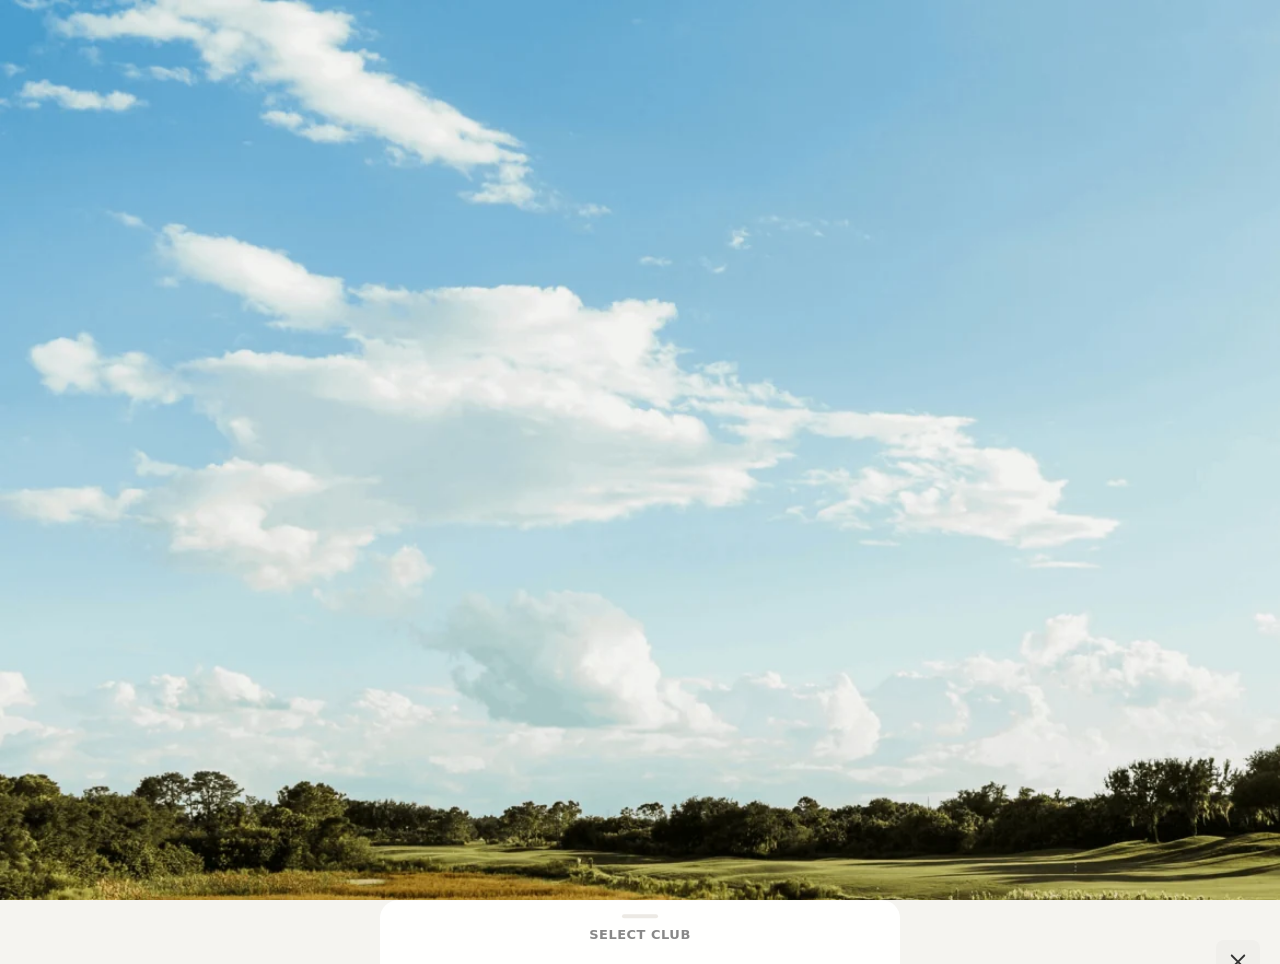
<file: index.html>
<!DOCTYPE html>
<!-- Copyright © 2025 Benjamin Bringgren. All rights reserved. Unauthorised copying or distribution is prohibited. -->
<html lang="en">
<head>
  <meta charset="UTF-8" />
  <meta name="viewport" content="width=device-width, initial-scale=1.0, maximum-scale=1.0, user-scalable=no, viewport-fit=cover" />
  <meta name="apple-mobile-web-app-status-bar-style" content="black-translucent" />
  <title>Golf Shot Planner</title>
  <link rel="stylesheet" href="src/styles.css">
  <link href="https://api.mapbox.com/mapbox-gl-js/v3.10.0/mapbox-gl.css" rel="stylesheet" />
  <script src="https://api.mapbox.com/mapbox-gl-js/v3.10.0/mapbox-gl.js"></script>
</head>
<body>
<div id="appShell">
  <!-- ── Tab bar ──────────────────────────────────────────────────────── -->
  <div class="tab-bar">

    <!-- Home -->
    <button class="tab-btn active" id="tabHome">
      <svg width="24" height="24" viewBox="-2.000 -74.459 116.790 80.459" xmlns="http://www.w3.org/2000/svg">
        <path d="M45.2148 0.830078L67.5781 0.830078L67.5781-23.7305C67.5781-25.5859 66.4062-26.8066 64.502-26.8066L48.291-26.8066C46.4355-26.8066 45.2148-25.5859 45.2148-23.7305ZM13.5742-33.7891C14.7949-33.7891 15.8203-34.4727 16.6992-35.2051L55.127-67.4805C55.5176-67.8223 56.0059-67.9688 56.3965-67.9688C56.7871-67.9688 57.2266-67.8223 57.6172-67.4805L96.0938-35.2051C96.9727-34.4727 97.998-33.7891 99.2188-33.7891C101.611-33.7891 103.027-35.498 103.027-37.3047C103.027-38.2812 102.588-39.3555 101.66-40.1367L61.2793-74.0234C59.7168-75.293 58.0566-75.9277 56.3965-75.9277C54.7363-75.9277 53.0273-75.293 51.5137-74.0234L11.1328-40.1367C10.2051-39.3555 9.76562-38.2812 9.76562-37.3047C9.76562-35.498 11.1816-33.7891 13.5742-33.7891ZM80.8594-55.8105L91.4062-46.9238L91.4062-64.5996C91.4062-66.4551 90.1855-67.627 88.3301-67.627L83.9355-67.627C82.1289-67.627 80.8594-66.4551 80.8594-64.5996ZM30.4199 5.41992L82.3242 5.41992C88.0371 5.41992 91.4062 2.14844 91.4062-3.41797L91.4062-45.8984L84.3262-50.5859L84.3262-5.22461C84.3262-2.92969 83.0566-1.61133 80.8594-1.61133L31.9336-1.61133C29.7363-1.61133 28.418-2.92969 28.418-5.22461L28.418-50.5859L21.3867-45.8984L21.3867-3.41797C21.3867 2.14844 24.7559 5.41992 30.4199 5.41992Z" fill="currentColor"/>
      </svg>
      <span>HOME</span>
    </button>

    <!-- Play -->
    <button class="tab-btn" id="tabPlay">
      <svg width="24" height="24" viewBox="0 0 558 558" fill="none"
           xmlns="http://www.w3.org/2000/svg"
           stroke-linecap="round" stroke-linejoin="round">
        <path d="M139.5 430.52C181.264 456.852 229.628 470.826 279 470.826M279 470.826C328.372 470.826 376.736 456.852 418.5 430.52M279 470.826V540.562M279 401.062C329.872 401.062 378.66 380.854 414.632 344.882C450.604 308.91 470.812 260.122 470.812 209.25C470.812 158.378 450.604 109.59 414.632 73.6181C378.66 37.6463 329.872 17.4375 279 17.4375C228.128 17.4375 179.34 37.6463 143.368 73.6181C107.396 109.59 87.1875 158.378 87.1875 209.25C87.1875 260.122 107.396 308.91 143.368 344.882C179.34 380.854 228.128 401.062 279 401.062Z" stroke="currentColor" stroke-width="32"/>
        <path d="M313.875 270.281C311.563 270.281 309.345 269.363 307.71 267.728C306.075 266.093 305.156 263.875 305.156 261.562C305.156 259.25 306.075 257.032 307.71 255.397C309.345 253.762 311.563 252.844 313.875 252.844M313.875 270.281C316.187 270.281 318.405 269.363 320.04 267.728C321.675 266.093 322.594 263.875 322.594 261.562C322.594 259.25 321.675 257.032 320.04 255.397C318.405 253.762 316.187 252.844 313.875 252.844M279 340.031C276.688 340.031 274.47 339.113 272.835 337.478C271.2 335.843 270.281 333.625 270.281 331.312C270.281 329 271.2 326.782 272.835 325.147C274.47 323.512 276.688 322.594 279 322.594M279 340.031C281.312 340.031 283.53 339.113 285.165 337.478C286.8 335.843 287.719 333.625 287.719 331.312C287.719 329 286.8 326.782 285.165 325.147C283.53 323.512 281.312 322.594 279 322.594M366.188 322.594C363.875 322.594 361.657 321.675 360.022 320.04C358.387 318.405 357.469 316.187 357.469 313.875C357.469 311.563 358.387 309.345 360.022 307.71C361.657 306.075 363.875 305.156 366.188 305.156M366.188 322.594C368.5 322.594 370.718 321.675 372.353 320.04C373.988 318.405 374.906 316.187 374.906 313.875C374.906 311.563 373.988 309.345 372.353 307.71C370.718 306.075 368.5 305.156 366.188 305.156M401.062 252.844C398.75 252.844 396.532 251.925 394.897 250.29C393.262 248.655 392.344 246.437 392.344 244.125C392.344 241.813 393.262 239.595 394.897 237.96C396.532 236.325 398.75 235.406 401.062 235.406M401.062 252.844C403.375 252.844 405.593 251.925 407.228 250.29C408.863 248.655 409.781 246.437 409.781 244.125C409.781 241.813 408.863 239.595 407.228 237.96C405.593 236.325 403.375 235.406 401.062 235.406" stroke="currentColor" stroke-width="32"/>
      </svg>
      <span>PLAY</span>
    </button>

    <!-- My Golf -->
    <button class="tab-btn" id="tabPrepare">
      <svg width="24" height="24" viewBox="-2.000 -74.459 90.910 80.459" xmlns="http://www.w3.org/2000/svg">
        <path d="M19.8242 0.488281L67.0898 0.488281C73.9258 0.488281 77.1484-1.51367 77.1484-5.9082C77.1484-15.9668 64.4531-30.6641 43.457-30.6641C22.5098-30.6641 9.76562-15.9668 9.76562-5.9082C9.76562-1.51367 13.0371 0.488281 19.8242 0.488281ZM17.627-6.10352C17.0898-6.10352 16.7969-6.25 16.7969-6.78711C16.7969-12.5 26.1719-24.0723 43.457-24.0723C60.7422-24.0723 70.1172-12.5 70.1172-6.78711C70.1172-6.25 69.8242-6.10352 69.2871-6.10352ZM43.457-35.1562C52.6855-35.1562 60.2539-43.4082 60.2539-53.3203C60.2539-63.2324 52.7832-70.9961 43.457-70.9961C34.2285-70.9961 26.6602-63.0859 26.6602-53.2227C26.6602-43.3594 34.2773-35.1562 43.457-35.1562ZM43.457-41.6992C38.2812-41.6992 33.6914-46.8262 33.6914-53.2227C33.6914-59.6191 38.1348-64.4043 43.457-64.4043C48.8281-64.4043 53.2227-59.7168 53.2227-53.3203C53.2227-46.9238 48.7305-41.6992 43.457-41.6992Z" fill="currentColor"/>
      </svg>
      <span>MY GOLF</span>
    </button>

  </div>

  <!-- ══ HOME TAB ═════════════════════════════════════════════════════════ -->
  <div class="tab-pane active" id="paneHome">

  <!-- ── Home screen ───────────────────────────────────────────────────────── -->
  <div id="homeScreen">

    <!-- Hero image -->
    <div class="home-hero" id="homeHero">
      <div class="home-hero-overlay"></div>
      <div class="home-hero-title">
        <div class="home-hero-quote" id="heroQuoteText"></div>
        <div class="home-hero-attribution" id="heroQuoteAttrib"></div>
      </div>
    </div>

    <!-- Active round hint banner -->
    <div id="activeRoundBanner"></div>

    <!-- Stats dashboard -->
    <div class="home-stats" id="homeStats">
      <div class="home-stats-header">
        <span class="home-stats-label">MY PERFORMANCE</span>
        <button class="home-stats-viewall" id="homeViewAllBtn" type="button">View all</button>
      </div>
      <div class="home-stats-empty hidden" id="homeStatsEmpty">Play a round to see your stats here.</div>
      <div class="home-stats-body hidden" id="homeStatsBody">
        <div class="home-sparkline-card" id="homeSparkline"></div>
        <div class="home-stat-row" id="homeStatRow"></div>
        <div class="home-insight" id="homeInsight"></div>
        <div class="home-recent-rounds" id="homeRecentRounds"></div>
      </div>
    </div>

  </div><!-- /homeScreen -->

  </div><!-- /paneHome -->

  <!-- ══ PLAY TAB ═════════════════════════════════════════════════════════ -->
  <div class="tab-pane" id="panePlay">

  <!-- ── Play landing (hidden when course is active) ──────────────────────── -->
  <div class="play-hero" id="playHero">
    <img id="playHeroImg" alt="" />
    <svg class="play-hero-cut" viewBox="0 0 375 28" preserveAspectRatio="none" xmlns="http://www.w3.org/2000/svg">
      <path d="M 0 28 C 80 28 180 0 255 3 C 305 5 355 18 375 16 L 375 28 Z" fill="#f5f4f0"/>
    </svg>
  </div>
  <div class="play-landing" id="playLanding">

    <!-- Active round hint banner -->
    <div id="activeRoundBannerPlay"></div>

    <!-- Start a Round card -->
    <div class="home-card">
      <div class="home-card-header">
        <div class="home-card-icon">
          <svg width="22" height="22" viewBox="-2.000 -74.459 93.250 80.459" fill="#444" xmlns="http://www.w3.org/2000/svg"><path d="M15.0879 2.92969C16.8945 2.92969 18.3594 1.46484 18.3594-0.341797L18.3594-20.9961C19.2383-21.4844 22.8516-22.8027 28.2227-22.8027C42.5781-22.8027 51.6602-15.8203 65.1367-15.8203C71.2891-15.8203 73.4375-16.4551 76.4648-17.8223C79.248-19.043 81.0547-21.2402 81.0547-25.0977L81.0547-64.4531C81.0547-66.6504 79.1016-67.9688 76.6113-67.9688C74.707-67.9688 71.1914-66.4062 64.6484-66.4062C51.1719-66.4062 42.0898-73.3887 27.7344-73.3887C21.582-73.3887 19.4336-72.7539 16.4062-71.3867C13.623-70.166 11.7676-67.9688 11.7676-64.0625L11.7676-0.341797C11.7676 1.41602 13.2812 2.92969 15.0879 2.92969ZM65.1367-22.4121C52.5391-22.4121 43.2617-29.3457 28.2227-29.3457C23.877-29.3457 19.9707-28.8086 18.3594-28.0762L18.3594-63.8184C18.8477-64.9902 21.7773-66.7969 27.7344-66.7969C41.2109-66.7969 50.4883-59.8145 64.6484-59.8145C68.9941-59.8145 72.4121-60.3516 74.5117-60.9375L74.5117-25.3906C73.9746-24.1699 71.0938-22.4121 65.1367-22.4121Z"/></svg>
        </div>
        <div class="home-card-arrow"><svg width="10" height="12" viewBox="-2.000 -74.459 61.810 80.459" xmlns="http://www.w3.org/2000/svg"><path d="M52.9297-35.2539C52.9297-36.3281 52.5391-37.3047 51.709-38.1348L21.5332-68.1152C20.8008-68.8965 19.8242-69.2871 18.7012-69.2871C16.4062-69.2871 14.6484-67.5781 14.6484-65.2832C14.6484-64.209 15.1367-63.1836 15.8203-62.4023L43.1152-35.2539L15.8203-8.10547C15.1367-7.32422 14.6484-6.34766 14.6484-5.22461C14.6484-2.92969 16.4062-1.2207 18.7012-1.2207C19.8242-1.2207 20.8008-1.61133 21.5332-2.39258L51.709-32.373C52.5391-33.2031 52.9297-34.1797 52.9297-35.2539Z" fill="currentColor"/></svg></div>
      </div>
      <div class="home-card-title">On the Tee</div>
      <div class="home-card-sub">Select a course and game format</div>
      <button class="home-card-btn home-card-btn-primary" id="homeLaunchCourseBtn" type="button">PLAY GOLF</button>
    </div>

    <!-- Calculator card -->
    <div class="home-card">
      <div class="home-card-header">
        <div class="home-card-icon">
          <svg width="22" height="22" viewBox="-2.000 -74.459 94.670 80.459" xmlns="http://www.w3.org/2000/svg">
            <path d="M56.25 0.390625L73.0957 0.390625C78.3203 0.390625 80.9082-2.24609 80.9082-7.61719L80.9082-24.1211C80.9082-29.4922 78.3203-32.1289 73.0957-32.1289L56.25-32.1289C51.0254-32.1289 48.4375-29.4922 48.4375-24.1211L48.4375-7.61719C48.4375-2.24609 51.0254 0.390625 56.25 0.390625ZM56.3477-5.76172C55.1758-5.76172 54.541-6.39648 54.541-7.56836L54.541-24.1211C54.541-25.3418 55.1758-25.9766 56.3477-25.9766L73.0469-25.9766C74.2188-25.9766 74.8047-25.3418 74.8047-24.1211L74.8047-7.56836C74.8047-6.39648 74.2188-5.76172 73.0469-5.76172ZM17.5781 0.390625L34.4238 0.390625C39.6484 0.390625 42.2363-2.24609 42.2363-7.61719L42.2363-24.1211C42.2363-29.4922 39.6484-32.1289 34.4238-32.1289L17.5781-32.1289C12.3535-32.1289 9.76562-29.4922 9.76562-24.1211L9.76562-7.61719C9.76562-2.24609 12.3535 0.390625 17.5781 0.390625ZM17.627-5.76172C16.5039-5.76172 15.8691-6.39648 15.8691-7.56836L15.8691-24.1211C15.8691-25.3418 16.5039-25.9766 17.627-25.9766L34.3262-25.9766C35.498-25.9766 36.1328-25.3418 36.1328-24.1211L36.1328-7.56836C36.1328-6.39648 35.498-5.76172 34.3262-5.76172ZM56.25-38.3301L73.0957-38.3301C78.3203-38.3301 80.9082-40.918 80.9082-46.2891L80.9082-62.793C80.9082-68.1641 78.3203-70.8008 73.0957-70.8008L56.25-70.8008C51.0254-70.8008 48.4375-68.1641 48.4375-62.793L48.4375-46.2891C48.4375-40.918 51.0254-38.3301 56.25-38.3301ZM56.3477-44.4336C55.1758-44.4336 54.541-45.0684 54.541-46.2891L54.541-62.8418C54.541-64.0137 55.1758-64.6484 56.3477-64.6484L73.0469-64.6484C74.2188-64.6484 74.8047-64.0137 74.8047-62.8418L74.8047-46.2891C74.8047-45.0684 74.2188-44.4336 73.0469-44.4336ZM17.5781-38.3301L34.4238-38.3301C39.6484-38.3301 42.2363-40.918 42.2363-46.2891L42.2363-62.793C42.2363-68.1641 39.6484-70.8008 34.4238-70.8008L17.5781-70.8008C12.3535-70.8008 9.76562-68.1641 9.76562-62.793L9.76562-46.2891C9.76562-40.918 12.3535-38.3301 17.5781-38.3301ZM17.627-44.4336C16.5039-44.4336 15.8691-45.0684 15.8691-46.2891L15.8691-62.8418C15.8691-64.0137 16.5039-64.6484 17.627-64.6484L34.3262-64.6484C35.498-64.6484 36.1328-64.0137 36.1328-62.8418L36.1328-46.2891C36.1328-45.0684 35.498-44.4336 34.3262-44.4336Z" fill="currentColor"/>
          </svg>
        </div>
        <div class="home-card-arrow"><svg width="10" height="12" viewBox="-2.000 -74.459 61.810 80.459" xmlns="http://www.w3.org/2000/svg"><path d="M52.9297-35.2539C52.9297-36.3281 52.5391-37.3047 51.709-38.1348L21.5332-68.1152C20.8008-68.8965 19.8242-69.2871 18.7012-69.2871C16.4062-69.2871 14.6484-67.5781 14.6484-65.2832C14.6484-64.209 15.1367-63.1836 15.8203-62.4023L43.1152-35.2539L15.8203-8.10547C15.1367-7.32422 14.6484-6.34766 14.6484-5.22461C14.6484-2.92969 16.4062-1.2207 18.7012-1.2207C19.8242-1.2207 20.8008-1.61133 21.5332-2.39258L51.709-32.373C52.5391-33.2031 52.9297-34.1797 52.9297-35.2539Z" fill="currentColor"/></svg></div>
      </div>
      <div class="home-card-title">Shot Planner</div>
      <div class="home-card-sub">Calculate carry, wind, and elevation</div>
      <button class="home-card-btn home-card-btn-secondary" id="homeOpenCalcBtn" type="button">OPEN CALCULATOR</button>
    </div>

  </div>

  <!-- ── Calculator view ───────────────────────────────────────────────────── -->
  <div id="calcView">

  <!-- Course bar injected here by JS (playCourseBar) -->

  <!-- Demo hint — shown only when calculator is pre-filled with sample data -->
  <div id="calcDemoBanner" class="hidden">Sample scenario · Set your own distances in My Golf → Bag</div>

  <!-- ── This Hole card (manual mode / no course) ─────────────────────── -->
  <div class="card" id="thisHoleCard">
    <!-- Compact summary hidden — course bar handles it -->
    <div class="hole-compact-summary" id="holeCompactSummary">
      <span id="holeCompactText">—</span>
      <span id="holeCompactConditions" class="hcs-conditions"></span>
      <span id="holeCompactNote"></span>
    </div>

    <!-- Full manual fields — hidden when course is active -->
    <div class="hole-manual-fields">
      <div class="hole-manual-header">
        <div class="card-title">This Hole</div>
        <button class="calc-close-btn hidden" id="calcCloseBtn" type="button"><svg width="18" height="18" viewBox="-2.000 -74.459 84.860 80.459" xmlns="http://www.w3.org/2000/svg"><path d="M64.4043-64.7461L10.8887-11.2305C9.42383-9.76562 9.375-7.17773 10.8887-5.66406C12.4512-4.15039 14.9902-4.15039 16.5039-5.66406L69.9707-59.1309C71.4844-60.6445 71.5332-63.2324 69.9707-64.7461C68.4082-66.2109 65.918-66.2598 64.4043-64.7461ZM69.9707-11.2305L16.5039-64.7461C14.9902-66.2109 12.4023-66.2598 10.8887-64.7461C9.42383-63.1836 9.42383-60.6445 10.8887-59.1309L64.4043-5.66406C65.8691-4.15039 68.457-4.15039 69.9707-5.66406C71.4844-7.22656 71.4844-9.76562 69.9707-11.2305Z" fill="currentColor"/></svg></button>
      </div>
      <div id="parCondGrid">
        <div>
          <label>Par</label>
          <div class="chip-control-row" id="parChipRow">
            <button class="chip-control-btn" data-value="3" type="button">3</button>
            <button class="chip-control-btn active" data-value="4" type="button">4</button>
            <button class="chip-control-btn" data-value="5" type="button">5</button>
          </div>
        </div>
        <div>
          <label>Cond.</label>
          <div class="chip-control-row" id="condChipRow">
            <button class="chip-control-btn active" data-value="soft" type="button">Soft</button>
            <button class="chip-control-btn" data-value="firm" type="button">Firm</button>
          </div>
        </div>
      </div>
      <label for="holeLength">Hole Length (meters)</label>
      <input type="number" id="holeLength" placeholder="e.g. 380" min="50" max="600" />
    </div>

    <!-- Hidden selects for JS compatibility -->
    <select id="parSelect">
      <option value="3">3</option>
      <option value="4" selected>4</option>
      <option value="5">5</option>
    </select>
    <select id="conditions">
      <option value="soft">Soft</option>
      <option value="firm">Firm</option>
    </select>
  </div>

  <!-- ── Wind (collapsible) ────────────────────────────────────────────── -->
  <div class="collapsible" id="windSection">

    <!-- Status bar — hidden until wind fetched -->
    <div class="wind-status-bar" id="windStatusBar">
      <div class="wsb-left">
        <div class="wsb-speed" id="wsbSpeed">—</div>
        <div class="wsb-detail" id="wsbDetail"></div>
      </div>
      <div class="wsb-right">
        <div class="wsb-badge" id="wsbBadge">Active</div>
        <div class="wsb-location" id="wsbLocation"></div>
      </div>
    </div>

    <!-- Collapsed strip -->
    <div class="collapsible-header" id="windToggle">
      <div class="wind-strip">
        <div class="wind-strip-content">
          <div class="wind-strip-label">Weather</div>
          <div class="wind-strip-text" id="windText">Fetch local wind</div>
        </div>
      </div>
      <div class="wind-strip-actions">
        <button class="wind-strip-btn" id="windRefresh" title="Refresh wind" type="button">
          <svg width="20" height="20" viewBox="-2.000 -74.459 85.830 80.459" fill="currentColor" xmlns="http://www.w3.org/2000/svg"><path d="M40.918 1.75781C59.7656 1.75781 75-13.5254 75-32.373C75-34.3262 73.3887-35.8887 71.4844-35.8887C69.5801-35.8887 67.9688-34.3262 67.9688-32.373C67.9688-17.4316 55.8594-5.37109 40.918-5.37109C25.9766-5.37109 13.8672-17.4316 13.8672-32.373C13.8672-47.3145 25.9766-59.4238 40.918-59.4238C44.0918-59.4238 47.1191-58.9355 49.9512-57.9102C52.1973-57.0312 54.8828-58.3008 54.8828-61.084C54.8828-63.3789 53.1738-64.1113 52.0508-64.502C48.584-65.7715 44.8242-66.4062 40.918-66.4062C22.0703-66.4062 6.83594-51.1719 6.83594-32.3242C6.83594-13.5254 22.0703 1.75781 40.918 1.75781ZM50.6836-61.6699L37.4512-48.6816C36.7676-48.0469 36.4746-47.1191 36.4746-46.2402C36.4746-44.2383 37.9883-42.7246 39.8926-42.7246C41.0156-42.7246 41.7969-43.1152 42.4316-43.7012L57.8613-59.1309C58.5449-59.8145 58.8867-60.6445 58.8867-61.6699C58.8867-62.5977 58.4961-63.5254 57.8613-64.1602L42.4316-79.7852C41.7969-80.4199 40.9668-80.8594 39.8926-80.8594C37.9883-80.8594 36.4746-79.248 36.4746-77.2461C36.4746-76.3184 36.7676-75.3906 37.4023-74.7559Z"/></svg>
        </button>
        <button class="wind-strip-btn" id="windLockStrip" type="button" aria-label="Lock wind direction">
          <svg id="windLockIcon" width="20" height="20" viewBox="-2.000 -74.459 72.410 80.459" fill="currentColor" xmlns="http://www.w3.org/2000/svg"><path d="M12.9883 9.13086C15.0391 9.13086 17.1875 7.95898 18.8477 6.39648L33.0566-7.22656C33.5449-7.71484 33.8867-7.95898 34.1797-7.95898C34.5215-7.95898 34.8633-7.71484 35.3516-7.22656L49.5117 6.39648C51.2207 7.95898 53.3203 9.13086 55.3711 9.13086C58.3496 9.13086 60.5957 6.39648 60.5957 3.56445C60.5957 1.80664 59.8145-0.146484 58.8867-2.63672L40.0879-51.5137C38.623-55.3223 36.6211-56.8359 34.1797-56.8359C31.7871-56.8359 29.7363-55.3223 28.2715-51.5137L9.47266-2.63672C8.54492-0.146484 7.8125 1.80664 7.8125 3.56445C7.8125 6.39648 10.0098 9.13086 12.9883 9.13086ZM15.8203-0.439453C15.7227-0.585938 15.6738-0.732422 15.7715-1.02539L33.6426-47.0215C33.7402-47.3145 33.9355-47.5586 34.1797-47.5586C34.4727-47.5586 34.6191-47.2656 34.7168-47.0215L52.5879-1.02539C52.6855-0.732422 52.6855-0.537109 52.5391-0.439453C52.4414-0.390625 52.2949-0.244141 52.0508-0.488281L37.4512-13.7695C36.2305-14.8926 35.2539-15.4785 34.1797-15.4785C33.1543-15.4785 32.1289-14.8926 30.957-13.7695L16.3086-0.488281C16.2109-0.390625 15.9668-0.244141 15.8203-0.439453ZM34.1797-61.3281C36.2793-61.3281 37.6953-62.8418 37.6953-65.0879L37.6953-81.0547C37.6953-83.3496 36.2793-84.8145 34.1797-84.8145C32.0801-84.8145 30.6641-83.3496 30.6641-81.0547L30.6641-65.0879C30.6641-62.8418 32.0801-61.3281 34.1797-61.3281Z"/></svg>
        </button>
        <div class="wind-toggle-wrap" id="windToggleWrap">
          <label class="wind-toggle">
            <input type="checkbox" id="windEnabled" checked>
            <span class="wind-toggle-slider"></span>
          </label>
        </div>
        <span class="col-chevron">▼</span>
      </div>
    </div>
    <div id="windLockHint">
      Point phone toward the hole, then tap the compass again to lock
    </div>

    <!-- Conditions — shown here when course is active, strip handles it otherwise -->
    <div id="weatherCondRow">
      <span class="weather-cond-label">Conditions</span>
      <div class="chip-control-row" id="condChipRowWeather">
        <button class="chip-control-btn active" data-value="soft" type="button">Soft</button>
        <button class="chip-control-btn" data-value="firm" type="button">Firm</button>
      </div>
    </div>

    <!-- Expanded body -->
    <div class="collapsible-body">
      <div class="wind-offline-msg" id="windOfflineMsg"></div>
      <div class="wind-manual-entry" id="windManualEntry">
        <div class="wind-manual-field">
          <label>Speed (m/s)</label>
          <input type="number" id="windManualSpeed" min="0" max="30" step="0.5" placeholder="e.g. 5"/>
        </div>
        <div class="wind-manual-field">
          <label>From direction</label>
          <select id="windManualDir">
            <option value="0">N (0°)</option>
            <option value="45">NE (45°)</option>
            <option value="90">E (90°)</option>
            <option value="135">SE (135°)</option>
            <option value="180">S (180°)</option>
            <option value="225">SW (225°)</option>
            <option value="270">W (270°)</option>
            <option value="315">NW (315°)</option>
          </select>
        </div>
        <button class="wind-manual-apply" id="windManualApply" type="button">Set wind</button>
      </div>

      <div class="compass-section" id="compassSection">
        <div class="compass-location" id="compassLocation"></div>

        <!-- Lock prompt — shown when wind fetched but no hole direction locked -->
        <div id="windLockPrompt">
          <div class="wind-lock-prompt-icon">
            <svg width="18" height="18" viewBox="-2.000 -74.459 72.410 80.459" xmlns="http://www.w3.org/2000/svg">
              <path d="M12.9883 9.13086C15.0391 9.13086 17.1875 7.95898 18.8477 6.39648L33.0566-7.22656C33.5449-7.71484 33.8867-7.95898 34.1797-7.95898C34.5215-7.95898 34.8633-7.71484 35.3516-7.22656L49.5117 6.39648C51.2207 7.95898 53.3203 9.13086 55.3711 9.13086C58.3496 9.13086 60.5957 6.39648 60.5957 3.56445C60.5957 1.80664 59.8145-0.146484 58.8867-2.63672L40.0879-51.5137C38.623-55.3223 36.6211-56.8359 34.1797-56.8359C31.7871-56.8359 29.7363-55.3223 28.2715-51.5137L9.47266-2.63672C8.54492-0.146484 7.8125 1.80664 7.8125 3.56445C7.8125 6.39648 10.0098 9.13086 12.9883 9.13086ZM15.8203-0.439453C15.7227-0.585938 15.6738-0.732422 15.7715-1.02539L33.6426-47.0215C33.7402-47.3145 33.9355-47.5586 34.1797-47.5586C34.4727-47.5586 34.6191-47.2656 34.7168-47.0215L52.5879-1.02539C52.6855-0.732422 52.6855-0.537109 52.5391-0.439453C52.4414-0.390625 52.2949-0.244141 52.0508-0.488281L37.4512-13.7695C36.2305-14.8926 35.2539-15.4785 34.1797-15.4785C33.1543-15.4785 32.1289-14.8926 30.957-13.7695L16.3086-0.488281C16.2109-0.390625 15.9668-0.244141 15.8203-0.439453ZM34.1797-61.3281C36.2793-61.3281 37.6953-62.8418 37.6953-65.0879L37.6953-81.0547C37.6953-83.3496 36.2793-84.8145 34.1797-84.8145C32.0801-84.8145 30.6641-83.3496 30.6641-81.0547L30.6641-65.0879C30.6641-62.8418 32.0801-61.3281 34.1797-61.3281Z" fill="#888"/>
            </svg>
          </div>
          <div>
            <div class="wind-lock-prompt-title">Lock hole direction to see wind breakdown</div>
            <div class="wind-lock-prompt-sub">Tap the compass button above to point toward the hole</div>
          </div>
        </div>

        <!-- Compass/wind-view — shown while locking direction or after lock -->
        <div id="windCompassWrap">
          <div class="compass-svg-wrap" id="compassSvgWrap">
            <svg id="compassSvg" viewBox="-80 -145 160 300" width="150" height="280">
              <defs>
                <!-- Green fill — userSpaceOnUse so coords match source SVG paths inside the landscape group -->
                <radialGradient id="wcGreen" cx="0" cy="0" r="1" gradientUnits="userSpaceOnUse" gradientTransform="translate(643.888 345.382) scale(632.098 220.24)">
                  <stop stop-color="#C4D2A7"/>
                  <stop offset="0.55" stop-color="#ABBB86"/>
                  <stop offset="1" stop-color="#8A9D6A"/>
                </radialGradient>
                <!-- Inner highlight -->
                <radialGradient id="wcGreenInner" cx="0" cy="0" r="1" gradientUnits="userSpaceOnUse" gradientTransform="translate(555 335) scale(400 110)">
                  <stop stop-color="#DDE6C0" stop-opacity="0.9"/>
                  <stop offset="1" stop-color="#DDE6C0" stop-opacity="0"/>
                </radialGradient>
                <!-- Ground ellipse (objectBoundingBox — compass coords) -->
                <radialGradient id="wcGroundShade" cx="50%" cy="50%" r="60%">
                  <stop offset="0%"   stop-color="#e2e6d6"/>
                  <stop offset="100%" stop-color="#ced4be"/>
                </radialGradient>
                <!-- Clips inner green details to the green outline shape -->
                <mask id="wcMask" maskUnits="userSpaceOnUse" x="179" y="209" width="930" height="325">
                  <path d="M180 378C170 318 245 256 365 232C495 206 645 202 790 222C905 238 1018 272 1080 318C1112 342 1116 376 1098 406C1080 432 1042 450 992 460C928 472 858 486 790 500C722 514 656 528 588 532C522 536 460 530 410 518C360 506 320 492 270 470C218 448 188 418 188 388C188 384 188 381 180 378Z" fill="white"/>
                </mask>
              </defs>
              <!-- Scene: translate(-96,-125.5) scale(0.15) — green centre (640,370)→(0,−70) -->
              <g transform="translate(-96,-125.5) scale(0.15)">
                <!-- Clouds -->
                <path d="M270 185C244 185 224 197 216 215C204 212 188 218 182 230C176 242 180 254 194 258H394C410 258 422 248 422 234C422 222 412 212 400 210C396 196 380 188 364 188C332 188 304 185 270 185Z" fill="#DCDCDC"/>
                <path d="M915 160C893 160 877 170 871 184C861 182 849 187 845 196C841 206 843 216 855 218H1013C1027 218 1037 210 1037 198C1037 188 1027 180 1015 178C1013 166 999 160 985 160C963 160 939 160 915 160Z" fill="#DCDCDC"/>
                <!-- Green fill -->
                <path d="M180 378C170 318 245 256 365 232C495 206 645 202 790 222C905 238 1018 272 1080 318C1112 342 1116 376 1098 406C1080 432 1042 450 992 460C928 472 858 486 790 500C722 514 656 528 588 532C522 536 460 530 410 518C360 506 320 492 270 470C218 448 188 418 188 388C188 384 188 381 180 378Z" fill="url(#wcGreen)"/>
                <!-- Inner details clipped to green shape -->
                <g mask="url(#wcMask)">
                  <path d="M555 445C775.914 445 955 395.751 955 335C955 274.249 775.914 225 555 225C334.086 225 155 274.249 155 335C155 395.751 334.086 445 555 445Z" fill="url(#wcGreenInner)"/>
                  <path opacity="0.18" d="M780 570C967.777 570 1120 543.137 1120 510C1120 476.863 967.777 450 780 450C592.223 450 440 476.863 440 510C440 543.137 592.223 570 780 570Z" fill="#7E9265"/>
                  <g opacity="0.06">
                    <path d="M610 356C847.482 356 1040 353.314 1040 350C1040 346.686 847.482 344 610 344C372.518 344 180 346.686 180 350C180 353.314 372.518 356 610 356Z" fill="#4F6238"/>
                    <path d="M610 396C847.482 396 1040 393.314 1040 390C1040 386.686 847.482 384 610 384C372.518 384 180 386.686 180 390C180 393.314 372.518 396 610 396Z" fill="#4F6238"/>
                    <path d="M610 436C847.482 436 1040 433.314 1040 430C1040 426.686 847.482 424 610 424C372.518 424 180 426.686 180 430C180 433.314 372.518 436 610 436Z" fill="#4F6238"/>
                    <path d="M610 476C847.482 476 1040 473.314 1040 470C1040 466.686 847.482 464 610 464C372.518 464 180 466.686 180 470C180 473.314 372.518 476 610 476Z" fill="#4F6238"/>
                  </g>
                  <path opacity="0.55" fill="none" d="M250 396C310 308 470 256 640 256C800 258 930 294 1030 344C1062 360 1086 378 1100 394" stroke="#7E9265" stroke-width="2.5" stroke-linecap="round"/>
                  <path opacity="0.35" fill="none" d="M180 378C170 318 245 256 365 232C495 206 645 202 790 222C905 238 1018 272 1080 318C1112 342 1116 376 1098 406C1080 432 1042 450 992 460C928 472 858 486 790 500C722 514 656 528 588 532C522 536 460 530 410 518C360 506 320 492 270 470C218 448 188 418 188 388C188 384 188 381 180 378Z" stroke="#7E9265" stroke-width="10"/>
                </g>
                <!-- Green bottom shadow -->
                <path opacity="0.32" d="M230 470C320 500 430 520 550 530C660 538 770 536 870 524C960 512 1040 490 1090 460C1050 498 980 520 880 532C780 544 670 544 580 538C480 530 380 518 300 494C272 486 248 478 230 470Z" fill="#788A5D"/>
              </g>
              <!-- Flagpole -->
              <line x1="0" y1="-83" x2="0" y2="-100" stroke="#1a1a1a" stroke-width="3.5" stroke-linecap="round"/>
              <!-- Flag (SF Symbol) -->
              <path d="M15.0879 2.92969C16.8945 2.92969 18.3594 1.46484 18.3594-0.341797L18.3594-20.9961C19.2383-21.4844 22.8516-22.8027 28.2227-22.8027C42.5781-22.8027 51.6602-15.8203 65.1367-15.8203C71.2891-15.8203 73.4375-16.4551 76.4648-17.8223C79.248-19.043 81.0547-21.2402 81.0547-25.0977L81.0547-64.4531C81.0547-66.6504 79.1016-67.9688 76.6113-67.9688C74.707-67.9688 71.1914-66.4062 64.6484-66.4062C51.1719-66.4062 42.0898-73.3887 27.7344-73.3887C21.582-73.3887 19.4336-72.7539 16.4062-71.3867C13.623-70.166 11.7676-67.9688 11.7676-64.0625L11.7676-0.341797C11.7676 1.41602 13.2812 2.92969 15.0879 2.92969ZM65.1367-22.4121C52.5391-22.4121 43.2617-29.3457 28.2227-29.3457C23.877-29.3457 19.9707-28.8086 18.3594-28.0762L18.3594-63.8184C18.8477-64.9902 21.7773-66.7969 27.7344-66.7969C41.2109-66.7969 50.4883-59.8145 64.6484-59.8145C68.9941-59.8145 72.4121-60.3516 74.5117-60.9375L74.5117-25.3906C73.9746-24.1699 71.0938-22.4121 65.1367-22.4121Z" fill="#1a1a1a" transform="translate(-8.3,-101.6) scale(0.55)"/>
              <!-- Pin circle -->
              <circle cx="0" cy="-83" r="5.5" fill="#1a1a1a"/>
              <!-- Dashed shot line -->
              <line x1="0" y1="-77" x2="0" y2="66" stroke="#c8c5be" stroke-width="2" stroke-dasharray="6,5" stroke-linecap="round"/>
              <!-- Ground -->
              <ellipse cx="0"  cy="119" rx="54" ry="8"  fill="url(#wcGroundShade)"/>
              <ellipse cx="-4" cy="117" rx="38" ry="5"  fill="#ecefe0" opacity="0.55"/>
              <g fill="none" stroke-linecap="round">
                <path d="M-36,113 C-36,107 -37,103 -40,98"  stroke="#7e9869" stroke-width="0.5"/>
                <path d="M-30,113 C-29,107 -28,102 -27,98"  stroke="#7e9869" stroke-width="0.5"/>
                <path d="M-24,113 C-23,108 -21,104 -19,100" stroke="#9bb286" stroke-width="0.4"/>
                <path d="M24,113  C24,107  23,103  21,98"   stroke="#7e9869" stroke-width="0.5"/>
                <path d="M30,113  C31,107  32,103  33,98"   stroke="#7e9869" stroke-width="0.5"/>
                <path d="M36,113  C37,108  39,104  41,100"  stroke="#9bb286" stroke-width="0.4"/>
              </g>
              <!-- Golfer -->
              <path d="M19.8242 0.488281L67.0898 0.488281C73.9258 0.488281 77.1484-1.51367 77.1484-5.9082C77.1484-15.9668 64.4531-30.6641 43.457-30.6641C22.5098-30.6641 9.76562-15.9668 9.76562-5.9082C9.76562-1.51367 13.0371 0.488281 19.8242 0.488281ZM17.627-6.10352C17.0898-6.10352 16.7969-6.25 16.7969-6.78711C16.7969-12.5 26.1719-24.0723 43.457-24.0723C60.7422-24.0723 70.1172-12.5 70.1172-6.78711C70.1172-6.25 69.8242-6.10352 69.2871-6.10352ZM43.457-35.1562C52.6855-35.1562 60.2539-43.4082 60.2539-53.3203C60.2539-63.2324 52.7832-70.9961 43.457-70.9961C34.2285-70.9961 26.6602-63.0859 26.6602-53.2227C26.6602-43.3594 34.2773-35.1562 43.457-35.1562ZM43.457-41.6992C38.2812-41.6992 33.6914-46.8262 33.6914-53.2227C33.6914-59.6191 38.1348-64.4043 43.457-64.4043C48.8281-64.4043 53.2227-59.7168 53.2227-53.3203C53.2227-46.9238 48.7305-41.6992 43.457-41.6992Z" fill="#1a1a1a" transform="translate(-26.1,111.2) scale(0.60)"/>
              <!-- Wind: source arrow mapped via matrix(0,0.30,−0.30,0,216,−192.5) = 90° CCW + scale 0.30, tip (505,720)→(0,−41) -->
              <g id="wcrWind" transform="rotate(0,0,-14)">
                <g id="wcrWindColor" stroke="#c0392b" fill="#c0392b">
                  <path transform="matrix(0,0.30,-0.30,0,216,-192.5)" fill="none" stroke-linecap="round" stroke-width="11" d="M110 720H465"/>
                  <path transform="matrix(0,0.30,-0.30,0,216,-192.5)" stroke="none" d="M455 698L505 720L455 742L470 720L455 698Z"/>
                </g>
              </g>
            </svg>
          </div>
          <div class="compass-display-wrap">
            <div class="compass-deg-display" id="compassDegDisplay">0°</div>
            <div class="compass-deg-label" id="compassDegLabel">North</div>
            <div class="wind-live-pill" id="compassLiveBadge">
              <div class="wind-live-dot"></div>
              LIVE
            </div>
          </div>
        </div>

        <!-- Stat grid — always visible once wind is fetched -->
        <div id="windStatGrid">

          <div class="wind-stat-inner">
            <div class="wind-stat-cell">
              <span class="wbr-label">Headwind / Tailwind</span>
              <span class="wbr-val" id="wbrHead">—</span>
            </div>
            <div class="wind-stat-cell">
              <span class="wbr-label">Crosswind</span>
              <span class="wbr-val" id="wbrCross">—</span>
            </div>
            <div class="wind-stat-cell">
              <span class="wbr-label">Gusts</span>
              <span class="wbr-val" id="wbrGusts">—</span>
            </div>
            <div class="wind-stat-cell">
              <span class="wbr-label">Carry effect</span>
              <span class="wbr-val" id="wbrEffect">—</span>
            </div>
            <div class="wind-stat-cell">
              <span class="wbr-label">Temperature · carry</span>
              <span class="wbr-val" id="wbrFeelsLike">—</span>
            </div>
            <div class="wind-stat-cell">
              <span class="wbr-label">Rain chance</span>
              <span class="wbr-val" id="wbrRain">—</span>
            </div>
          </div>
        </div>

      </div>

    </div><!-- /collapsible-body -->

  </div><!-- /windSection -->

  <!-- ── GPS tiles ──────────────────────────────────────────────────────── -->
  <div id="gpsSection">
    <div class="gps-section-label">GPS tracking</div>
    <div class="gps-row" id="gpsTileRow">
      <div class="gps-tile" id="gpsTeeBtn">
        <div class="gps-tile-indicator idle" id="gpsTeeIndicator"></div>
        <div>
          <div class="gps-tile-label">Tee location</div>
          <div class="gps-tile-status" id="gpsTeeStatus">Tap to mark</div>
        </div>
      </div>
      <div class="gps-tile" id="gpsBallBtn">
        <div class="gps-tile-indicator idle" id="gpsBallIndicator"></div>
        <div class="gps-tile-inner">
          <div class="gps-tile-label">Ball position</div>
          <div class="gps-tile-status" id="gpsBallStatus">Mark tee first</div>
        </div>
        <div class="gps-tile-dist" id="gpsBallDist"></div>
      </div>
      <span class="gps-reset-link" id="gpsReset">Reset</span>
    </div>
    <div class="gps-warning" id="gpsWarning"></div>
  </div>


  <!-- ── Calculate + output ────────────────────────────────────────────── -->
  <!-- Focus strip — shown during active round when history data exists -->
  <div id="playFocusStrip" class="hidden"></div>

  <div id="bagCompleteHint">
    <span>Complete your bag for better accuracy</span>
    <button type="button" id="bagCompleteHintBtn">My Golf › Bag →</button>
  </div>
  <button id="calcButton">Calculate Shot Plan</button>
  <div id="playBodyPad">
    <div class="result" id="output"></div>
    <div class="recalc-link" id="recalcLink"><a id="recalcAnchor">↺ Recalculate</a></div>
  </div>
  <div class="play-action-row" id="playActionRow">
    <div class="play-hole-nav">
      <button class="phn-chevron" id="playNavPrev" type="button" aria-label="Previous hole"><svg width="20" height="20" viewBox="-2.000 -74.459 61.810 80.459" xmlns="http://www.w3.org/2000/svg"><path d="M4.88281-35.2539C4.88281-34.1797 5.32227-33.2031 6.10352-32.373L36.2793-2.39258C37.0117-1.61133 38.0371-1.2207 39.1602-1.2207C41.4551-1.2207 43.1641-2.92969 43.1641-5.22461C43.1641-6.34766 42.7246-7.32422 41.9922-8.10547L14.7461-35.2539L41.9922-62.4023C42.7246-63.1836 43.1641-64.209 43.1641-65.2832C43.1641-67.5781 41.4551-69.2871 39.1602-69.2871C38.0371-69.2871 37.0117-68.8965 36.2793-68.1152L6.10352-38.1348C5.32227-37.3047 4.88281-36.3281 4.88281-35.2539Z" fill="currentColor"/></svg></button>
      <button class="phn-chevron" id="playNavNext" type="button" aria-label="Next hole"><svg width="20" height="20" viewBox="-2.000 -74.459 61.810 80.459" xmlns="http://www.w3.org/2000/svg"><path d="M52.9297-35.2539C52.9297-36.3281 52.5391-37.3047 51.709-38.1348L21.5332-68.1152C20.8008-68.8965 19.8242-69.2871 18.7012-69.2871C16.4062-69.2871 14.6484-67.5781 14.6484-65.2832C14.6484-64.209 15.1367-63.1836 15.8203-62.4023L43.1152-35.2539L15.8203-8.10547C15.1367-7.32422 14.6484-6.34766 14.6484-5.22461C14.6484-2.92969 16.4062-1.2207 18.7012-1.2207C19.8242-1.2207 20.8008-1.61133 21.5332-2.39258L51.709-32.373C52.5391-33.2031 52.9297-34.1797 52.9297-35.2539Z" fill="currentColor"/></svg></button>
    </div>
  </div>

  <!-- ── Load course button (fixed above tab bar) ──────────────────────── -->
  <button class="load-course-btn" id="loadCourseBtn" type="button">
    <svg width="15" height="15" viewBox="-2.000 -74.459 80.410 80.459" xmlns="http://www.w3.org/2000/svg">
      <path d="M11.0352-7.95898C12.6465-6.39648 14.8926-6.34766 16.5527-7.95898L54.0039-45.4102L62.207-54.248C63.623-55.7129 63.623-57.7148 62.207-59.1309C60.7422-60.5957 58.7402-60.5957 57.2754-59.1309L48.4375-51.0254L10.9863-13.5254C9.32617-11.8652 9.375-9.61914 11.0352-7.95898ZM58.6914-32.5684L58.6914-21.0449C58.6914-18.9941 60.498-17.0898 62.6953-17.0898C64.7949-17.0898 66.6504-18.8477 66.6504-21.2402L66.6504-59.3262C66.6504-61.8164 65.0391-63.5742 62.4023-63.5742L24.3164-63.5742C21.8262-63.5742 20.2148-61.7188 20.2148-59.5703C20.2148-57.4707 22.0703-55.6641 24.1211-55.6641L35.4492-55.6641L59.7656-56.543Z" fill="currentColor"/>
    </svg>
    Load a course
  </button>

  </div><!-- /calcView -->

  </div><!-- /panePlay -->

  <!-- ── Course picker sheet (outside panes — position:fixed) -->
  <div class="course-picker-overlay" id="coursePickerOverlay">
    <div class="course-picker-sheet" id="coursePickerSheet">
      <div class="course-picker-handle"></div>
      <div class="course-picker-title">Select a course</div>
      <div id="coursePickerFormatBar"></div>
      <div id="coursePickerList"></div>
      <button class="course-picker-cancel" id="coursePickerCancel" type="button">Cancel</button>
    </div>
  </div>

  <!-- ══ MY GOLF TAB ═════════════════════════════════════════════════════ -->
  <div class="tab-pane" id="panePrepare">

    <!-- ── Hub ──────────────────────────────────────────────────────────── -->
    <div class="mg-hub" id="mgHub">
      <div class="mg-hub-header">
        <img id="mgHeroImg" alt="" />
        <svg class="play-hero-cut" viewBox="0 0 375 28" preserveAspectRatio="none" xmlns="http://www.w3.org/2000/svg">
          <path d="M 0 28 C 80 28 180 0 255 3 C 305 5 355 18 375 16 L 375 28 Z" fill="#f5f4f0"/>
        </svg>
        <div class="mg-hub-header-overlay">
          <div class="mg-profile-avatar" id="mgAvatar">?</div>
          <div class="mg-hub-header-text">
            <h2 id="mgHubName">My Golf</h2>
            <p id="mgHubSubtitle">Loading…</p>
          </div>
        </div>
      </div>
      <div class="mg-menu-card">
        <div class="mg-menu-row" id="mgNavProfile">
          <div class="mg-menu-icon">
            <svg width="20" height="20" viewBox="-2.000 -74.459 90.910 80.459" xmlns="http://www.w3.org/2000/svg"><path d="M19.8242 0.488281L67.0898 0.488281C73.9258 0.488281 77.1484-1.51367 77.1484-5.9082C77.1484-15.9668 64.4531-30.6641 43.457-30.6641C22.5098-30.6641 9.76562-15.9668 9.76562-5.9082C9.76562-1.51367 13.0371 0.488281 19.8242 0.488281ZM17.627-6.10352C17.0898-6.10352 16.7969-6.25 16.7969-6.78711C16.7969-12.5 26.1719-24.0723 43.457-24.0723C60.7422-24.0723 70.1172-12.5 70.1172-6.78711C70.1172-6.25 69.8242-6.10352 69.2871-6.10352ZM43.457-35.1562C52.6855-35.1562 60.2539-43.4082 60.2539-53.3203C60.2539-63.2324 52.7832-70.9961 43.457-70.9961C34.2285-70.9961 26.6602-63.0859 26.6602-53.2227C26.6602-43.3594 34.2773-35.1562 43.457-35.1562ZM43.457-41.6992C38.2812-41.6992 33.6914-46.8262 33.6914-53.2227C33.6914-59.6191 38.1348-64.4043 43.457-64.4043C48.8281-64.4043 53.2227-59.7168 53.2227-53.3203C53.2227-46.9238 48.7305-41.6992 43.457-41.6992Z" fill="#555"/></svg>
          </div>
          <div>
            <div class="mg-menu-title">Player Profile</div>
            <div class="mg-menu-sub" id="mgProfileSub">Set your name &amp; handicap</div>
          </div>
          <div class="mg-menu-arrow"><svg width="10" height="12" viewBox="-2.000 -74.459 61.810 80.459" xmlns="http://www.w3.org/2000/svg"><path d="M52.9297-35.2539C52.9297-36.3281 52.5391-37.3047 51.709-38.1348L21.5332-68.1152C20.8008-68.8965 19.8242-69.2871 18.7012-69.2871C16.4062-69.2871 14.6484-67.5781 14.6484-65.2832C14.6484-64.209 15.1367-63.1836 15.8203-62.4023L43.1152-35.2539L15.8203-8.10547C15.1367-7.32422 14.6484-6.34766 14.6484-5.22461C14.6484-2.92969 16.4062-1.2207 18.7012-1.2207C19.8242-1.2207 20.8008-1.61133 21.5332-2.39258L51.709-32.373C52.5391-33.2031 52.9297-34.1797 52.9297-35.2539Z" fill="currentColor"/></svg></div>
        </div>
        <div class="mg-menu-row" id="mgNavBag">
          <div class="mg-menu-icon">
            <svg width="20" height="20" viewBox="0 0 478 526" fill="#555" stroke="#555" stroke-width="5" xmlns="http://www.w3.org/2000/svg"><path d="M388.136 24H336.573C321.031 24 308.387 36.6439 308.387 52.1866C308.387 53.0886 308.549 53.9521 308.634 54.8387H308.387V116.516H200.451V77.2585C203.289 78.7079 206.396 79.741 209.718 80.1496L252.199 85.4538C253.355 85.608 254.527 85.6774 255.699 85.6774H264.789C280.324 85.6774 292.968 73.0336 292.968 57.4908V52.1866C292.968 36.6439 280.324 24 264.781 24H213.219C197.676 24 185.032 36.6439 185.032 52.1866C185.032 53.0886 185.194 53.9521 185.279 54.8387H185.032V116.516H169.613V54.8387H169.366C169.451 53.9521 169.613 53.0886 169.613 52.1866C169.613 36.6439 156.969 24 141.426 24H89.8638C74.3211 24 61.6772 36.6439 61.6772 52.1866V57.4908C61.6772 73.0336 74.3211 85.6774 89.8638 85.6774H98.9535C100.125 85.6774 101.29 85.608 102.454 85.4616L144.934 80.1573C148.249 79.7333 151.356 78.7079 154.193 77.2585V116.516H146.484C136.261 116.516 127.664 123.224 124.619 132.437C102.161 135.59 84.8063 154.879 84.8063 178.194V401.774C84.8063 424.649 101.513 443.645 123.355 447.338V448.032C123.355 458.07 129.823 466.551 138.774 469.743V502H323.806V469.743C332.757 466.551 339.226 458.07 339.226 448.032V386.355H346.935C359.687 386.355 370.064 375.978 370.064 363.226V201.323H339.226V139.645C339.226 129.607 332.757 121.127 323.806 117.935V77.2585C326.643 78.7079 329.75 79.741 333.073 80.1496L375.554 85.4538C376.71 85.608 377.882 85.6774 379.054 85.6774H388.144C403.679 85.6774 416.322 73.0336 416.322 57.4908V52.1866C416.322 36.6439 403.679 24 388.136 24ZM213.219 39.4194H264.781C271.82 39.4194 277.548 45.1477 277.548 52.1866V57.4908C277.548 64.5298 271.82 70.2581 264.781 70.2581H255.691C255.159 70.2581 254.635 70.2272 254.103 70.1578L211.63 64.8536C205.262 64.0518 200.451 58.6087 200.451 52.1866C200.451 45.1477 206.18 39.4194 213.219 39.4194ZM123.355 431.518C110.094 428.072 100.226 416.099 100.226 401.774V178.194C100.226 163.869 110.094 151.896 123.355 148.45V431.518ZM143.007 64.8536L100.534 70.1578C100.01 70.2272 99.4778 70.2581 98.9458 70.2581H89.8561C82.8249 70.2581 77.0966 64.5298 77.0966 57.4908V52.1866C77.0966 45.1477 82.8249 39.4194 89.8638 39.4194H141.426C148.465 39.4194 154.193 45.1477 154.193 52.1866C154.193 58.6087 149.383 64.0518 143.007 64.8536ZM138.774 139.645C138.774 135.397 142.236 131.935 146.484 131.935H316.097C320.345 131.935 323.806 135.397 323.806 139.645V162.774H138.774V139.645ZM308.387 486.581H154.193V471.161H308.387V486.581ZM323.806 448.032C323.806 452.28 320.345 455.742 316.097 455.742H146.484C142.236 455.742 138.774 452.28 138.774 448.032V178.194H323.806V201.323H292.968V363.226C292.968 375.978 303.345 386.355 316.097 386.355H323.806V448.032ZM354.645 363.226C354.645 367.474 351.183 370.935 346.935 370.935H316.097C311.849 370.935 308.387 367.474 308.387 363.226V263H354.645V363.226ZM354.645 216.742V247.581H308.387V216.742H354.645ZM400.903 57.4908C400.903 64.5298 395.175 70.2581 388.136 70.2581H379.046C378.514 70.2581 377.99 70.2272 377.458 70.1578L334.985 64.8536C328.617 64.0518 323.806 58.6087 323.806 52.1866C323.806 45.1477 329.535 39.4194 336.573 39.4194H388.136C395.175 39.4194 400.903 45.1477 400.903 52.1866V57.4908Z"/><path d="M303.097 424H287.678V440.968H303.097V424Z"/><path d="M272.258 424H256.839V440.968H272.258V424Z"/><path d="M241.419 424H226V440.968H241.419V424Z"/></svg>
          </div>
          <div>
            <div class="mg-menu-title">My Bag</div>
            <div class="mg-menu-sub" id="mgBagSub">Set up clubs &amp; carries</div>
          </div>
          <div class="mg-menu-arrow"><svg width="10" height="12" viewBox="-2.000 -74.459 61.810 80.459" xmlns="http://www.w3.org/2000/svg"><path d="M52.9297-35.2539C52.9297-36.3281 52.5391-37.3047 51.709-38.1348L21.5332-68.1152C20.8008-68.8965 19.8242-69.2871 18.7012-69.2871C16.4062-69.2871 14.6484-67.5781 14.6484-65.2832C14.6484-64.209 15.1367-63.1836 15.8203-62.4023L43.1152-35.2539L15.8203-8.10547C15.1367-7.32422 14.6484-6.34766 14.6484-5.22461C14.6484-2.92969 16.4062-1.2207 18.7012-1.2207C19.8242-1.2207 20.8008-1.61133 21.5332-2.39258L51.709-32.373C52.5391-33.2031 52.9297-34.1797 52.9297-35.2539Z" fill="currentColor"/></svg></div>
        </div>
        <div class="mg-menu-row" id="mgNavCourses">
          <div class="mg-menu-icon">
            <svg width="20" height="20" viewBox="-2.000 -74.459 95.410 80.459" fill="#555" xmlns="http://www.w3.org/2000/svg"><path d="M10.1562-42.7734C4.24805-40.0391 5.9082-32.0801 12.4512-32.0312L39.209-31.9336C39.6973-31.9336 39.7949-31.7871 39.7949-31.3477L39.8926-4.73633C39.9414 2.00195 47.998 3.27148 50.9277-3.02734L78.5156-62.6953C81.4453-68.9453 76.5137-73.4863 70.2148-70.5566ZM17.9688-38.8672C17.8711-38.8672 17.8223-38.9648 17.9688-39.0137L70.6543-62.9395C70.8008-63.0371 70.8984-62.9883 70.752-62.793L46.7285-10.2051C46.6797-10.0586 46.6309-10.0586 46.6309-10.2051L46.8262-35.8887C46.8262-37.7441 45.5078-39.0625 43.6523-39.0625Z"/></svg>
          </div>
          <div>
            <div class="mg-menu-title">My Courses</div>
            <div class="mg-menu-sub" id="mgCoursesSub">No courses saved yet</div>
          </div>
          <div class="mg-menu-arrow"><svg width="10" height="12" viewBox="-2.000 -74.459 61.810 80.459" xmlns="http://www.w3.org/2000/svg"><path d="M52.9297-35.2539C52.9297-36.3281 52.5391-37.3047 51.709-38.1348L21.5332-68.1152C20.8008-68.8965 19.8242-69.2871 18.7012-69.2871C16.4062-69.2871 14.6484-67.5781 14.6484-65.2832C14.6484-64.209 15.1367-63.1836 15.8203-62.4023L43.1152-35.2539L15.8203-8.10547C15.1367-7.32422 14.6484-6.34766 14.6484-5.22461C14.6484-2.92969 16.4062-1.2207 18.7012-1.2207C19.8242-1.2207 20.8008-1.61133 21.5332-2.39258L51.709-32.373C52.5391-33.2031 52.9297-34.1797 52.9297-35.2539Z" fill="currentColor"/></svg></div>
        </div>
        <div class="mg-menu-row" id="mgNavStats">
          <div class="mg-menu-icon">
            <svg width="20" height="20" viewBox="-2.000 -74.459 122.110 80.459" xmlns="http://www.w3.org/2000/svg"><path d="M88.6719 0.927734L98.6816 0.927734C105.029 0.927734 108.35-2.14844 108.35-8.10547L108.35-62.3535C108.35-68.3105 105.029-71.3867 98.6816-71.3867L88.6719-71.3867C82.3242-71.3867 79.0527-68.3105 79.0527-62.3535L79.0527-8.10547C79.0527-2.14844 82.3242 0.927734 88.6719 0.927734ZM89.9414-5.66406C86.9629-5.66406 85.9863-6.54297 85.9863-9.42383L85.9863-61.0352C85.9863-63.916 86.9629-64.7949 89.9414-64.7949L97.4609-64.7949C100.439-64.7949 101.416-63.916 101.416-61.0352L101.416-9.42383C101.416-6.54297 100.439-5.66406 97.4609-5.66406ZM54.0039 0.927734L64.0625 0.927734C70.4102 0.927734 73.6816-2.14844 73.6816-8.10547L73.6816-51.1719C73.6816-57.1289 70.4102-60.1562 64.0625-60.1562L54.0039-60.1562C47.6562-60.1562 44.3848-57.1289 44.3848-51.1719L44.3848-8.10547C44.3848-2.14844 47.6562 0.927734 54.0039 0.927734ZM55.2734-5.66406C52.2949-5.66406 51.3672-6.54297 51.3672-9.42383L51.3672-49.8047C51.3672-52.6855 52.2949-53.6133 55.2734-53.6133L62.8418-53.6133C65.8203-53.6133 66.748-52.6855 66.748-49.8047L66.748-9.42383C66.748-6.54297 65.8203-5.66406 62.8418-5.66406ZM19.3848 0.927734L29.3945 0.927734C35.7422 0.927734 39.0625-2.14844 39.0625-8.10547L39.0625-39.9414C39.0625-45.8984 35.7422-48.9746 29.3945-48.9746L19.3848-48.9746C13.0371-48.9746 9.76562-45.8984 9.76562-39.9414L9.76562-8.10547C9.76562-2.14844 13.0371 0.927734 19.3848 0.927734ZM20.6543-5.66406C17.6758-5.66406 16.6992-6.54297 16.6992-9.42383L16.6992-38.623C16.6992-41.5039 17.6758-42.3828 20.6543-42.3828L28.1738-42.3828C31.1523-42.3828 32.1289-41.5039 32.1289-38.623L32.1289-9.42383C32.1289-6.54297 31.1523-5.66406 28.1738-5.66406Z" fill="#555"/></svg>
          </div>
          <div>
            <div class="mg-menu-title">My Stats</div>
            <div class="mg-menu-sub" id="mgStatsSub">No rounds saved yet</div>
          </div>
          <div class="mg-menu-arrow"><svg width="10" height="12" viewBox="-2.000 -74.459 61.810 80.459" xmlns="http://www.w3.org/2000/svg"><path d="M52.9297-35.2539C52.9297-36.3281 52.5391-37.3047 51.709-38.1348L21.5332-68.1152C20.8008-68.8965 19.8242-69.2871 18.7012-69.2871C16.4062-69.2871 14.6484-67.5781 14.6484-65.2832C14.6484-64.209 15.1367-63.1836 15.8203-62.4023L43.1152-35.2539L15.8203-8.10547C15.1367-7.32422 14.6484-6.34766 14.6484-5.22461C14.6484-2.92969 16.4062-1.2207 18.7012-1.2207C19.8242-1.2207 20.8008-1.61133 21.5332-2.39258L51.709-32.373C52.5391-33.2031 52.9297-34.1797 52.9297-35.2539Z" fill="currentColor"/></svg></div>
        </div>
      </div>
    </div>

    <!-- ── Player Profile sub-page ─────────────────────────────────── -->
    <div class="mg-sub" id="mgSubProfile">
      <div class="mg-sub-header">
        <button class="mg-back-btn" id="mgBackProfile"><svg width="20" height="20" viewBox="-2.000 -74.459 61.810 80.459" xmlns="http://www.w3.org/2000/svg"><path d="M4.88281-35.2539C4.88281-34.1797 5.32227-33.2031 6.10352-32.373L36.2793-2.39258C37.0117-1.61133 38.0371-1.2207 39.1602-1.2207C41.4551-1.2207 43.1641-2.92969 43.1641-5.22461C43.1641-6.34766 42.7246-7.32422 41.9922-8.10547L14.7461-35.2539L41.9922-62.4023C42.7246-63.1836 43.1641-64.209 43.1641-65.2832C43.1641-67.5781 41.4551-69.2871 39.1602-69.2871C38.0371-69.2871 37.0117-68.8965 36.2793-68.1152L6.10352-38.1348C5.32227-37.3047 4.88281-36.3281 4.88281-35.2539Z" fill="currentColor"/></svg></button>
        <h2>Player Profile</h2>
      </div>
      <div class="mg-profile-spacer"></div>
      <div class="mg-profile-field">
        <label class="mg-profile-label" for="profileName">Name</label>
        <input class="mg-profile-input" id="profileName" type="text" placeholder="e.g. Benjamin" maxlength="40" autocomplete="given-name" />
      </div>
      <div class="mg-profile-field">
        <label class="mg-profile-label" for="profileHandicap">Handicap Index (WHS)</label>
        <input class="mg-profile-input" id="profileHandicap" type="number" placeholder="e.g. 18.4" min="0" max="54" step="0.1" />
        <div class="mg-profile-hint">World Handicap System · range 0.0 – 54.0 · Used to personalise wind calculations</div>
      </div>
      <div class="mg-profile-field">
        <label class="mg-profile-label" for="profileHomeCourse">Home Course</label>
        <input class="mg-profile-input" id="profileHomeCourse" type="text" placeholder="e.g. Eslövs GK" maxlength="60" />
      </div>
      <button class="mg-profile-save-btn" id="mgProfileSaveBtn">Save profile</button>
      <div class="mg-data-transfer-section">
        <div class="mg-section-lbl">Data</div>
        <button class="mg-data-btn" id="mgExportDataBtn">Export all data</button>
        <button class="mg-data-btn mg-data-btn--import" id="mgImportDataBtn">Import data from backup</button>
        <input type="file" id="mgImportFileInput" accept=".json" style="display:none" />
        <div class="mg-profile-hint mg-data-hint">Export creates a backup file you can save to Files or share. Use Import to restore data on a new device or URL.</div>
      </div>
    </div>

    <!-- ── My Bag sub-page ───────────────────────────────────────────── -->
    <div class="mg-sub" id="mgSubBag">
      <div class="mg-sub-header">
        <button class="mg-back-btn" id="mgBackBag"><svg width="20" height="20" viewBox="-2.000 -74.459 61.810 80.459" xmlns="http://www.w3.org/2000/svg"><path d="M4.88281-35.2539C4.88281-34.1797 5.32227-33.2031 6.10352-32.373L36.2793-2.39258C37.0117-1.61133 38.0371-1.2207 39.1602-1.2207C41.4551-1.2207 43.1641-2.92969 43.1641-5.22461C43.1641-6.34766 42.7246-7.32422 41.9922-8.10547L14.7461-35.2539L41.9922-62.4023C42.7246-63.1836 43.1641-64.209 43.1641-65.2832C43.1641-67.5781 41.4551-69.2871 39.1602-69.2871C38.0371-69.2871 37.0117-68.8965 36.2793-68.1152L6.10352-38.1348C5.32227-37.3047 4.88281-36.3281 4.88281-35.2539Z" fill="currentColor"/></svg></button>
        <h2>My Bag</h2>
      </div>
      <div class="mg-section-lbl">Carry distances</div>
      <div class="mg-carry-card" id="mgCarryBars"><!-- populated by JS --></div>
      <div class="mg-edit-btn" id="mgEditBagBtn">Edit clubs &amp; carries ›</div>
      <!-- Edit form (hidden until Edit tapped) -->
      <div id="mgBagEditForm">
        <label for="driverCarry">Driver Carry (m) *</label>
        <input type="number" id="driverCarry" placeholder="e.g. 230" min="100" max="350" />
        <label for="i7Carry">7 Iron Carry (m)</label>
        <input type="number" id="i7Carry" placeholder="e.g. 155 (optional)" min="80" max="220" />
        <label for="pwCarry">PW Carry (m)</label>
        <input type="number" id="pwCarry" placeholder="e.g. 120 (optional)" min="50" max="160" />
        <div class="club-list">
          <strong>Clubs in Bag:</strong>
          <div id="clubContainer"></div>
        </div>
      </div>
    </div>

    <!-- ── My Stats sub-page ─────────────────────────────────────────── -->
    <div class="mg-sub" id="mgSubStats">
      <div class="mg-sub-header">
        <button class="mg-back-btn" id="mgBackStats"><svg width="20" height="20" viewBox="-2.000 -74.459 61.810 80.459" xmlns="http://www.w3.org/2000/svg"><path d="M4.88281-35.2539C4.88281-34.1797 5.32227-33.2031 6.10352-32.373L36.2793-2.39258C37.0117-1.61133 38.0371-1.2207 39.1602-1.2207C41.4551-1.2207 43.1641-2.92969 43.1641-5.22461C43.1641-6.34766 42.7246-7.32422 41.9922-8.10547L14.7461-35.2539L41.9922-62.4023C42.7246-63.1836 43.1641-64.209 43.1641-65.2832C43.1641-67.5781 41.4551-69.2871 39.1602-69.2871C38.0371-69.2871 37.0117-68.8965 36.2793-68.1152L6.10352-38.1348C5.32227-37.3047 4.88281-36.3281 4.88281-35.2539Z" fill="currentColor"/></svg></button>
        <h2>My Stats</h2>
      </div>
      <div class="mg-stats-summary" id="mgStatsSummary"></div>
      <div class="round-filter-row" id="statsRoundFilter"></div>
      <div class="mg-stat-tile-grid" id="mgStatTiles"></div>
      <div class="mg-stat-drilldowns">

        <div class="mg-drilldown-btn" id="mgStatsGotoParType">
          <div class="mg-drilldown-icon">
            <svg width="20" height="20" viewBox="-2.000 -74.459 122.110 80.459" xmlns="http://www.w3.org/2000/svg"><path d="M88.6719 0.927734L98.6816 0.927734C105.029 0.927734 108.35-2.14844 108.35-8.10547L108.35-62.3535C108.35-68.3105 105.029-71.3867 98.6816-71.3867L88.6719-71.3867C82.3242-71.3867 79.0527-68.3105 79.0527-62.3535L79.0527-8.10547C79.0527-2.14844 82.3242 0.927734 88.6719 0.927734ZM89.9414-5.66406C86.9629-5.66406 85.9863-6.54297 85.9863-9.42383L85.9863-61.0352C85.9863-63.916 86.9629-64.7949 89.9414-64.7949L97.4609-64.7949C100.439-64.7949 101.416-63.916 101.416-61.0352L101.416-9.42383C101.416-6.54297 100.439-5.66406 97.4609-5.66406ZM54.0039 0.927734L64.0625 0.927734C70.4102 0.927734 73.6816-2.14844 73.6816-8.10547L73.6816-51.1719C73.6816-57.1289 70.4102-60.1562 64.0625-60.1562L54.0039-60.1562C47.6562-60.1562 44.3848-57.1289 44.3848-51.1719L44.3848-8.10547C44.3848-2.14844 47.6562 0.927734 54.0039 0.927734ZM55.2734-5.66406C52.2949-5.66406 51.3672-6.54297 51.3672-9.42383L51.3672-49.8047C51.3672-52.6855 52.2949-53.6133 55.2734-53.6133L62.8418-53.6133C65.8203-53.6133 66.748-52.6855 66.748-49.8047L66.748-9.42383C66.748-6.54297 65.8203-5.66406 62.8418-5.66406ZM19.3848 0.927734L29.3945 0.927734C35.7422 0.927734 39.0625-2.14844 39.0625-8.10547L39.0625-39.9414C39.0625-45.8984 35.7422-48.9746 29.3945-48.9746L19.3848-48.9746C13.0371-48.9746 9.76562-45.8984 9.76562-39.9414L9.76562-8.10547C9.76562-2.14844 13.0371 0.927734 19.3848 0.927734ZM20.6543-5.66406C17.6758-5.66406 16.6992-6.54297 16.6992-9.42383L16.6992-38.623C16.6992-41.5039 17.6758-42.3828 20.6543-42.3828L28.1738-42.3828C31.1523-42.3828 32.1289-41.5039 32.1289-38.623L32.1289-9.42383C32.1289-6.54297 31.1523-5.66406 28.1738-5.66406Z" fill="#555"/></svg>
          </div>
          <div class="mg-drilldown-text">
            <div class="mg-drilldown-title">Scoring &amp; Putting</div>
            <div class="mg-drilldown-sub" id="mgDrillParSub"></div>
          </div>
          <div class="mg-drilldown-arrow"><svg width="10" height="12" viewBox="-2.000 -74.459 61.810 80.459" xmlns="http://www.w3.org/2000/svg"><path d="M52.9297-35.2539C52.9297-36.3281 52.5391-37.3047 51.709-38.1348L21.5332-68.1152C20.8008-68.8965 19.8242-69.2871 18.7012-69.2871C16.4062-69.2871 14.6484-67.5781 14.6484-65.2832C14.6484-64.209 15.1367-63.1836 15.8203-62.4023L43.1152-35.2539L15.8203-8.10547C15.1367-7.32422 14.6484-6.34766 14.6484-5.22461C14.6484-2.92969 16.4062-1.2207 18.7012-1.2207C19.8242-1.2207 20.8008-1.61133 21.5332-2.39258L51.709-32.373C52.5391-33.2031 52.9297-34.1797 52.9297-35.2539Z" fill="currentColor"/></svg></div>
        </div>

        <div class="mg-drilldown-btn" id="mgStatsGotoBaseline">
          <div class="mg-drilldown-icon">
            <svg width="18" height="18" viewBox="-2.000 -74.459 94.670 80.459" xmlns="http://www.w3.org/2000/svg"><path d="M56.25 0.390625L73.0957 0.390625C78.3203 0.390625 80.9082-2.24609 80.9082-7.61719L80.9082-24.1211C80.9082-29.4922 78.3203-32.1289 73.0957-32.1289L56.25-32.1289C51.0254-32.1289 48.4375-29.4922 48.4375-24.1211L48.4375-7.61719C48.4375-2.24609 51.0254 0.390625 56.25 0.390625ZM56.3477-5.76172C55.1758-5.76172 54.541-6.39648 54.541-7.56836L54.541-24.1211C54.541-25.3418 55.1758-25.9766 56.3477-25.9766L73.0469-25.9766C74.2188-25.9766 74.8047-25.3418 74.8047-24.1211L74.8047-7.56836C74.8047-6.39648 74.2188-5.76172 73.0469-5.76172ZM17.5781 0.390625L34.4238 0.390625C39.6484 0.390625 42.2363-2.24609 42.2363-7.61719L42.2363-24.1211C42.2363-29.4922 39.6484-32.1289 34.4238-32.1289L17.5781-32.1289C12.3535-32.1289 9.76562-29.4922 9.76562-24.1211L9.76562-7.61719C9.76562-2.24609 12.3535 0.390625 17.5781 0.390625ZM17.627-5.76172C16.5039-5.76172 15.8691-6.39648 15.8691-7.56836L15.8691-24.1211C15.8691-25.3418 16.5039-25.9766 17.627-25.9766L34.3262-25.9766C35.498-25.9766 36.1328-25.3418 36.1328-24.1211L36.1328-7.56836C36.1328-6.39648 35.498-5.76172 34.3262-5.76172ZM56.25-38.3301L73.0957-38.3301C78.3203-38.3301 80.9082-40.918 80.9082-46.2891L80.9082-62.793C80.9082-68.1641 78.3203-70.8008 73.0957-70.8008L56.25-70.8008C51.0254-70.8008 48.4375-68.1641 48.4375-62.793L48.4375-46.2891C48.4375-40.918 51.0254-38.3301 56.25-38.3301ZM56.3477-44.4336C55.1758-44.4336 54.541-45.0684 54.541-46.2891L54.541-62.8418C54.541-64.0137 55.1758-64.6484 56.3477-64.6484L73.0469-64.6484C74.2188-64.6484 74.8047-64.0137 74.8047-62.8418L74.8047-46.2891C74.8047-45.0684 74.2188-44.4336 73.0469-44.4336ZM17.5781-38.3301L34.4238-38.3301C39.6484-38.3301 42.2363-40.918 42.2363-46.2891L42.2363-62.793C42.2363-68.1641 39.6484-70.8008 34.4238-70.8008L17.5781-70.8008C12.3535-70.8008 9.76562-68.1641 9.76562-62.793L9.76562-46.2891C9.76562-40.918 12.3535-38.3301 17.5781-38.3301ZM17.627-44.4336C16.5039-44.4336 15.8691-45.0684 15.8691-46.2891L15.8691-62.8418C15.8691-64.0137 16.5039-64.6484 17.627-64.6484L34.3262-64.6484C35.498-64.6484 36.1328-64.0137 36.1328-62.8418L36.1328-46.2891C36.1328-45.0684 35.498-44.4336 34.3262-44.4336Z" fill="#555"/></svg>
          </div>
          <div class="mg-drilldown-text">
            <div class="mg-drilldown-title">Personal baseline</div>
            <div class="mg-drilldown-sub" id="mgDrillBaselineSub"></div>
          </div>
          <div class="mg-drilldown-arrow"><svg width="10" height="12" viewBox="-2.000 -74.459 61.810 80.459" xmlns="http://www.w3.org/2000/svg"><path d="M52.9297-35.2539C52.9297-36.3281 52.5391-37.3047 51.709-38.1348L21.5332-68.1152C20.8008-68.8965 19.8242-69.2871 18.7012-69.2871C16.4062-69.2871 14.6484-67.5781 14.6484-65.2832C14.6484-64.209 15.1367-63.1836 15.8203-62.4023L43.1152-35.2539L15.8203-8.10547C15.1367-7.32422 14.6484-6.34766 14.6484-5.22461C14.6484-2.92969 16.4062-1.2207 18.7012-1.2207C19.8242-1.2207 20.8008-1.61133 21.5332-2.39258L51.709-32.373C52.5391-33.2031 52.9297-34.1797 52.9297-35.2539Z" fill="currentColor"/></svg></div>
        </div>

        <div class="mg-drilldown-btn" id="mgStatsGotoStrokeLoss">
          <div class="mg-drilldown-icon">
            <svg width="20" height="20" viewBox="-2.000 -74.459 122.110 80.459" xmlns="http://www.w3.org/2000/svg"><path d="M88.6719 0.927734L98.6816 0.927734C105.029 0.927734 108.35-2.14844 108.35-8.10547L108.35-62.3535C108.35-68.3105 105.029-71.3867 98.6816-71.3867L88.6719-71.3867C82.3242-71.3867 79.0527-68.3105 79.0527-62.3535L79.0527-8.10547C79.0527-2.14844 82.3242 0.927734 88.6719 0.927734ZM89.9414-5.66406C86.9629-5.66406 85.9863-6.54297 85.9863-9.42383L85.9863-61.0352C85.9863-63.916 86.9629-64.7949 89.9414-64.7949L97.4609-64.7949C100.439-64.7949 101.416-63.916 101.416-61.0352L101.416-9.42383C101.416-6.54297 100.439-5.66406 97.4609-5.66406ZM54.0039 0.927734L64.0625 0.927734C70.4102 0.927734 73.6816-2.14844 73.6816-8.10547L73.6816-51.1719C73.6816-57.1289 70.4102-60.1562 64.0625-60.1562L54.0039-60.1562C47.6562-60.1562 44.3848-57.1289 44.3848-51.1719L44.3848-8.10547C44.3848-2.14844 47.6562 0.927734 54.0039 0.927734ZM55.2734-5.66406C52.2949-5.66406 51.3672-6.54297 51.3672-9.42383L51.3672-49.8047C51.3672-52.6855 52.2949-53.6133 55.2734-53.6133L62.8418-53.6133C65.8203-53.6133 66.748-52.6855 66.748-49.8047L66.748-9.42383C66.748-6.54297 65.8203-5.66406 62.8418-5.66406ZM19.3848 0.927734L29.3945 0.927734C35.7422 0.927734 39.0625-2.14844 39.0625-8.10547L39.0625-39.9414C39.0625-45.8984 35.7422-48.9746 29.3945-48.9746L19.3848-48.9746C13.0371-48.9746 9.76562-45.8984 9.76562-39.9414L9.76562-8.10547C9.76562-2.14844 13.0371 0.927734 19.3848 0.927734ZM20.6543-5.66406C17.6758-5.66406 16.6992-6.54297 16.6992-9.42383L16.6992-38.623C16.6992-41.5039 17.6758-42.3828 20.6543-42.3828L28.1738-42.3828C31.1523-42.3828 32.1289-41.5039 32.1289-38.623L32.1289-9.42383C32.1289-6.54297 31.1523-5.66406 28.1738-5.66406Z" fill="#555"/></svg>
          </div>
          <div class="mg-drilldown-text">
            <div class="mg-drilldown-title">Stroke Analysis</div>
            <div class="mg-drilldown-sub" id="mgDrillStrokeLossSub"></div>
          </div>
          <div class="mg-drilldown-arrow"><svg width="10" height="12" viewBox="-2.000 -74.459 61.810 80.459" xmlns="http://www.w3.org/2000/svg"><path d="M52.9297-35.2539C52.9297-36.3281 52.5391-37.3047 51.709-38.1348L21.5332-68.1152C20.8008-68.8965 19.8242-69.2871 18.7012-69.2871C16.4062-69.2871 14.6484-67.5781 14.6484-65.2832C14.6484-64.209 15.1367-63.1836 15.8203-62.4023L43.1152-35.2539L15.8203-8.10547C15.1367-7.32422 14.6484-6.34766 14.6484-5.22461C14.6484-2.92969 16.4062-1.2207 18.7012-1.2207C19.8242-1.2207 20.8008-1.61133 21.5332-2.39258L51.709-32.373C52.5391-33.2031 52.9297-34.1797 52.9297-35.2539Z" fill="currentColor"/></svg></div>
        </div>

        <div class="mg-drilldown-btn" id="mgStatsGotoHistory">
          <div class="mg-drilldown-icon">
            <svg width="18" height="18" viewBox="-2.000 -74.459 96.530 80.459" xmlns="http://www.w3.org/2000/svg"><path d="M46.2402 4.15039C68.0176 4.15039 85.6934-13.4766 85.6934-35.2539C85.6934-57.0312 68.0176-74.6582 46.2402-74.6582C24.5117-74.6582 6.83594-57.0312 6.83594-35.2539C6.83594-13.4766 24.5117 4.15039 46.2402 4.15039ZM46.2402-3.27148C28.5645-3.27148 14.3066-17.5781 14.3066-35.2539C14.3066-52.9297 28.5645-67.2363 46.2402-67.2363C63.916-67.2363 78.2227-52.9297 78.2227-35.2539C78.2227-17.5781 63.916-3.27148 46.2402-3.27148ZM26.709-30.9082L46.1914-30.9082C47.9004-30.9082 49.2188-32.2266 49.2188-33.8867L49.2188-59.0332C49.2188-60.7422 47.9004-62.0605 46.1914-62.0605C44.5312-62.0605 43.2129-60.7422 43.2129-59.0332L43.2129-36.9141L26.709-36.9141C25-36.9141 23.7305-35.5957 23.7305-33.8867C23.7305-32.2266 25-30.9082 26.709-30.9082Z" fill="#555"/></svg>
          </div>
          <div class="mg-drilldown-text">
            <div class="mg-drilldown-title">Rounds history</div>
            <div class="mg-drilldown-sub" id="mgDrillHistorySub"></div>
          </div>
          <div class="mg-drilldown-arrow"><svg width="10" height="12" viewBox="-2.000 -74.459 61.810 80.459" xmlns="http://www.w3.org/2000/svg"><path d="M52.9297-35.2539C52.9297-36.3281 52.5391-37.3047 51.709-38.1348L21.5332-68.1152C20.8008-68.8965 19.8242-69.2871 18.7012-69.2871C16.4062-69.2871 14.6484-67.5781 14.6484-65.2832C14.6484-64.209 15.1367-63.1836 15.8203-62.4023L43.1152-35.2539L15.8203-8.10547C15.1367-7.32422 14.6484-6.34766 14.6484-5.22461C14.6484-2.92969 16.4062-1.2207 18.7012-1.2207C19.8242-1.2207 20.8008-1.61133 21.5332-2.39258L51.709-32.373C52.5391-33.2031 52.9297-34.1797 52.9297-35.2539Z" fill="currentColor"/></svg></div>
        </div>

      </div>
    </div>

    <!-- ── Scoring & Putting sub-page ───────────────────────────────── -->
    <div class="mg-sub" id="mgSubScoring">
      <div class="mg-sub-header">
        <button class="mg-back-btn" id="mgBackScoring"><svg width="20" height="20" viewBox="-2.000 -74.459 61.810 80.459" xmlns="http://www.w3.org/2000/svg"><path d="M4.88281-35.2539C4.88281-34.1797 5.32227-33.2031 6.10352-32.373L36.2793-2.39258C37.0117-1.61133 38.0371-1.2207 39.1602-1.2207C41.4551-1.2207 43.1641-2.92969 43.1641-5.22461C43.1641-6.34766 42.7246-7.32422 41.9922-8.10547L14.7461-35.2539L41.9922-62.4023C42.7246-63.1836 43.1641-64.209 43.1641-65.2832C43.1641-67.5781 41.4551-69.2871 39.1602-69.2871C38.0371-69.2871 37.0117-68.8965 36.2793-68.1152L6.10352-38.1348C5.32227-37.3047 4.88281-36.3281 4.88281-35.2539Z" fill="currentColor"/></svg></button>
        <h2>Scoring &amp; Putting</h2>
      </div>
      <div class="mg-content-padded" id="mgBreakdownContent">
        <!-- populated by JS -->
      </div>
      <div class="mg-content-padded-bottom" id="mgAvgStrokesContent">
        <!-- populated by JS -->
      </div>
      <div class="mg-content-padded-bottom" id="mgPuttsContent">
        <!-- populated by JS -->
      </div>
    </div>

    <!-- ── Personal Baseline sub-page ─────────────────────────────────── -->
    <div class="mg-sub" id="mgSubBaseline">
      <div class="mg-sub-header">
        <button class="mg-back-btn" id="mgBackBaseline"><svg width="20" height="20" viewBox="-2.000 -74.459 61.810 80.459" xmlns="http://www.w3.org/2000/svg"><path d="M4.88281-35.2539C4.88281-34.1797 5.32227-33.2031 6.10352-32.373L36.2793-2.39258C37.0117-1.61133 38.0371-1.2207 39.1602-1.2207C41.4551-1.2207 43.1641-2.92969 43.1641-5.22461C43.1641-6.34766 42.7246-7.32422 41.9922-8.10547L14.7461-35.2539L41.9922-62.4023C42.7246-63.1836 43.1641-64.209 43.1641-65.2832C43.1641-67.5781 41.4551-69.2871 39.1602-69.2871C38.0371-69.2871 37.0117-68.8965 36.2793-68.1152L6.10352-38.1348C5.32227-37.3047 4.88281-36.3281 4.88281-35.2539Z" fill="currentColor"/></svg></button>
        <h2>Personal baseline</h2>
      </div>
      <div class="mg-content-padded" id="mgBaselineContent">
        <!-- populated by JS -->
      </div>
    </div>

    <!-- ── Stroke Analysis sub-page ─────────────────────────────────── -->
    <div class="mg-sub" id="mgSubStrokeAnalysis">
      <div class="mg-sub-header">
        <button class="mg-back-btn" id="mgBackStrokeAnalysis"><svg width="20" height="20" viewBox="-2.000 -74.459 61.810 80.459" xmlns="http://www.w3.org/2000/svg"><path d="M4.88281-35.2539C4.88281-34.1797 5.32227-33.2031 6.10352-32.373L36.2793-2.39258C37.0117-1.61133 38.0371-1.2207 39.1602-1.2207C41.4551-1.2207 43.1641-2.92969 43.1641-5.22461C43.1641-6.34766 42.7246-7.32422 41.9922-8.10547L14.7461-35.2539L41.9922-62.4023C42.7246-63.1836 43.1641-64.209 43.1641-65.2832C43.1641-67.5781 41.4551-69.2871 39.1602-69.2871C38.0371-69.2871 37.0117-68.8965 36.2793-68.1152L6.10352-38.1348C5.32227-37.3047 4.88281-36.3281 4.88281-35.2539Z" fill="currentColor"/></svg></button>
        <h2>Stroke Analysis</h2>
      </div>
      <div class="mg-content-padded" id="mgStrokeLossContent">
        <!-- populated by JS -->
      </div>
      <div class="mg-content-padded-bottom" id="mgStrategyContent">
        <!-- populated by JS -->
      </div>
      <div class="mg-content-no-flex" id="mgScoringZoneContent">
        <!-- populated by JS -->
      </div>
    </div>

    <!-- ── Rounds History sub-page ────────────────────────────────────── -->
    <div class="mg-sub" id="mgSubRoundsHistory">
      <div class="mg-sub-header">
        <button class="mg-back-btn" id="mgBackRoundsHistory"><svg width="20" height="20" viewBox="-2.000 -74.459 61.810 80.459" xmlns="http://www.w3.org/2000/svg"><path d="M4.88281-35.2539C4.88281-34.1797 5.32227-33.2031 6.10352-32.373L36.2793-2.39258C37.0117-1.61133 38.0371-1.2207 39.1602-1.2207C41.4551-1.2207 43.1641-2.92969 43.1641-5.22461C43.1641-6.34766 42.7246-7.32422 41.9922-8.10547L14.7461-35.2539L41.9922-62.4023C42.7246-63.1836 43.1641-64.209 43.1641-65.2832C43.1641-67.5781 41.4551-69.2871 39.1602-69.2871C38.0371-69.2871 37.0117-68.8965 36.2793-68.1152L6.10352-38.1348C5.32227-37.3047 4.88281-36.3281 4.88281-35.2539Z" fill="currentColor"/></svg></button>
        <h2>Rounds history</h2>
      </div>
      <div id="savedRoundsSection"></div>
    </div>


    <!-- ── Round Detail sub-page ────────────────────────────────────── -->
    <div class="mg-sub" id="mgSubRoundDetail">
      <div class="mg-sub-header">
        <button class="mg-back-btn" id="mgBackRoundDetail"><svg width="20" height="20" viewBox="-2.000 -74.459 61.810 80.459" xmlns="http://www.w3.org/2000/svg"><path d="M4.88281-35.2539C4.88281-34.1797 5.32227-33.2031 6.10352-32.373L36.2793-2.39258C37.0117-1.61133 38.0371-1.2207 39.1602-1.2207C41.4551-1.2207 43.1641-2.92969 43.1641-5.22461C43.1641-6.34766 42.7246-7.32422 41.9922-8.10547L14.7461-35.2539L41.9922-62.4023C42.7246-63.1836 43.1641-64.209 43.1641-65.2832C43.1641-67.5781 41.4551-69.2871 39.1602-69.2871C38.0371-69.2871 37.0117-68.8965 36.2793-68.1152L6.10352-38.1348C5.32227-37.3047 4.88281-36.3281 4.88281-35.2539Z" fill="currentColor"/></svg></button>
        <h2>Round summary</h2>
      </div>
      <div id="roundDetailContent"></div>
    </div>

    <!-- ── My Courses sub-page ───────────────────────────────────────── -->
    <div class="mg-sub" id="mgSubCourses">
      <div class="mg-sub-header">
        <button class="mg-back-btn" id="mgBackCourses"><svg width="20" height="20" viewBox="-2.000 -74.459 61.810 80.459" xmlns="http://www.w3.org/2000/svg"><path d="M4.88281-35.2539C4.88281-34.1797 5.32227-33.2031 6.10352-32.373L36.2793-2.39258C37.0117-1.61133 38.0371-1.2207 39.1602-1.2207C41.4551-1.2207 43.1641-2.92969 43.1641-5.22461C43.1641-6.34766 42.7246-7.32422 41.9922-8.10547L14.7461-35.2539L41.9922-62.4023C42.7246-63.1836 43.1641-64.209 43.1641-65.2832C43.1641-67.5781 41.4551-69.2871 39.1602-69.2871C38.0371-69.2871 37.0117-68.8965 36.2793-68.1152L6.10352-38.1348C5.32227-37.3047 4.88281-36.3281 4.88281-35.2539Z" fill="currentColor"/></svg></button>
        <h2>My Courses</h2>
      </div>
      <div class="course-list" id="courseList"></div>
      <div class="course-editor" id="courseEditor">
        <div class="course-editor-header">
          <input type="text" id="courseNameInput" placeholder="Course name (e.g. Eslövs GK)" maxlength="60"/>
          <button class="course-editor-cancel" type="button" id="courseEditorCancel">Cancel</button>
          <button class="course-editor-save" type="button" id="courseEditorSave">Save</button>
        </div>
        <div class="course-editor-rating-row">
          <div class="course-editor-rating-col">
            <div class="course-editor-rating-lbl">Course rating</div>
            <input type="number" id="courseRatingInput" placeholder="e.g. 71.4" min="60" max="80" step="0.1" class="course-editor-rating-input"/>
          </div>
          <div class="course-editor-rating-col">
            <div class="course-editor-rating-lbl">Slope rating</div>
            <input type="number" id="slopeRatingInput" placeholder="e.g. 125" min="55" max="155" class="course-editor-rating-input"/>
          </div>
        </div>
        <div class="course-editor-scorecard">
          <table class="scorecard" id="scorecardTable">
            <thead>
              <tr>
                <th class="sc-th-hole">#</th>
                <th class="sc-th-par">Par</th>
                <th class="sc-th-si">SI</th>
                <th class="sc-th-len">Length (m)</th>
                <th class="sc-th-note">Note</th>
              </tr>
            </thead>
            <tbody id="scorecardBody"></tbody>
          </table>
        </div>
      </div>
      <button class="new-course-btn" type="button" id="newCourseBtn">＋ Add new course</button>
    </div>

  </div><!-- /panePrepare -->

  <!-- ── First-run splash overlay ──────────────────────────────────────── -->
  <div id="splashOverlay">
    <img src="assets/images/Approach.webp" id="splashImg" alt="" />
    <div id="splashBody">
      <div id="splashTitle">Golf Shot Planner</div>
      <div id="splashLabel">How far do you carry your driver?</div>
      <div id="splashInputRow">
        <input type="text" inputmode="numeric" pattern="[0-9]*" id="splashDriverInput" placeholder="e.g. 230" />
        <span>m</span>
      </div>
      <button id="splashStartBtn" type="button" disabled>Get started →</button>
      <div id="splashHint">Add 7-iron &amp; PW distances later for better accuracy</div>
    </div>
  </div>

</div><!-- /appShell -->

<script type="module" src="src/app/router.js"></script>
  <!-- ── Widget FAB ────────────────────────────────────────────────────── -->
  <button class="widget-fab" id="widgetFab" type="button" aria-label="Widgets">
    <svg width="26" height="26" viewBox="-2.000 -74.459 94.670 80.459" fill="#f5f4f0" xmlns="http://www.w3.org/2000/svg"><path d="M56.25 0.390625L73.0957 0.390625C78.3203 0.390625 80.9082-2.24609 80.9082-7.61719L80.9082-24.1211C80.9082-29.4922 78.3203-32.1289 73.0957-32.1289L56.25-32.1289C51.0254-32.1289 48.4375-29.4922 48.4375-24.1211L48.4375-7.61719C48.4375-2.24609 51.0254 0.390625 56.25 0.390625ZM56.3477-5.76172C55.1758-5.76172 54.541-6.39648 54.541-7.56836L54.541-24.1211C54.541-25.3418 55.1758-25.9766 56.3477-25.9766L73.0469-25.9766C74.2188-25.9766 74.8047-25.3418 74.8047-24.1211L74.8047-7.56836C74.8047-6.39648 74.2188-5.76172 73.0469-5.76172Z"/><path d="M17.5781 0.390625L34.4238 0.390625C39.6484 0.390625 42.2363-2.24609 42.2363-7.61719L42.2363-24.1211C42.2363-29.4922 39.6484-32.1289 34.4238-32.1289L17.5781-32.1289C12.3535-32.1289 9.76562-29.4922 9.76562-24.1211L9.76562-7.61719C9.76562-2.24609 12.3535 0.390625 17.5781 0.390625ZM17.627-5.76172C16.5039-5.76172 15.8691-6.39648 15.8691-7.56836L15.8691-24.1211C15.8691-25.3418 16.5039-25.9766 17.627-25.9766L34.3262-25.9766C35.498-25.9766 36.1328-25.3418 36.1328-24.1211L36.1328-7.56836C36.1328-6.39648 35.498-5.76172 34.3262-5.76172Z"/><path d="M56.25-38.3301L73.0957-38.3301C78.3203-38.3301 80.9082-40.918 80.9082-46.2891L80.9082-62.793C80.9082-68.1641 78.3203-70.8008 73.0957-70.8008L56.25-70.8008C51.0254-70.8008 48.4375-68.1641 48.4375-62.793L48.4375-46.2891C48.4375-40.918 51.0254-38.3301 56.25-38.3301ZM56.3477-44.4336C55.1758-44.4336 54.541-45.0684 54.541-46.2891L54.541-62.8418C54.541-64.0137 55.1758-64.6484 56.3477-64.6484L73.0469-64.6484C74.2188-64.6484 74.8047-64.0137 74.8047-62.8418L74.8047-46.2891C74.8047-45.0684 74.2188-44.4336 73.0469-44.4336Z"/><path d="M17.5781-38.3301L34.4238-38.3301C39.6484-38.3301 42.2363-40.918 42.2363-46.2891L42.2363-62.793C42.2363-68.1641 39.6484-70.8008 34.4238-70.8008L17.5781-70.8008C12.3535-70.8008 9.76562-68.1641 9.76562-62.793L9.76562-46.2891C9.76562-40.918 12.3535-38.3301 17.5781-38.3301ZM17.627-44.4336C16.5039-44.4336 15.8691-45.0684 15.8691-46.2891L15.8691-62.8418C15.8691-64.0137 16.5039-64.6484 17.627-64.6484L34.3262-64.6484C35.498-64.6484 36.1328-64.0137 36.1328-62.8418L36.1328-46.2891C36.1328-45.0684 35.498-44.4336 34.3262-44.4336Z"/></svg>
  </button>

  <!-- ── Widget drawer ─────────────────────────────────────────────────── -->
  <div class="widget-drawer-overlay" id="widgetDrawerOverlay"></div>
  <div class="widget-drawer" id="widgetDrawer">
    <div class="score-drawer-handle-area">
      <div class="score-drawer-handle"></div>
    </div>
    <div class="widget-drawer-inner" id="widgetDrawerInner"></div>
  </div>

  <!-- ── Score FAB ─────────────────────────────────────────────────────── -->
  <button class="score-fab" id="scoreFab" type="button">+</button>

  <!-- ── Score drawer ──────────────────────────────────────────────────── -->
  <div class="score-drawer-overlay" id="scoreDrawerOverlay"></div>
  <div class="score-drawer" id="scoreDrawer">
    <div class="score-drawer-handle-area" id="scoreDrawerHandle">
      <div class="score-drawer-handle"></div>
    </div>
    <div class="score-drawer-inner" id="scoreDrawerInner"></div>
  </div>

  <!-- ── Pull-to-refresh pill ─────────────────────────────────────────── -->
  <div id="ptrPill" class="ptr-pill"><span class="ptr-spinner"></span><span class="ptr-pill-text">Reloading…</span></div>

  <!-- ── Scorecard full-page overlay ───────────────────────────────────── -->
  <div class="scorecard-overlay" id="scorecardOverlay"></div>
  <div class="scorecard-page" id="scorecardPage">
    <div class="scorecard-page-handle-area" id="scorecardPageHandle">
      <div class="scorecard-page-handle"></div>
    </div>
    <div class="scorecard-page-header">
      <div class="scorecard-page-header-text">
        <div class="scorecard-page-title" id="scorecardPageTitle"></div>
        <div class="scorecard-page-subtitle" id="scorecardPageSubtitle"></div>
      </div>
      <button class="sc2-close-btn" id="scorecardPageClose" type="button" aria-label="Close"><svg width="20" height="20" viewBox="-2.000 -74.459 84.860 80.459" fill="currentColor" xmlns="http://www.w3.org/2000/svg"><path d="M64.4043-64.7461L10.8887-11.2305C9.42383-9.76562 9.375-7.17773 10.8887-5.66406C12.4512-4.15039 14.9902-4.15039 16.5039-5.66406L69.9707-59.1309C71.4844-60.6445 71.5332-63.2324 69.9707-64.7461C68.4082-66.2109 65.918-66.2598 64.4043-64.7461ZM69.9707-11.2305L16.5039-64.7461C14.9902-66.2109 12.4023-66.2598 10.8887-64.7461C9.42383-63.1836 9.42383-60.6445 10.8887-59.1309L64.4043-5.66406C65.8691-4.15039 68.457-4.15039 69.9707-5.66406C71.4844-7.22656 71.4844-9.76562 69.9707-11.2305Z"/></svg></button>
    </div>
    <div class="scorecard-page-inner" id="scorecardPageInner"></div>
  </div>

<div id="roundCompleteOverlay">
  <div class="rc-body"></div>
</div>

<div id="cancelRoundOverlay">
  <div class="cancel-round-dialog">
    <div class="cancel-round-title">Quit round?</div>
    <div class="cancel-round-body">Your scores for this round will not be saved.</div>
    <div class="cancel-round-btns">
      <button id="cancelRoundConfirm" class="cancel-round-btn--quit">Quit round</button>
      <button id="cancelRoundAbort" class="cancel-round-btn--keep">Keep playing</button>
    </div>
  </div>
</div>

<!-- ── Club picker modal ──────────────────────────────────── -->
<div class="club-picker-overlay" id="clubPickerOverlay"></div>
<div class="club-picker-sheet" id="clubPickerSheet">
  <div class="club-picker-handle-area">
    <div class="club-picker-handle"></div>
  </div>
  <div class="club-picker-title" id="clubPickerTitle">Select club</div>
  <div class="club-picker-list" id="clubPickerList"></div>
</div>

<!-- ── Map page (direct body child — position:fixed must not be inside a flex/transform ancestor) ── -->
<div id="mapPage">
  <div id="mapInfoStrip" class="map-info-strip"></div>
  <div id="mapboxContainer"></div>
</div>

<!-- ── Map FAB ────────────────────────────────────────────────────────────── -->
<button id="mapFab" class="map-fab" type="button" aria-label="Map">
  <svg class="map-fab-icon map-fab-icon--map" width="26" height="26" viewBox="-2.000 -74.459 104.690 80.459" fill="currentColor" xmlns="http://www.w3.org/2000/svg"><path d="M14.502 1.46484C15.5762 1.46484 16.6016 1.12305 17.9688 0.390625L37.3047-9.96094L58.6426 1.75781C60.1074 2.53906 61.6699 2.92969 63.1836 2.92969C64.5996 2.92969 66.0156 2.58789 67.1387 1.95312L87.3047-9.375C89.7461-10.7422 90.918-12.8418 90.918-15.5762L90.918-67.0898C90.918-70.166 89.209-71.875 86.1328-71.875C85.1074-71.875 84.0332-71.5332 82.666-70.8008L62.3535-59.4238L41.3574-72.3145C40.2344-72.998 38.8672-73.3398 37.5-73.3398C36.084-73.3398 34.668-72.998 33.4961-72.3145L13.3789-60.9863C10.8887-59.6191 9.76562-57.5195 9.76562-54.834L9.76562-3.32031C9.76562-0.244141 11.4746 1.46484 14.502 1.46484ZM34.4727-16.9434L17.8223-7.86133C17.627-7.76367 17.4316-7.66602 17.2852-7.66602C16.9434-7.66602 16.7969-7.86133 16.7969-8.20312L16.7969-53.0273C16.7969-53.9551 17.1875-54.6387 18.0664-55.1758L33.1055-63.8184C33.5938-64.1113 34.0332-64.3555 34.4727-64.6484ZM41.5527-16.2109L41.5527-63.6719C41.9434-63.4277 42.3828-63.1836 42.7734-62.9395L59.1309-52.9785L59.1309-6.54297C58.5449-6.88477 57.959-7.17773 57.373-7.51953ZM66.1621-5.71289L66.1621-53.418L82.8613-62.5488C83.0566-62.6465 83.252-62.7441 83.3984-62.7441C83.6914-62.7441 83.8379-62.5488 83.8379-62.207L83.8379-17.334C83.8379-16.4062 83.4961-15.7227 82.6172-15.1855L68.0176-6.78711C67.4316-6.39648 66.7969-6.05469 66.1621-5.71289Z"/></svg>
  <svg class="map-fab-icon map-fab-icon--back" width="22" height="22" viewBox="-2.000 -74.459 61.810 80.459" fill="currentColor" xmlns="http://www.w3.org/2000/svg"><path d="M4.88281-35.2539C4.88281-34.1797 5.32227-33.2031 6.10352-32.373L36.2793-2.39258C37.0117-1.61133 38.0371-1.2207 39.1602-1.2207C41.4551-1.2207 43.1641-2.92969 43.1641-5.22461C43.1641-6.34766 42.7246-7.32422 41.9922-8.10547L14.7461-35.2539L41.9922-62.4023C42.7246-63.1836 43.1641-64.209 43.1641-65.2832C43.1641-67.5781 41.4551-69.2871 39.1602-69.2871C38.0371-69.2871 37.0117-68.8965 36.2793-68.1152L6.10352-38.1348C5.32227-37.3047 4.88281-36.3281 4.88281-35.2539Z"/></svg>
</button>

</body>
</html>
</file>
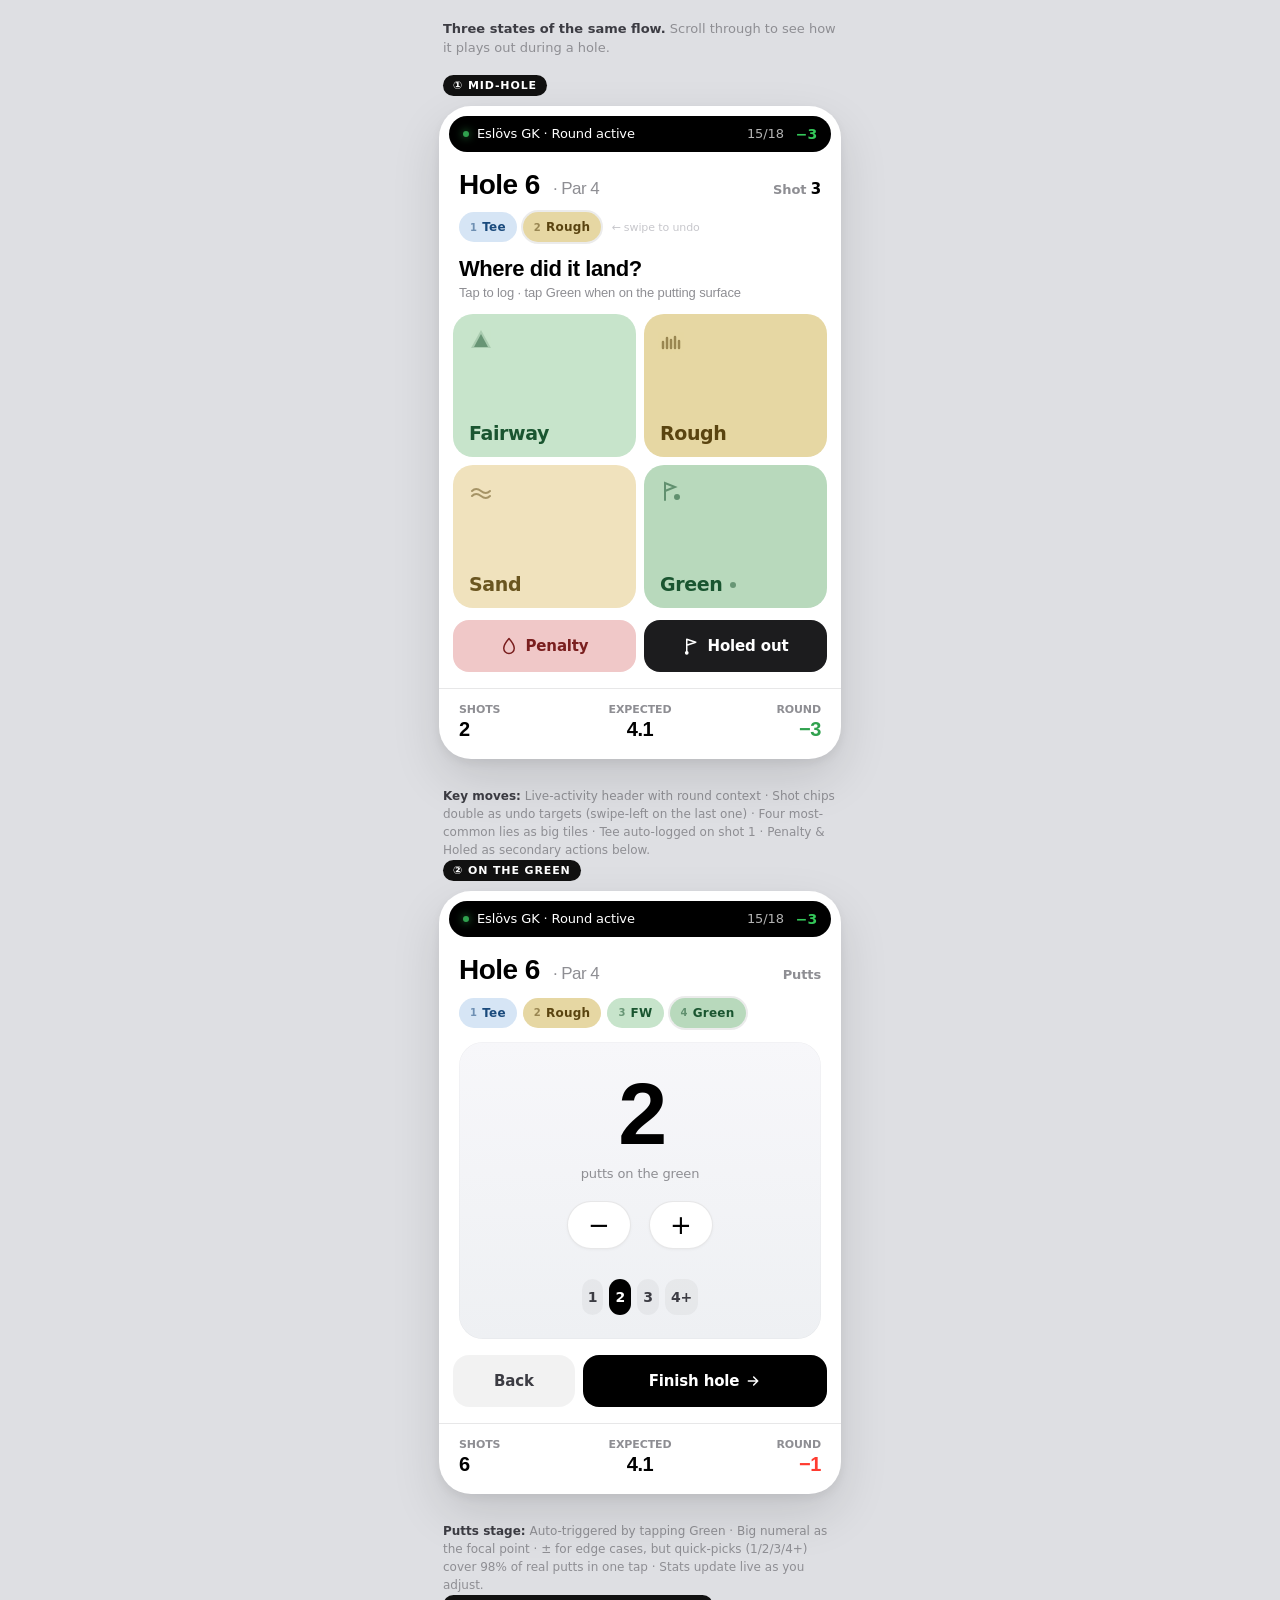
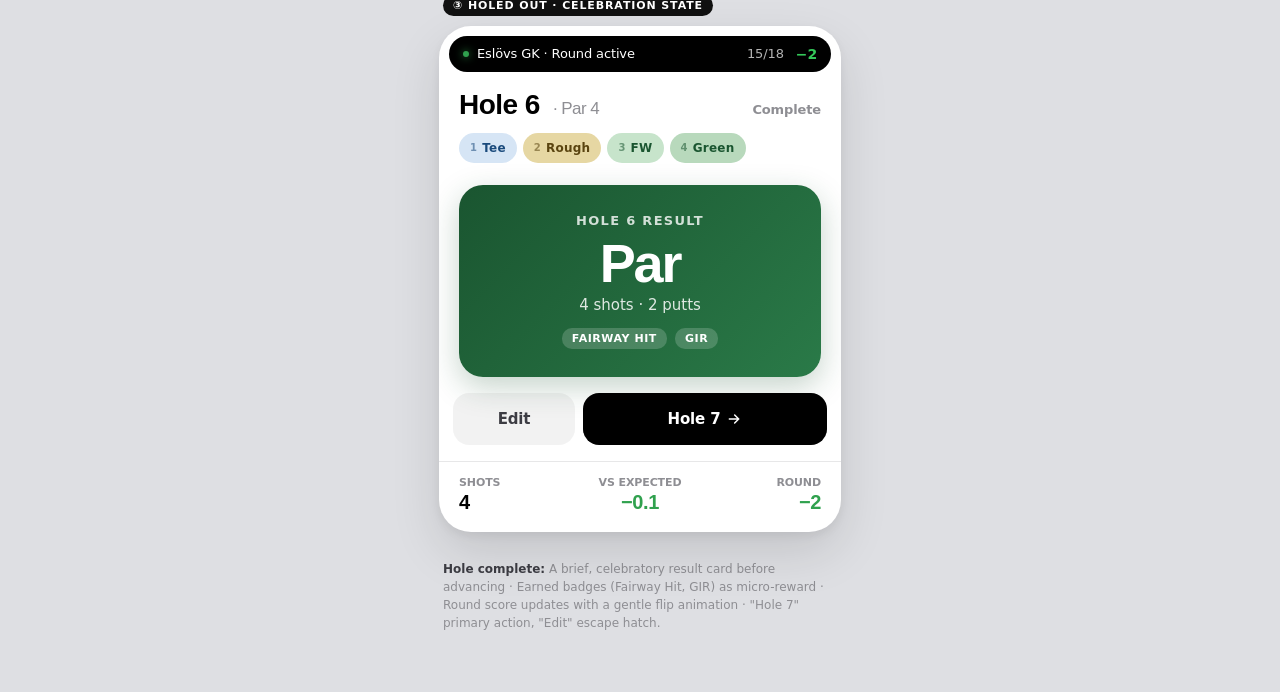
<file: assets/mockups/Shot counter 3/shot-counter-v3.html>
<!doctype html>
<html lang="en">
<head>
<meta charset="utf-8">
<meta name="viewport" content="width=device-width, initial-scale=1, viewport-fit=cover, user-scalable=no">
<title>Shot counter · v3</title>
<style>
  :root {
    --bg: #f2f2f7;
    --card: #ffffff;
    --ink: #000000;
    --ink-2: #3c3c43;
    --ink-3: #8e8e93;
    --ink-4: #c7c7cc;
    --sep: rgba(60,60,67,0.12);
    --sep-strong: rgba(60,60,67,0.29);

    --tee: #d6e5f5;
    --tee-ink: #1a4a7c;
    --fw: #c7e4cb;
    --fw-ink: #1a5530;
    --rough: #e6d7a3;
    --rough-ink: #5a4410;
    --sand: #f0e2bd;
    --sand-ink: #6a5520;
    --green: #b8d9bc;
    --green-ink: #1a5530;
    --penalty: #f0c8c8;
    --penalty-ink: #7a1f1f;
    --holed: #1c1c1e;

    --accent: #30a14e;
    --accent-bad: #ff3b30;

    --shadow-sm: 0 1px 2px rgba(0,0,0,0.04), 0 0 1px rgba(0,0,0,0.06);
    --shadow-md: 0 8px 24px rgba(0,0,0,0.08), 0 2px 6px rgba(0,0,0,0.04);
    --shadow-lg: 0 20px 50px rgba(0,0,0,0.12), 0 4px 10px rgba(0,0,0,0.06);
  }
  * { box-sizing: border-box; -webkit-tap-highlight-color: transparent; user-select: none; }
  html, body {
    margin: 0; padding: 0;
    background: #dedfe3;
    font-family: -apple-system, BlinkMacSystemFont, "SF Pro Text", "SF Pro Display", system-ui, sans-serif;
    color: var(--ink);
    -webkit-font-smoothing: antialiased;
    overscroll-behavior-y: none;
  }
  .page {
    max-width: 430px;
    margin: 0 auto;
    padding: 20px 14px 60px;
  }
  .intro {
    font-size: 13px;
    color: var(--ink-3);
    line-height: 1.45;
    margin: 0 4px 16px;
  }
  .intro strong { color: var(--ink-2); }

  /* Phone frame */
  .phone {
    background: var(--card);
    border-radius: 32px;
    box-shadow: var(--shadow-lg);
    overflow: hidden;
    margin-bottom: 28px;
    position: relative;
  }

  /* Live-activity style header bar */
  .activity-bar {
    background: #000;
    color: #fff;
    margin: 10px 10px 0;
    border-radius: 20px;
    padding: 10px 14px;
    display: flex;
    align-items: center;
    justify-content: space-between;
    font-size: 13px;
    font-weight: 500;
    letter-spacing: -0.01em;
  }
  .activity-bar .left { display: flex; align-items: center; gap: 8px; }
  .activity-bar .dot {
    width: 6px; height: 6px; border-radius: 50%;
    background: var(--accent);
    box-shadow: 0 0 8px var(--accent);
    animation: pulse 2s ease-in-out infinite;
  }
  @keyframes pulse {
    0%, 100% { opacity: 1; transform: scale(1); }
    50% { opacity: 0.6; transform: scale(0.85); }
  }
  .activity-bar .right { display: flex; align-items: center; gap: 12px; color: rgba(255,255,255,0.7); font-variant-numeric: tabular-nums; }
  .activity-bar .score {
    color: #fff;
    font-weight: 600;
    font-size: 14px;
  }
  .activity-bar .score.good { color: #34c759; }
  .activity-bar .score.bad { color: #ff453a; }

  /* Hole header */
  .hole-header {
    padding: 18px 20px 8px;
    display: flex;
    align-items: baseline;
    justify-content: space-between;
  }
  .hole-title {
    font-family: "SF Pro Display", -apple-system, sans-serif;
    font-size: 28px;
    font-weight: 700;
    letter-spacing: -0.02em;
    line-height: 1.1;
  }
  .hole-title .sub { color: var(--ink-3); font-weight: 500; font-size: 17px; margin-left: 6px; }
  .shot-counter {
    font-size: 13px;
    font-weight: 600;
    color: var(--ink-3);
    letter-spacing: -0.01em;
  }
  .shot-counter .num {
    color: var(--ink);
    font-size: 15px;
  }

  /* Shot history chips */
  .history {
    padding: 4px 20px 14px;
    display: flex;
    gap: 6px;
    align-items: center;
    overflow-x: auto;
    -webkit-overflow-scrolling: touch;
    scrollbar-width: none;
  }
  .history::-webkit-scrollbar { display: none; }
  .chip {
    flex-shrink: 0;
    height: 30px;
    padding: 0 11px;
    border-radius: 15px;
    font-size: 12px;
    font-weight: 700;
    letter-spacing: 0.02em;
    display: flex;
    align-items: center;
    gap: 5px;
    animation: chipIn 0.35s cubic-bezier(0.34, 1.56, 0.64, 1) both;
    position: relative;
    cursor: pointer;
  }
  @keyframes chipIn {
    0% { transform: scale(0.6) translateY(-4px); opacity: 0; }
    100% { transform: scale(1) translateY(0); opacity: 1; }
  }
  .chip.tee { background: var(--tee); color: var(--tee-ink); }
  .chip.fw { background: var(--fw); color: var(--fw-ink); }
  .chip.rough { background: var(--rough); color: var(--rough-ink); }
  .chip.sand { background: var(--sand); color: var(--sand-ink); }
  .chip.penalty { background: var(--penalty); color: var(--penalty-ink); }
  .chip.green { background: var(--green); color: var(--green-ink); }
  .chip .num {
    opacity: 0.55;
    font-size: 10px;
    font-weight: 600;
  }
  .chip.last::after {
    content: "";
    position: absolute;
    inset: -2px;
    border-radius: 17px;
    border: 2px solid rgba(0,0,0,0.08);
  }
  .chip-hint {
    font-size: 11px;
    color: var(--ink-4);
    padding-left: 4px;
    letter-spacing: -0.01em;
  }

  /* Prompt */
  .prompt {
    padding: 0 20px 14px;
    font-family: "SF Pro Display", -apple-system, sans-serif;
    font-size: 22px;
    font-weight: 600;
    letter-spacing: -0.02em;
    line-height: 1.2;
  }
  .prompt .hint {
    display: block;
    font-size: 13px;
    color: var(--ink-3);
    font-weight: 500;
    letter-spacing: -0.01em;
    margin-top: 2px;
  }

  /* Lie grid */
  .lies {
    padding: 0 14px;
    display: grid;
    grid-template-columns: 1fr 1fr;
    gap: 8px;
  }
  .lie {
    aspect-ratio: 1 / 0.78;
    border-radius: 20px;
    border: none;
    padding: 14px 16px;
    display: flex;
    flex-direction: column;
    justify-content: space-between;
    align-items: flex-start;
    cursor: pointer;
    font-family: inherit;
    transition: transform 0.12s cubic-bezier(0.34, 1.56, 0.64, 1);
    position: relative;
    overflow: hidden;
  }
  .lie:active { transform: scale(0.96); }
  .lie .icon {
    width: 24px;
    height: 24px;
    opacity: 0.55;
  }
  .lie .label {
    font-size: 19px;
    font-weight: 700;
    letter-spacing: -0.02em;
    line-height: 1;
  }
  .lie.fw { background: var(--fw); color: var(--fw-ink); }
  .lie.rough { background: var(--rough); color: var(--rough-ink); }
  .lie.sand { background: var(--sand); color: var(--sand-ink); }
  .lie.green { background: var(--green); color: var(--green-ink); }
  .lie.green .label::after {
    content: "";
    display: inline-block;
    width: 6px; height: 6px;
    border-radius: 50%;
    background: currentColor;
    margin-left: 8px;
    vertical-align: middle;
    opacity: 0.5;
  }

  /* Ripple on tap */
  .lie .ripple {
    position: absolute;
    border-radius: 50%;
    background: rgba(255,255,255,0.5);
    transform: scale(0);
    pointer-events: none;
  }
  .lie.committed .ripple {
    animation: ripple 0.6s ease-out forwards;
  }
  @keyframes ripple {
    to { transform: scale(4); opacity: 0; }
  }

  /* Secondary actions row */
  .secondary {
    padding: 12px 14px 0;
    display: grid;
    grid-template-columns: 1fr 1fr;
    gap: 8px;
  }
  .secondary-btn {
    height: 52px;
    border-radius: 16px;
    border: none;
    font-family: inherit;
    font-size: 15px;
    font-weight: 600;
    letter-spacing: -0.01em;
    cursor: pointer;
    display: flex;
    align-items: center;
    justify-content: center;
    gap: 7px;
    transition: transform 0.12s cubic-bezier(0.34, 1.56, 0.64, 1);
  }
  .secondary-btn:active { transform: scale(0.97); }
  .secondary-btn.penalty {
    background: var(--penalty);
    color: var(--penalty-ink);
  }
  .secondary-btn.holed {
    background: var(--holed);
    color: #fff;
  }
  .secondary-btn svg {
    width: 18px; height: 18px;
  }

  /* Bottom stats bar */
  .stats-bar {
    margin-top: 16px;
    padding: 14px 20px 18px;
    border-top: 0.5px solid var(--sep);
    display: grid;
    grid-template-columns: 1fr 1fr 1fr;
  }
  .stat {
    display: flex;
    flex-direction: column;
    gap: 2px;
  }
  .stat.center { align-items: center; }
  .stat.right { align-items: flex-end; }
  .stat-label {
    font-size: 11px;
    font-weight: 600;
    letter-spacing: -0.01em;
    color: var(--ink-3);
    text-transform: uppercase;
  }
  .stat-value {
    font-family: "SF Pro Display", -apple-system, sans-serif;
    font-size: 20px;
    font-weight: 700;
    letter-spacing: -0.02em;
    font-variant-numeric: tabular-nums;
  }
  .stat-value.good { color: var(--accent); }
  .stat-value.bad { color: var(--accent-bad); }

  /* ============ PUTTS STAGE ============ */
  .putts-view {
    padding: 0 20px;
  }
  .putts-card {
    background: linear-gradient(180deg, #f7f7fa 0%, #eef0f3 100%);
    border-radius: 24px;
    padding: 28px 24px 24px;
    display: flex;
    flex-direction: column;
    align-items: center;
    gap: 16px;
    box-shadow: inset 0 0 0 0.5px rgba(0,0,0,0.04);
  }
  .putts-number {
    font-family: "SF Pro Display", -apple-system, sans-serif;
    font-size: 88px;
    font-weight: 800;
    line-height: 1;
    letter-spacing: -0.06em;
    font-variant-numeric: tabular-nums;
    color: var(--ink);
  }
  .putts-sub {
    font-size: 13px;
    color: var(--ink-3);
    font-weight: 500;
    letter-spacing: -0.01em;
    margin-top: -8px;
  }
  .putts-controls {
    display: flex;
    gap: 18px;
    margin-top: 4px;
  }
  .putts-pill {
    width: 64px; height: 48px;
    border-radius: 24px;
    background: #fff;
    border: 0.5px solid var(--sep);
    font-size: 26px;
    font-weight: 400;
    color: var(--ink);
    cursor: pointer;
    font-family: inherit;
    line-height: 1;
    box-shadow: 0 1px 3px rgba(0,0,0,0.04);
    transition: transform 0.1s ease;
  }
  .putts-pill:active { transform: scale(0.92); background: #f2f2f7; }
  .quick-putts {
    display: flex;
    gap: 6px;
    margin-top: 14px;
  }
  .quick-putt {
    flex: 1;
    height: 36px;
    border-radius: 12px;
    background: rgba(0,0,0,0.04);
    border: none;
    font-size: 14px;
    font-weight: 600;
    color: var(--ink-2);
    cursor: pointer;
    font-family: inherit;
  }
  .quick-putt.active {
    background: var(--ink);
    color: #fff;
  }

  .confirm-row {
    padding: 16px 14px 0;
    display: grid;
    grid-template-columns: 1fr 2fr;
    gap: 8px;
  }
  .btn-sec {
    height: 52px;
    border-radius: 16px;
    border: none;
    background: rgba(0,0,0,0.05);
    color: var(--ink-2);
    font-family: inherit;
    font-size: 15px;
    font-weight: 600;
    cursor: pointer;
    letter-spacing: -0.01em;
  }
  .btn-primary {
    height: 52px;
    border-radius: 16px;
    border: none;
    background: var(--ink);
    color: #fff;
    font-family: inherit;
    font-size: 15px;
    font-weight: 600;
    cursor: pointer;
    letter-spacing: -0.01em;
    display: flex; align-items: center; justify-content: center; gap: 6px;
  }
  .btn-primary svg { width: 16px; height: 16px; }

  /* Intro tag */
  .tag {
    display: inline-block;
    background: #111;
    color: #fff;
    font-size: 11px;
    font-weight: 700;
    letter-spacing: 0.08em;
    text-transform: uppercase;
    padding: 4px 10px;
    border-radius: 20px;
    margin: 0 4px 10px;
  }
  .note {
    font-size: 12px;
    color: var(--ink-3);
    line-height: 1.5;
    margin: 8px 4px 0;
  }
  .note strong { color: var(--ink-2); }

</style>
</head>
<body>
<div class="page">

  <p class="intro"><strong>Three states of the same flow.</strong> Scroll through to see how it plays out during a hole.</p>

  <!-- STATE 1: mid-hole, 2 shots logged -->
  <span class="tag">① Mid-hole</span>
  <div class="phone">
    <div class="activity-bar">
      <div class="left">
        <span class="dot"></span>
        <span>Eslövs GK · Round active</span>
      </div>
      <div class="right">
        <span>15/18</span>
        <span class="score good">−3</span>
      </div>
    </div>

    <div class="hole-header">
      <div class="hole-title">Hole 6 <span class="sub">· Par 4</span></div>
      <div class="shot-counter">Shot <span class="num">3</span></div>
    </div>

    <div class="history">
      <div class="chip tee"><span class="num">1</span>Tee</div>
      <div class="chip rough last"><span class="num">2</span>Rough</div>
      <span class="chip-hint">← swipe to undo</span>
    </div>

    <div class="prompt">
      Where did it land?
      <span class="hint">Tap to log · tap Green when on the putting surface</span>
    </div>

    <div class="lies">
      <button class="lie fw">
        <svg class="icon" viewBox="0 0 24 24" fill="currentColor"><path d="M12 2 L22 20 L2 20 Z" opacity="0.3"/><path d="M12 6 L19 19 L5 19 Z"/></svg>
        <span class="label">Fairway</span>
      </button>
      <button class="lie rough">
        <svg class="icon" viewBox="0 0 24 24" fill="currentColor"><path d="M3 20 L3 14 M7 20 L7 10 M11 20 L11 12 M15 20 L15 9 M19 20 L19 13" stroke="currentColor" stroke-width="2.5" stroke-linecap="round" fill="none"/></svg>
        <span class="label">Rough</span>
      </button>
      <button class="lie sand">
        <svg class="icon" viewBox="0 0 24 24" fill="none" stroke="currentColor" stroke-width="2" stroke-linecap="round"><path d="M3 12 Q7 8, 12 12 T 21 12"/><path d="M3 17 Q7 13, 12 17 T 21 17"/></svg>
        <span class="label">Sand</span>
      </button>
      <button class="lie green">
        <svg class="icon" viewBox="0 0 24 24" fill="none" stroke="currentColor" stroke-width="2" stroke-linecap="round"><path d="M5 21 V4 L15 8 L5 12"/><circle cx="17" cy="18" r="2" fill="currentColor"/></svg>
        <span class="label">Green</span>
      </button>
    </div>

    <div class="secondary">
      <button class="secondary-btn penalty">
        <svg viewBox="0 0 24 24" fill="none" stroke="currentColor" stroke-width="2" stroke-linecap="round" stroke-linejoin="round"><path d="M12 2 C 12 2, 5 10, 5 15 A 7 7 0 0 0 19 15 C 19 10, 12 2, 12 2 Z"/></svg>
        Penalty
      </button>
      <button class="secondary-btn holed">
        <svg viewBox="0 0 24 24" fill="none" stroke="currentColor" stroke-width="2" stroke-linecap="round" stroke-linejoin="round"><path d="M5 21 V3 L17 7 L5 11"/><circle cx="5" cy="21" r="1.5" fill="currentColor"/></svg>
        Holed out
      </button>
    </div>

    <div class="stats-bar">
      <div class="stat">
        <span class="stat-label">Shots</span>
        <span class="stat-value">2</span>
      </div>
      <div class="stat center">
        <span class="stat-label">Expected</span>
        <span class="stat-value">4.1</span>
      </div>
      <div class="stat right">
        <span class="stat-label">Round</span>
        <span class="stat-value good">−3</span>
      </div>
    </div>
  </div>

  <p class="note"><strong>Key moves:</strong> Live-activity header with round context · Shot chips double as undo targets (swipe-left on the last one) · Four most-common lies as big tiles · Tee auto-logged on shot 1 · Penalty & Holed as secondary actions below.</p>

  <!-- STATE 2: putts stage -->
  <span class="tag">② On the green</span>
  <div class="phone">
    <div class="activity-bar">
      <div class="left">
        <span class="dot"></span>
        <span>Eslövs GK · Round active</span>
      </div>
      <div class="right">
        <span>15/18</span>
        <span class="score good">−3</span>
      </div>
    </div>

    <div class="hole-header">
      <div class="hole-title">Hole 6 <span class="sub">· Par 4</span></div>
      <div class="shot-counter">Putts</div>
    </div>

    <div class="history">
      <div class="chip tee"><span class="num">1</span>Tee</div>
      <div class="chip rough"><span class="num">2</span>Rough</div>
      <div class="chip fw"><span class="num">3</span>FW</div>
      <div class="chip green last"><span class="num">4</span>Green</div>
    </div>

    <div class="putts-view">
      <div class="putts-card">
        <div class="putts-number">2</div>
        <div class="putts-sub">putts on the green</div>
        <div class="putts-controls">
          <button class="putts-pill">−</button>
          <button class="putts-pill">+</button>
        </div>
        <div class="quick-putts">
          <button class="quick-putt">1</button>
          <button class="quick-putt active">2</button>
          <button class="quick-putt">3</button>
          <button class="quick-putt">4+</button>
        </div>
      </div>
    </div>

    <div class="confirm-row">
      <button class="btn-sec">Back</button>
      <button class="btn-primary">
        Finish hole
        <svg viewBox="0 0 24 24" fill="none" stroke="currentColor" stroke-width="2.2" stroke-linecap="round"><path d="M5 12 H19 M13 6 L19 12 L13 18"/></svg>
      </button>
    </div>

    <div class="stats-bar">
      <div class="stat">
        <span class="stat-label">Shots</span>
        <span class="stat-value">6</span>
      </div>
      <div class="stat center">
        <span class="stat-label">Expected</span>
        <span class="stat-value">4.1</span>
      </div>
      <div class="stat right">
        <span class="stat-label">Round</span>
        <span class="stat-value bad">−1</span>
      </div>
    </div>
  </div>

  <p class="note"><strong>Putts stage:</strong> Auto-triggered by tapping Green · Big numeral as the focal point · ± for edge cases, but quick-picks (1/2/3/4+) cover 98% of real putts in one tap · Stats update live as you adjust.</p>

  <!-- STATE 3: just holed out -->
  <span class="tag">③ Holed out · celebration state</span>
  <div class="phone">
    <div class="activity-bar">
      <div class="left">
        <span class="dot"></span>
        <span>Eslövs GK · Round active</span>
      </div>
      <div class="right">
        <span>15/18</span>
        <span class="score good">−2</span>
      </div>
    </div>

    <div class="hole-header">
      <div class="hole-title">Hole 6 <span class="sub">· Par 4</span></div>
      <div class="shot-counter">Complete</div>
    </div>

    <div class="history">
      <div class="chip tee"><span class="num">1</span>Tee</div>
      <div class="chip rough"><span class="num">2</span>Rough</div>
      <div class="chip fw"><span class="num">3</span>FW</div>
      <div class="chip green"><span class="num">4</span>Green</div>
    </div>

    <div style="padding: 8px 20px 0;">
      <div style="background: linear-gradient(135deg, #1a5530 0%, #2a7a48 100%); border-radius: 24px; padding: 28px 24px; color: #fff; text-align: center; box-shadow: 0 10px 30px rgba(26,85,48,0.25);">
        <div style="font-size: 13px; font-weight: 600; letter-spacing: 0.1em; text-transform: uppercase; opacity: 0.8; margin-bottom: 8px;">Hole 6 result</div>
        <div style="font-family: 'SF Pro Display', -apple-system, sans-serif; font-size: 54px; font-weight: 800; letter-spacing: -0.04em; line-height: 1;">Par</div>
        <div style="font-size: 15px; font-weight: 500; opacity: 0.85; margin-top: 6px;">4 shots · 2 putts</div>
        <div style="display: flex; gap: 8px; justify-content: center; margin-top: 14px; font-size: 11px; font-weight: 700; letter-spacing: 0.05em;">
          <span style="background: rgba(255,255,255,0.18); padding: 4px 10px; border-radius: 10px;">FAIRWAY HIT</span>
          <span style="background: rgba(255,255,255,0.18); padding: 4px 10px; border-radius: 10px;">GIR</span>
        </div>
      </div>
    </div>

    <div class="confirm-row">
      <button class="btn-sec">Edit</button>
      <button class="btn-primary">
        Hole 7
        <svg viewBox="0 0 24 24" fill="none" stroke="currentColor" stroke-width="2.2" stroke-linecap="round"><path d="M5 12 H19 M13 6 L19 12 L13 18"/></svg>
      </button>
    </div>

    <div class="stats-bar">
      <div class="stat">
        <span class="stat-label">Shots</span>
        <span class="stat-value">4</span>
      </div>
      <div class="stat center">
        <span class="stat-label">vs Expected</span>
        <span class="stat-value good">−0.1</span>
      </div>
      <div class="stat right">
        <span class="stat-label">Round</span>
        <span class="stat-value good">−2</span>
      </div>
    </div>
  </div>

  <p class="note"><strong>Hole complete:</strong> A brief, celebratory result card before advancing · Earned badges (Fairway Hit, GIR) as micro-reward · Round score updates with a gentle flip animation · "Hole 7" primary action, "Edit" escape hatch.</p>

</div>
</body>
</html>
</file>
<file: src/styles.css>
/* Copyright © 2025 Benjamin Bringgren. All rights reserved. Unauthorised copying or distribution is prohibited. */
    *, *::before, *::after { box-sizing: border-box; }
    html { height: 100%; }
    body {
      font-family: system-ui, -apple-system, BlinkMacSystemFont, 'Segoe UI', sans-serif;
      padding: 0 0 calc(64px + env(safe-area-inset-bottom, 0px));
      max-width: 520px; margin: auto;
      font-size: 15px; color: #222; line-height: 1.4;
      background: #f5f4f0;
      overscroll-behavior-y: none;
    }
    #appShell {
      width: 100%;
      background: #f5f4f0;
    }
    label { display: block; margin-top: 10px; font-weight: 600; font-size: 15px; color: #444; }
    input[type="number"], select {
      width: 100%; padding: 10px 12px; margin: 4px 0 8px; font-size: 17px;
      border: none; border-radius: 6px; background: #f0efeb;
      font-family: inherit; color: #222;
      appearance: auto; -webkit-appearance: auto;
    }
    button {
      width: 100%; padding: 20px; margin: 12px 0; font-size: 16px; font-weight: 600;
      background: #1a1a1a; color: white; border: none; border-radius: 8px; cursor: pointer;
      font-family: inherit;
    }
    @media (hover: hover) { button:hover { background: #333; } }

    /* ── Tab bar ───────────────────────────────────────────── */
    .tab-bar {
      display: flex;
      position: fixed;
      bottom: 0; left: 0; right: 0;
      z-index: 900;
      background: rgba(249, 248, 246, 0.92);
      -webkit-backdrop-filter: blur(12px);
      backdrop-filter: blur(12px);
      border-top: 0.5px solid rgba(0,0,0,0.1);
      border-bottom: none;
      margin-bottom: 0;
      padding-top: 0;
      padding-bottom: env(safe-area-inset-bottom);
      max-width: 520px;
      margin-left: auto;
      margin-right: auto;
    }
    .tab-btn {
      flex: 1;
      display: flex;
      flex-direction: column;
      align-items: center;
      justify-content: center;
      gap: 3px;
      padding: 16px 0;
      background: none;
      border: none;
      border-bottom: none;
      margin: 0;
      cursor: pointer;
      border-radius: 0;
      color: #aaa;
      font-size: 13px;
      font-weight: 400;
      transition: color 0.15s;
      -webkit-tap-highlight-color: transparent;
    }
    @media (hover: hover) { .tab-btn:hover { background: none; color: #555; } }
    .tab-btn.active { color: #1a1a1a; border-bottom-color: transparent; }
    .tab-btn svg path,
    .tab-btn svg circle,
    .tab-btn svg line,
    .tab-btn svg ellipse,
    .tab-btn svg polyline { stroke: #aaa; }
    .tab-btn.active svg path,
    .tab-btn.active svg circle,
    .tab-btn.active svg line,
    .tab-btn.active svg ellipse,
    .tab-btn.active svg polyline { stroke: #1a1a1a; }
    .tab-btn .tab-icon-bag { fill: #aaa; }
    .tab-btn.active .tab-icon-bag { fill: #1a1a1a; }
    #paneHome, #panePlay, #panePrepare { display: none; }
    #paneHome.active {
      display: flex; flex-direction: column; gap: 0;
      padding: env(safe-area-inset-top) 0 0 0;
      background: #f5f4f0;
    }
    #panePlay.active {
      display: flex; flex-direction: column; gap: 8px;
      padding: calc(10px + env(safe-area-inset-top)) 12px calc(77px + env(safe-area-inset-bottom) + 110px) 12px;
    }
    #panePrepare.active {
      display: block;
      padding-top: env(safe-area-inset-top);
      padding-bottom: calc(77px + env(safe-area-inset-bottom));
    }
    #calcView > .card { margin: 0; border-radius: 12px; }
    #calcView > .collapsible { margin: 0; }
    #calcView > .gps-warning { margin: -4px 0 0; font-size: 13px; }
    #calcView > #calcButton { margin-top: 0; }
    #calcView > .collapsible + .gps-row { margin-top: 0; }
    #calcButton { margin: 0; width: 100%; border-radius: 11px; padding: 20px; font-size: 17px; }
    #calcButton.course-active { display: none; }
    #playBodyPad { padding: 0; display: flex; flex-direction: column; gap: 8px; }

    /* ── Course picker ──────────────────────────────────────── */
    .load-course-btn {
      display: none !important;
      position: fixed;
      bottom: calc(6px + 49px + 6px + env(safe-area-inset-bottom));
      left: 0; right: 0;
      align-items: center; justify-content: center; gap: 7px;
      padding: 26px 14px;
      background: #1a1a1a !important; border: none; border-radius: 0;
      color: #fff !important; font-size: 17px; font-weight: 700;
      cursor: pointer; width: 100%; box-sizing: border-box;
      z-index: 850;
    }
    .load-course-btn.visible { display: flex; }
    .load-course-btn svg { stroke: #fff !important; }
    @media (hover: hover) { .load-course-btn:hover { background: #333 !important; } }
    .load-course-btn.is-pressed { background: #333 !important; }

    /* Sheet overlay */
    .course-picker-overlay {
      display: none; position: fixed; inset: 0;
      background: rgba(0,0,0,0.35); z-index: 1500;
      align-items: flex-end;
    }
    .course-picker-overlay.open { display: flex; }
    .course-picker-sheet {
      background: #fffffe; border-radius: 16px 16px 0 0;
      width: 100%; max-height: 70vh; overflow-y: auto;
      padding-bottom: env(safe-area-inset-bottom);
    }
    .course-picker-handle {
      width: 36px; height: 4px; background: #dedad4; border-radius: 2px;
      margin: 10px auto 4px;
    }
    .course-picker-title {
      padding: 8px 16px 10px; font-size: 16px; font-weight: 700; color: #1a1a1a;
    }
    .course-picker-row {
      display: flex; align-items: center; padding: 12px 16px;
      border-top: 0.5px solid #f1efe9; gap: 12px;
    }
    .course-picker-dot {
      width: 9px; height: 9px; border-radius: 50%;
      background: #1a1a1a; flex-shrink: 0;
    }
    .course-picker-dot.unplayed { background: #ccc; }
    .course-picker-info { flex: 1; min-width: 0; }
    .course-picker-name {
      font-size: 15px; font-weight: 700; color: #1a1a1a;
      white-space: nowrap; overflow: hidden; text-overflow: ellipsis;
    }
    .course-picker-meta { font-size: 12px; color: #888; margin-top: 2px; }
    .course-picker-play {
      background: #1a1a1a !important; color: #fff !important; border: none;
      border-radius: 7px; padding: 17px 18px;
      font-size: 15px; font-weight: 700; cursor: pointer;
      flex-shrink: 0; width: auto; margin: 0;
    }
    @media (hover: hover) { .course-picker-play:hover { background: #333 !important; } }
    .course-picker-cancel {
      display: block; width: 100%; padding: 18px;
      text-align: center; font-size: 15px; color: #888 !important;
      border: none; background: #fff !important; cursor: pointer;
      border-top: 0.5px solid #f1efe9; margin: 0; border-radius: 0 !important;
    }
    @media (hover: hover) { .course-picker-cancel:hover { background: #f5f5f5 !important; color: #555 !important; } }
    .course-picker-empty {
      padding: 24px 16px; text-align: center;
      font-size: 15px; color: #aaa;
    }
    /* ── Course picker format selector ──────────────────────── */
    /* ── Game format cards ───────────────────────────────────── */
    .picker-fmt-header,
    .picker-section-header {
      display: flex; align-items: center; gap: 7px;
      padding: 12px 16px 10px;
      font-size: 13px; font-weight: 700; color: #555;
      text-transform: uppercase; letter-spacing: 0.4px;
    }
    .picker-fmt-header svg { width: 15px; height: 15px; flex-shrink: 0; }
    .picker-fmt-card {
      display: flex; align-items: center; gap: 14px;
      margin: 0 16px 8px; padding: 14px 14px;
      border: 1.5px solid #dedad4; border-radius: 12px;
      background: #fff; cursor: pointer;
      transition: border-color 0.15s;
    }
    .picker-fmt-card.selected { border-color: #1a1a1a; }
    @media (hover: hover) { .picker-fmt-card:hover { border-color: #aaa; } }
    .picker-fmt-card.is-pressed { border-color: #aaa; }
    .picker-fmt-card-info { flex: 1; }
    .picker-fmt-card-name { font-size: 15px; font-weight: 700; color: #1a1a1a; margin-bottom: 3px; }
    .picker-fmt-card-desc { font-size: 13px; color: #888; line-height: 1.35; }
    .picker-fmt-radio {
      width: 22px; height: 22px; border-radius: 50%; flex-shrink: 0;
      border: 2px solid #dedad4;
      display: flex; align-items: center; justify-content: center;
      transition: border-color 0.15s;
    }
    .picker-fmt-card.selected .picker-fmt-radio { border-color: #1a1a1a; }
    .picker-fmt-radio-dot {
      width: 11px; height: 11px; border-radius: 50%;
      background: transparent; transition: background 0.15s;
    }
    .picker-fmt-card.selected .picker-fmt-radio-dot { background: #1a1a1a; }
    /* ── Handicap toggle ─────────────────────────────────────── */
    .picker-hcp-row {
      display: flex; align-items: center; justify-content: space-between;
      padding: 6px 16px 14px;
    }
    .picker-hcp-label { font-size: 15px; color: #555; }
    .picker-hcp-switch {
      position: relative; flex-shrink: 0;
      width: 51px; height: 31px; border-radius: 16px;
      border: none; padding: 0; background: #dedad4;
      cursor: pointer; transition: background 0.2s, opacity 0.2s;
    }
    .picker-hcp-switch::after {
      content: ''; position: absolute;
      top: 2px; left: 2px; width: 27px; height: 27px; border-radius: 50%;
      background: #fff; box-shadow: 0 1px 4px rgba(0,0,0,0.25);
      transition: transform 0.2s;
    }
    .picker-hcp-switch.active { background: #1a1a1a; }
    .picker-hcp-switch.active::after { transform: translateX(20px); }
    .picker-hcp-switch.dimmed { opacity: 0.35; pointer-events: none; }

    /* ── My Golf sub-page system ───────────────────────────── */
    .mg-sub { display: none; }
    .mg-sub.active { display: block; background: #f5f4f0; }
    .mg-hub { display: block; margin-top: calc(0px - env(safe-area-inset-top)); }
    .mg-hub.hidden { display: none; }

    /* Hub header — image strip */
    .mg-hub-header {
      position: relative; overflow: hidden;
      height: calc(130px + env(safe-area-inset-top));
    }
    .mg-hub-header > img {
      width: 100%; height: 100%;
      object-fit: cover; object-position: center center;
      display: block;
    }
    .mg-hub-header-overlay {
      position: absolute; bottom: 28px; left: 0; right: 0;
      display: flex; align-items: center; gap: 12px;
      padding: 0 16px 14px;
    }
    .mg-hub-header h2 { margin: 0; font-size: 22px; font-weight: 700; color: #fff; text-shadow: 0 1px 4px rgba(0,0,0,0.4); }
    .mg-hub-header p  { margin: 3px 0 0; font-size: 15px; color: rgba(255,255,255,0.8); text-shadow: 0 1px 3px rgba(0,0,0,0.4); }

    /* Sub-page header — dark */
    .mg-sub-header {
      background: #1a1a1a; padding: 14px 16px 13px;
      display: flex; align-items: center; gap: 10px;
      position: sticky; top: 0; z-index: 100;
    }
    .mg-back-btn {
      background: none; border: none; color: rgba(255,255,255,0.6);
      font-size: 22px; line-height: 1; cursor: pointer; padding: 0;
      font-weight: 400; margin: 0;
      min-width: 44px; min-height: 44px;
      display: flex; align-items: center; justify-content: flex-start;
    }
    @media (hover: hover) { .mg-back-btn:hover { background: none; color: #fff; } }
    .mg-sub-header h2 { margin: 0; font-size: 17px; font-weight: 700; color: #fff; text-transform: uppercase; letter-spacing: 0.05em; }

    /* Hub menu card */
    .mg-hub { background: #f5f4f0; min-height: 100vh; }
    .mg-menu-card {
      margin: 12px 12px 0;
      background: #fff; border: 0.5px solid rgba(0,0,0,0.07); border-radius: 12px;
      overflow: hidden;
    }
    .mg-menu-row {
      display: flex; align-items: center; gap: 12px;
      padding: 13px 14px; border-bottom: 0.5px solid #f1efe9; cursor: pointer;
    }
    .mg-menu-row:last-child { border-bottom: none; }
    .mg-menu-row.is-pressed { background: #f5f4f0; }
    .mg-menu-icon {
      width: 44px; height: 44px; border-radius: 9px; background: #f0efeb;
      display: flex; align-items: center; justify-content: center; flex-shrink: 0;
    }
    .mg-menu-title { font-size: 15px; font-weight: 700; color: #1a1a1a; margin: 0; text-transform: uppercase; letter-spacing: 0.04em; }
    .mg-menu-sub   { font-size: 13px; color: #888; margin: 2px 0 0; }
    .mg-menu-arrow { margin-left: auto; color: #bbb; font-size: 17px; font-weight: 400; }

    .mg-baseline-grid { display: grid; grid-template-columns: repeat(9, minmax(0, 1fr)); gap: 4px; padding: 4px 0; }
    .mg-baseline-cell { display: flex; flex-direction: column; align-items: center; gap: 3px; }
    .mg-baseline-num { font-size: 13px; font-weight: 400; color: #888; }
    .mg-baseline-dot { width: 100%; aspect-ratio: 1; border-radius: 6px; display: flex; flex-direction: column; align-items: center; justify-content: center; gap: 1px; }
    .mg-baseline-dot.none  { background: #f0efeb; }
    .mg-baseline-dot.under { background: #E1F5EE; }
    .mg-baseline-dot.even  { background: #f0efeb; }
    .mg-baseline-dot.over1 { background: #FAEEDA; }
    .mg-baseline-dot.over2 { background: #F5C4B3; }
    .mg-baseline-dot.over3 { background: #F09595; }
    .mg-baseline-delta { font-size: 13px; font-weight: 600; line-height: 1; }
    .mg-baseline-dot.none  .mg-baseline-delta { color: #bbb; font-size: 13px; }
    .mg-baseline-dot.under .mg-baseline-delta { color: #085041; }
    .mg-baseline-dot.even  .mg-baseline-delta { color: #888; }
    .mg-baseline-dot.over1 .mg-baseline-delta { color: #633806; }
    .mg-baseline-dot.over2 .mg-baseline-delta { color: #712B13; }
    .mg-baseline-dot.over3 .mg-baseline-delta { color: #791F1F; }
    .mg-baseline-rounds { font-size: 13px; line-height: 1; }
    .mg-baseline-dot.none  .mg-baseline-rounds { color: #ccc; }
    .mg-baseline-dot.under .mg-baseline-rounds { color: #0F6E56; }
    .mg-baseline-dot.even  .mg-baseline-rounds { color: #aaa; }
    .mg-baseline-dot.over1 .mg-baseline-rounds { color: #854F0B; }
    .mg-baseline-dot.over2 .mg-baseline-rounds { color: #993C1D; }
    .mg-baseline-dot.over3 .mg-baseline-rounds { color: #A32D2D; }
    .mg-baseline-dot.low-sample { opacity: 0.5; }
    .mg-baseline-legend { display: flex; align-items: center; gap: 10px; padding: 10px 0 2px; flex-wrap: wrap; }
    .mg-baseline-legend-item { display: flex; align-items: center; gap: 5px; }
    .mg-baseline-legend-dot { width: 12px; height: 12px; border-radius: 3px; flex-shrink: 0; }
    .mg-baseline-legend-lbl { font-size: 11px; color: #888; }
    .mg-par-grid { display: grid; grid-template-columns: 1fr 1fr 1fr; gap: 8px; margin-top: 10px; padding: 0 2px 2px; }
    .mg-par-tile { background: #f5f4f0; border-radius: 10px; padding: 14px 12px; text-align: center; display: flex; flex-direction: column; align-items: center; gap: 4px; }
    .mg-par-val { font-size: 28px; font-weight: 700; color: #1a1a1a; line-height: 1; margin: 0; }
    .mg-par-lbl { font-size: 13px; font-weight: 400; color: #888; text-transform: uppercase; letter-spacing: 0.05em; margin: 0; }
    .mg-par-sub { font-size: 13px; color: #888; margin: 0; }
    .mg-par-sub.pos { color: #3a6fc4; }
    .mg-par-sub.neg { color: #c0392b; }
    .lrh-row { display: flex; align-items: center; justify-content: space-between; padding: 12px 14px; border-bottom: 0.5px solid #f2f1ee; }
    .lrh-row:last-child { border-bottom: none; }
    .lrh-row.tappable { cursor: pointer; }
    @media (hover: hover) { .lrh-row.tappable:hover { background: #fafafa; } }
    .lrh-row.tappable.is-pressed { background: #edeae4; }
    .lrh-course { font-size: 15px; font-weight: 600; color: #1a1a1a; }
    .lrh-date { font-size: 13px; color: #aaa; margin-top: 2px; }
    .lrh-right { text-align: right; }
    .lrh-score { font-size: 17px; font-weight: 700; color: #1a1a1a; }
    .lrh-diff { font-size: 13px; font-weight: 600; margin-top: 1px; }
    .mg-breakdown-card { background: #fff; border-radius: 12px; border: 0.5px solid rgba(0,0,0,0.08); overflow: hidden; }
    .mg-breakdown-title { font-size: 13px; font-weight: 700; color: #888; text-transform: uppercase; letter-spacing: 0.05em; padding: 12px 14px 8px; border-bottom: 0.5px solid rgba(0,0,0,0.06); }
    .mg-breakdown-row { display: flex; align-items: center; gap: 10px; padding: 9px 14px; border-bottom: 0.5px solid rgba(0,0,0,0.05); }
    .mg-breakdown-row:last-child { border-bottom: none; }
    .mg-breakdown-label { font-size: 13px; font-weight: 400; color: #1a1a1a; flex: 1; }
    .mg-breakdown-bar-wrap { flex: 1; height: 8px; background: #f0efeb; border-radius: 4px; overflow: hidden; }
    .mg-breakdown-bar { height: 100%; border-radius: 4px; }
    .mg-breakdown-pct { font-size: 13px; font-weight: 700; color: #1a1a1a; width: 40px; text-align: right; flex-shrink: 0; }
    .mg-breakdown-val { font-size: 15px; font-weight: 700; color: #1a1a1a; margin-left: auto; }

    /* Section labels inside sub-pages */
    .mg-section-lbl {
      font-size: 11px; font-weight: 700; color: #aaa;
      text-transform: uppercase; letter-spacing: 0.4px;
      padding: 14px 14px 6px;
    }

    .mg-chart-strip {
      display: flex; border-top: 0.5px solid rgba(0,0,0,0.05);
    }
    .mg-chart-strip-item {
      flex: 1; padding: 12px 0; text-align: center;
      border-right: 0.5px solid rgba(0,0,0,0.05);
    }
    .mg-chart-strip-item:last-child { border-right: none; }
    .mg-chart-strip-val { font-size: 17px; font-weight: 700; color: #1a1a1a; line-height: 1; }
    .mg-chart-strip-lbl { font-size: 11px; color: #ccc; text-transform: uppercase; letter-spacing: 0.06em; margin-top: 4px; }

    /* Bag sub-page carry bars */
    .mg-carry-card {
      margin: 0 12px 12px; background: #fff;
      border: 0.5px solid rgba(0,0,0,0.07); border-radius: 12px; overflow: hidden;
    }
    .mg-carry-row {
      display: flex; align-items: center; padding: 9px 14px;
      border-bottom: 0.5px solid #f1efe9; gap: 10px;
    }
    .mg-carry-row:last-child { border-bottom: none; }
    .mg-carry-name { font-size: 15px; font-weight: 700; color: #1a1a1a; min-width: 44px; }
    .mg-carry-bar-wrap { flex: 1; height: 6px; background: #ede9e3; border-radius: 3px; overflow: hidden; }
    .mg-carry-bar      { height: 100%; background: #555; border-radius: 3px; }
    .mg-carry-val { font-size: 13px; color: #888; min-width: 50px; text-align: right; }

    /* Profile sub-page */
    .mg-profile-avatar {
      width: 48px; height: 48px; border-radius: 50%;
      background: rgba(255,255,255,0.15);
      display: flex; align-items: center; justify-content: center;
      font-size: 17px; font-weight: 700; color: #fff;
      flex-shrink: 0; margin-right: 12px;
    }
    .mg-hub-header-text { flex: 1; }
    .mg-profile-field { margin: 0 12px 10px; }
    .mg-profile-label {
      font-size: 13px; font-weight: 700; color: #888;
      text-transform: uppercase; letter-spacing: 0.4px;
      margin-bottom: 5px; display: block;
    }
    .mg-profile-input {
      width: 100%; box-sizing: border-box;
      padding: 10px 12px; font-size: 15px;
      border: 0.5px solid #dedad4; border-radius: 9px;
      background: #fffffe; color: #1a1a1a;
    }
    .mg-profile-input:focus { outline: none; border-color: #1a1a1a; }
    .mg-hcp-row { display: flex; gap: 8px; }
    .mg-hcp-row .mg-profile-input { flex: 1; }
    .mg-profile-save-btn {
      display: block; margin: 4px 12px 16px;
      padding: 17px; background: #1a1a1a;
      border: none; border-radius: 9px;
      text-align: center; font-size: 17px; font-weight: 700;
      color: #fff; cursor: pointer; width: calc(100% - 24px);
    }
    .mg-profile-save-btn.is-pressed { background: #333; }

    .mg-data-transfer-section { margin-top: 8px; }
    .mg-data-btn {
      display: block; margin: 0 12px 10px;
      padding: 15px; background: #f0efeb;
      border: none; border-radius: 9px;
      text-align: center; font-size: 17px; font-weight: 600;
      color: #1a1a1a; cursor: pointer; width: calc(100% - 24px);
    }
    .mg-data-btn--import { color: #c0392b; }
    .mg-data-btn.is-pressed { background: #e0deda; }
    .mg-data-hint { margin: 0 12px 16px; }

    /* Edit bag button */
    .mg-edit-btn {
      display: block; margin: 0 12px 12px;
      padding: 17px; background: #f0efeb;
      border: none; border-radius: 9px;
      text-align: center; font-size: 17px; font-weight: 600;
      color: #1a1a1a; cursor: pointer;
    }
    .mg-edit-btn.is-pressed { background: #e8e6e1; }

    /* Prepare tab (legacy — keep for course editor) */
    .prepare-header {
      display: flex; align-items: center; justify-content: space-between;
      margin-bottom: 10px;
    }
    .prepare-header h2 {
      font-size: 17px; font-weight: 700; color: #333; margin: 0;
    }
    .course-list { margin-bottom: 12px; margin-top: 16px; }
    /* ── Course group card (My Courses list) ──────────────────────────── */
    .course-group-card {
      background: #fff; border-radius: 10px; overflow: hidden;
      margin-bottom: 8px;
    }
    .course-group-header {
      display: flex; align-items: center; justify-content: space-between;
      padding: 10px 14px 8px; border-bottom: 0.5px solid rgba(0,0,0,0.07);
    }
    .course-group-name { font-size: 15px; font-weight: 700; color: #1a1a1a; }
    .course-group-count { font-size: 12px; color: #aaa; font-weight: 600; }
    .course-tee-row {
      display: flex; align-items: stretch; justify-content: space-between;
      border-bottom: 0.5px solid rgba(0,0,0,0.05);
    }
    .course-tee-row:last-child { border-bottom: none; }
    .course-tee-info { padding: 10px 14px; flex: 1; cursor: pointer; }
    .course-tee-name { font-size: 15px; font-weight: 600; color: #1a1a1a; }
    .course-tee-meta { font-size: 12px; color: #888; margin-top: 2px; }

    /* ── Tee grouping section in course editor ─────────────────────────── */
    .tee-group-section {
      margin: 0 8px 10px; padding: 12px 14px;
      background: #f5f4f0; border-radius: 8px;
    }
    .tee-group-label {
      font-size: 11px; font-weight: 700; color: #aaa;
      text-transform: uppercase; letter-spacing: 0.04em; margin-bottom: 8px;
    }
    .tee-group-status { font-size: 15px; color: #1a1a1a; margin-bottom: 10px; }
    .tee-group-row { display: flex; flex-direction: column; gap: 3px; margin-bottom: 8px; }
    .tee-group-field-lbl { font-size: 12px; font-weight: 600; color: #888; }
    .tee-group-input {
      width: 100%; padding: 8px 10px; font-size: 15px;
      border: none; border-radius: 6px; background: #fff;
      color: #1a1a1a; font-family: inherit; box-sizing: border-box;
    }
    select.tee-group-input { appearance: none; -webkit-appearance: none; }
    .tee-group-create-btn {
      width: 100%; padding: 10px; font-size: 15px; font-weight: 700;
      background: #1a1a1a; color: #fff; border: none; border-radius: 7px;
      cursor: pointer; margin-top: 4px;
    }
    .tee-group-leave-btn {
      width: 100%; padding: 10px; font-size: 15px; font-weight: 600;
      background: transparent; color: #c0392b; border: none; border-radius: 7px;
      cursor: pointer; margin-top: 4px; text-align: center;
    }

    /* ── Tee picker step (course picker sheet) ─────────────────────────── */
    .picker-tee-back-row {
      padding: 10px 16px 4px;
    }
    .picker-tee-back-btn {
      background: none; border: none; font-size: 17px; font-weight: 600;
      color: #1a1a1a; cursor: pointer; padding: 4px 6px 4px 0; margin: 0;
      min-height: 44px; width: auto; border-radius: 0;
    }

    .course-item {
      display: flex; align-items: stretch; justify-content: space-between;
      padding: 0; border: none; border-radius: 10px;
      margin-bottom: 8px; background: #ffffff; cursor: default;
      overflow: hidden;
    }
    .course-item-info {
      padding: 11px 14px; flex: 1; cursor: pointer;
    }
    .course-item-name { font-size: 16px; font-weight: 600; color: #1a1a1a; }
    .course-item-meta { font-size: 13px; color: #888; margin-top: 2px; }
    .course-item-actions {
      display: flex; align-items: stretch; gap: 0; flex-shrink: 0;
      border-left: 1px solid rgba(0,0,0,0.07);
    }
    .course-action-btn {
      font-size: 15px; padding: 8px 14px; border-radius: 0;
      border: none; border-left: 1px solid rgba(0,0,0,0.07);
      background: transparent; color: #1a1a1a;
      cursor: pointer; width: auto; margin: 0;
      display: flex; align-items: center;
    }
    .course-action-btn:first-child { border-left: none; }
    @media (hover: hover) { .course-action-btn:hover { background: rgba(0,0,0,0.05); } }
    .course-action-btn.danger { color: #c0392b; }
    @media (hover: hover) { .course-action-btn.danger:hover { background: rgba(0,0,0,0.05); color: #a32d2d; } }
    /* ── iOS touch target minimums ───────────────────────────── */
    .course-action-btn { min-height: 44px; padding: 11px 16px; }
    /* hole-cell sizing controlled by main rule below */
    .collapsible-header { min-height: 44px; }
    /* gps-btn height handled by main rule */
    /* .wind-strip-btn touch target handled in main rule */
    .course-bar-btn { width: 44px; height: 44px; }




    /* Course editor */
    .course-editor {
      border: 1px solid #ece9e4; border-radius: 10px;
      background: #fffffe; overflow: hidden; margin-bottom: 12px;
    }
    .course-editor-header {
      display: flex; align-items: center; gap: 10px;
      padding: 12px 14px; border-bottom: 1px solid #e0ddd8;
    }
    .course-editor-header input {
      flex: 1; font-size: 16px; font-weight: 600; border: none;
      outline: none; padding: 4px 0; color: #333; margin: 0; width: auto;
      background: transparent;
    }
    .course-editor-cancel {
      padding: 12px 16px; font-size: 15px; font-weight: 600;
      background: #f0efeb; color: #888; border: none;
      border-radius: 7px; cursor: pointer; width: auto; margin: 0; flex-shrink: 0;
    }
    @media (hover: hover) { .course-editor-cancel:hover { background: #f9f8f6; color: #555; } }
    .course-editor-save {
      font-size: 15px; padding: 12px 16px; border-radius: 5px;
      border: none; background: #1a1a1a; color: #fff;
      cursor: pointer; width: auto; margin: 0; flex-shrink: 0;
    }
    @media (hover: hover) { .course-editor-save:hover { background: #333; } }

    /* ── Scorecard — shared across editor, summary, saved rounds ── */
    .scorecard {
      width: 100%; border-collapse: collapse; font-size: 15px; table-layout: fixed;
    }
    .scorecard th {
      background: #f0efeb; padding: 8px 6px; text-align: center;
      font-weight: 600; color: #555; border-bottom: 1px solid #e0ddd8;
      font-size: 12px;
    }
    .scorecard th.sc-th-hole {
      background: #1a1a1a; color: #fff; width: 48px;
    }
    .scorecard th.sc-th-par {
      background: #f0efeb; border-right: 1.5px solid #e0ddd8; width: 64px;
    }
    .scorecard th.sc-th-len { width: 80px; }
    .scorecard td {
      padding: 8px 6px; text-align: center; vertical-align: middle;
      border-bottom: 0.5px solid #e0ddd8;
    }
    .scorecard tr:last-child td { border-bottom: none; }
    .scorecard .sc-hole {
      background: #1a1a1a; color: #fff;
      font-weight: 700; font-size: 15px; width: 48px;
    }
    .scorecard .sc-par {
      background: #f0efeb; color: #666; font-size: 15px; font-weight: 600;
      border-right: 1.5px solid #e0ddd8; width: 64px;
    }
    .scorecard .sc-section td {
      background: #f0efeb; color: #555; font-weight: 700;
      padding: 5px 8px; font-size: 12px; letter-spacing: 0.5px;
      text-align: left; text-transform: uppercase;
      border-top: 1px solid #e0ddd8; border-bottom: 1px solid #e0ddd8;
    }
    .scorecard .sc-section .sc-hole {
      background: #444; color: #fff;
    }
    .scorecard .sc-total td {
      background: #f0efeb; font-weight: 700; font-size: 13px;
      border-top: 1.5px solid #e0ddd8;
    }
    .scorecard .sc-total .sc-hole { background: #333; }
    .scorecard .sc-total .sc-par  { background: #f0efeb; }
    .scorecard .sc-total .sc-hole { font-size: 11px; letter-spacing: 0.3px; text-transform: uppercase; }
    /* Editor inputs */
    .scorecard input[type="number"] {
      width: 100%; padding: 6px 4px; font-size: 15px; text-align: center;
      border: 1px solid #ece9e4; border-radius: 4px; margin: 0;
    }
    .scorecard select {
      width: 100%; padding: 6px 20px 6px 4px; font-size: 15px;
      border: 1px solid #ece9e4; border-radius: 4px; margin: 0;
      appearance: auto; -webkit-appearance: auto;
    }
    .scorecard .note-input {
      width: 100%; padding: 6px 8px; font-size: 15px;
      border: 1px solid #ece9e4; border-radius: 4px; margin: 0;
      font-family: inherit; resize: none; color: #555; min-height: 36px;
    }
    /* Score pills */
    .sc-pill {
      display: inline-flex; align-items: center; justify-content: center;
      width: 28px; height: 28px; border-radius: 50%;
      font-size: 13px; font-weight: 700;
    }
    .sc-pill.hole-in-one { background: #f5c400; color: #7a5800; border-radius: 50%; }
    .sc-pill.eagle  { background: #f07020; color: #fff; border-radius: 50%; }
    .sc-pill.birdie { background: #c0392b; color: #fff; border-radius: 50%; }
    .sc-pill.par    { background: #f0efeb; color: #444; border-radius: 50%; }
    .sc-pill.bogey  { background: #3a6fc4; color: #fff; border-radius: 4px; }
    .sc-pill.double { background: #1a3a7a; color: #fff; border-radius: 4px; }
    /* Strategy label */
    .sc-strategy            { font-size: 12px; font-weight: 600; color: #a05a5a; }
    .sc-strategy.balanced   { color: #986840; }
    .sc-strategy.safe       { color: #347a50; }
    /* ── Segmented control ───────────────────────────────────── */
    
    .load-course-btn { margin-top: 10px; }

    /* ── Course header (redesign v3) ───────────────────────────── */
    .course-bar {
      background: #fff; margin-bottom: 0;
      overflow: hidden; font-size: 15px;
      border: 0.5px solid rgba(0,0,0,0.07);
      border-radius: 12px;
    }
    .course-bar-header {
      display: flex; align-items: flex-start; gap: 10px;
      padding: 16px 16px 10px;
    }
    .course-bar-name-wrap { flex: 1; min-width: 0; }
    .course-bar-name {
      font-size: 17px; font-weight: 700; color: #111;
      letter-spacing: -0.01em; white-space: nowrap; overflow: hidden; text-overflow: ellipsis;
    }
    .course-bar-hole-row {
      display: flex; align-items: baseline; gap: 8px; margin-top: 1px;
    }
    .course-bar-hole-num {
      font-size: 34px; font-weight: 700; color: #1a1a1a;
      line-height: 1; letter-spacing: -1px;
    }
    .course-bar-hole-meta {
      font-size: 15px; font-weight: 400; color: #aaa;
      white-space: nowrap; overflow: hidden; text-overflow: ellipsis;
    }
    .course-bar-note {
      font-size: 13px; color: #555;
      white-space: nowrap; overflow: hidden; text-overflow: ellipsis; margin-top: 2px;
    }
    .course-bar-right {
      display: flex; flex-direction: column; align-items: flex-end;
      gap: 8px; flex-shrink: 0; padding-top: 2px;
    }
    .course-bar-actions { display: flex; gap: 5px; }
    .course-bar-btn {
      background: #f0efeb; color: #555;
      border: none; border-radius: 8px; cursor: pointer; flex-shrink: 0;
      font-size: 17px; padding: 0; width: 42px; height: 42px; margin: 0;
      display: flex; align-items: center; justify-content: center;
    }
    .course-bar-btn svg { display: block; width: 18px; height: 18px; flex-shrink: 0; }
    .course-bar-btn.is-pressed { background: #e5e3df; }
    .course-bar-btn.dismiss { color: #bbb; }
    .course-bar-stats { display: flex; align-items: center; gap: 8px; }
    .cbs-item { text-align: right; }
    .cbs-label {
      font-size: 11px; color: #aaa;
      text-transform: uppercase; letter-spacing: 0.4px; line-height: 1;
    }
    .cbs-val { font-size: 28px; font-weight: 700; color: #1a1a1a; line-height: 1; }
    .cbs-val.score-over  { color: #1a1a1a; }
    .cbs-val.score-under { color: #c0392b; }
    .cbs-val.score-even  { color: #1a1a1a; }
    .cbs-divider { width: 1px; height: 26px; background: rgba(0,0,0,0.1); flex-shrink: 0; }

    /* ── Hole grid — 2×9 front/back inside header ──────────── */
    .hole-grid-wrap { padding: 0 12px 14px; background: #fff; }
    .hole-grid-half-label {
      font-size: 11px; color: #bbb;
      text-transform: uppercase; letter-spacing: 0.5px; padding: 5px 2px 3px;
    }
    .hole-grid {
      display: grid; grid-template-columns: repeat(9, 1fr);
      gap: 3px; margin-bottom: 5px;
    }
    .hole-cell {
      text-align: center; padding: 8px 2px 6px; border-radius: 5px;
      font-size: 15px; font-weight: 700; cursor: pointer;
      background: #f0efeb; color: #1a1a1a;
      line-height: 1.1; transition: background 0.1s; border: none;
    }
    .hole-cell-par {
      display: block; font-size: 11px; font-weight: 400;
      color: #aaa; margin-top: 1px;
    }
    @media (hover: hover) { .hole-cell:hover { background: #e5e3df; } }
    .hole-cell.current { background: #1a1a1a; color: #fff; }
    .hole-cell.current .hole-cell-par { color: rgba(255,255,255,0.5); }
    .hole-cell.score-hole-in-one { background: #f5c400; color: #7a5800; }
    .hole-cell.score-eagle   { background: #f07020; color: #fff; }
    .hole-cell.score-birdie  { background: #c0392b; color: #fff; }
    .hole-cell.score-birdie .hole-cell-par { color: rgba(255,255,255,0.6); }
    .hole-cell.score-par     { background: #f0efeb; color: #888; }
    .hole-cell.score-bogey   { background: #3a6fc4; color: #fff; }
    .hole-cell.score-bogey .hole-cell-par { color: rgba(255,255,255,0.6); }
    .hole-cell.score-double  { background: #1a3a7a; color: #fff; }
    .hole-cell.current.score-hole-in-one,
    .hole-cell.current.score-birdie,
    .hole-cell.current.score-eagle,
    .hole-cell.current.score-par,
    .hole-cell.current.score-bogey,
    .hole-cell.current.score-double { background: #1a1a1a; color: #fff; }

    /* Round summary */
    /* ── Round summary scorecard (in-round) ─────────────────── */
    .round-summary {
      border-top: 0.5px solid rgba(0,0,0,0.07); padding: 0;
      display: none; background: #fff;
    }
    .round-summary.visible { display: block; }
    .round-summary .vs-under { color: #c0392b; font-weight: 700; }
    .round-summary .vs-over  { color: #1a1a1a; font-weight: 700; }
    .round-summary .vs-even  { color: #1a1a1a; }
    .round-summary .save-round-btn { margin: 10px 12px; width: calc(100% - 24px); }

    /* Override all scorecard green with clean white/light design */
    .round-summary .scorecard {
      font-size: 13px; background: #fff;
    }
    .round-summary .scorecard thead th {
      background: #f5f4f0 !important; color: #aaa !important;
      font-size: 11px; font-weight: 700; text-transform: uppercase;
      letter-spacing: 0.4px; padding: 6px 4px; border-bottom: 0.5px solid rgba(0,0,0,0.08) !important;
    }
    .round-summary .scorecard td {
      color: #1a1a1a; font-size: 13px; padding: 9px 4px;
      border-bottom: 0.5px solid rgba(0,0,0,0.06) !important;
      background: #fff !important;
    }
    .round-summary .scorecard tr:last-child td { border-bottom: none !important; }
    /* Hole number column — dark pill */
    .round-summary .scorecard .sc-hole {
      background: #f0efeb !important; color: #1a1a1a !important;
      font-size: 12px; font-weight: 700; width: 32px;
      border-right: none !important;
    }
    /* Par column */
    .round-summary .scorecard .sc-par {
      background: #fff !important; color: #888 !important;
      border-right: 0.5px solid rgba(0,0,0,0.08) !important;
    }
    /* Section header rows (FRONT 9 / BACK 9) */
    .round-summary .scorecard .sc-section td {
      background: #f5f4f0 !important; color: #555 !important;
      font-size: 11px; font-weight: 700; letter-spacing: 0.4px;
      text-transform: uppercase; padding: 5px 8px !important;
      border-top: none !important; border-bottom: 0.5px solid rgba(0,0,0,0.08) !important;
    }
    .round-summary .scorecard .sc-section .sc-hole {
      background: #f5f4f0 !important; color: #555 !important;
    }
    /* Total rows (OUT / IN / TOTAL) */
    .round-summary .scorecard .sc-total td {
      background: #f5f4f0 !important; font-weight: 700; font-size: 12px;
      border-top: 0.5px solid rgba(0,0,0,0.1) !important;
      border-bottom: 0.5px solid rgba(0,0,0,0.08) !important;
      color: #1a1a1a !important;
    }
    .round-summary .scorecard .sc-total .sc-hole {
      background: #e5e3df !important; color: #1a1a1a !important;
    }
    .round-summary .scorecard .sc-total .sc-par {
      background: #f5f4f0 !important; color: #888 !important;
    }

    /* ── Round complete overlay ─────────────────────────────── */
    .rc-body { width: 100%; padding-bottom: 40px; }
    .rc-header { position: relative; overflow: hidden; height: 110px; position: sticky; top: 0; z-index: 1; background: #1a1a1a; }
    .rc-header > img { width: 100%; height: 100%; object-fit: cover; object-position: center 40%; display: block; }
    .rc-header::after { content: ''; position: absolute; inset: 0; background: linear-gradient(to bottom, rgba(0,0,0,0.25) 0%, rgba(0,0,0,0.55) 100%); pointer-events: none; }
    .rc-header-overlay { position: absolute; bottom: 0; left: 0; right: 0; padding: 12px 16px 14px; z-index: 1; color: #fff; }
    .rc-header-title { font-size: 17px; font-weight: 700; text-shadow: 0 1px 4px rgba(0,0,0,0.4); }
    .rc-header-sub { font-size: 12px; color: rgba(255,255,255,0.75); margin-top: 3px; text-shadow: 0 1px 3px rgba(0,0,0,0.4); }
    .rc-section { background: #fff; margin: 12px 12px 0; border-radius: 10px; overflow: hidden; }
    .rc-section-label { font-size: 13px; font-weight: 700; letter-spacing: 0.5px; text-transform: uppercase; color: #888; padding: 12px 14px 6px; }
    .rc-hero { text-align: center; padding: 18px 14px 14px; border-bottom: 0.5px solid rgba(0,0,0,0.07); }
    .rc-hero-score { font-size: 34px; font-weight: 700; line-height: 1; }
    .rc-hero-sub { font-size: 13px; color: #888; margin-top: 5px; }
    .rc-hero-baseline { font-size: 13px; font-weight: 600; margin-top: 4px; }
    #preRoundFocusOverlay { display: none; position: fixed; inset: 0; z-index: 1100; align-items: flex-end; justify-content: center; }
    .prf-backdrop { position: absolute; inset: 0; background: rgba(0,0,0,0.45); display: flex; align-items: flex-end; justify-content: center; width: 100%; }
    .prf-card { background: #fff; border-radius: 16px 16px 0 0; padding: 28px 20px 40px; width: 100%; max-width: 480px; position: relative; z-index: 1; }
    .prf-eyebrow { font-size: 11px; font-weight: 700; letter-spacing: 0.05em; text-transform: uppercase; color: #888; margin-bottom: 8px; }
    .prf-category { font-size: 22px; font-weight: 700; color: #1a1a1a; margin-bottom: 4px; }
    .prf-stat { font-size: 34px; font-weight: 800; color: #c0392b; line-height: 1; margin-bottom: 4px; }
    .prf-stat.prf-stat-strength { color: #1e7a45; }
    .prf-context { font-size: 13px; font-weight: 400; color: #888; margin-bottom: 16px; }
    .prf-divider { height: 0.5px; background: rgba(0,0,0,0.1); margin-bottom: 16px; }
    .prf-holes { display: flex; flex-wrap: wrap; gap: 6px; margin-bottom: 12px; }
    .prf-hole-pill { font-size: 12px; font-weight: 700; color: #c0392b; background: rgba(192,57,43,0.08); border-radius: 20px; padding: 3px 10px; }
    .prf-strategy { font-size: 17px; font-weight: 400; color: #1a1a1a; line-height: 1.5; margin-bottom: 24px; }
    .prf-btn { width: 100%; padding: 14px; background: #1a1a1a; color: #fff; border: none; border-radius: 10px; font-size: 17px; font-weight: 700; cursor: pointer; }
    .prf-btn.is-pressed { background: #444; transform: scale(0.98); }
    .rc-stat-grid { display: grid; grid-template-columns: repeat(5, 1fr); }
    .rc-stat-cell { text-align: center; padding: 10px 6px 12px; border-right: 0.5px solid rgba(0,0,0,0.07); }
    .rc-stat-cell:last-child { border-right: none; }
    .rc-stat-val { font-size: 22px; font-weight: 700; color: #1a1a1a; line-height: 1; }
    .rc-stat-lbl { font-size: 11px; color: #888; margin-top: 4px; font-weight: 400; letter-spacing: 0.2px; }
    .rc-breakdown-row { display: flex; padding: 9px 14px; border-bottom: 0.5px solid rgba(0,0,0,0.06); align-items: center; gap: 8px; }
    .rc-breakdown-row:last-child { border-bottom: none; }
    .rc-bd-label { font-size: 13px; color: #888; width: 70px; flex-shrink: 0; }
    .rc-bd-dots { flex: 1; display: flex; flex-wrap: wrap; align-items: center; gap: 3px; }
    .rc-bd-count { font-size: 15px; font-weight: 700; color: #1a1a1a; min-width: 20px; text-align: right; }
    .rc-table { width: 100%; font-size: 12px; border-collapse: collapse; }
    .rc-table th { background: #f5f4f0; color: #888; font-size: 11px; font-weight: 700; text-transform: uppercase; letter-spacing: 0.4px; padding: 6px 5px; text-align: center; border-bottom: 0.5px solid rgba(0,0,0,0.08); }
    .rc-table td { padding: 8px 5px; text-align: center; border-bottom: 0.5px solid rgba(0,0,0,0.06); color: #1a1a1a; }
    .rc-table tr:last-child td { border-bottom: none; }
    .rc-hole { background: #f0efeb; font-weight: 700; font-size: 11px; }
    .rc-sect td { background: #f5f4f0; font-size: 11px; font-weight: 700; text-transform: uppercase; letter-spacing: 0.4px; color: #666; padding: 4px 5px !important; }
    .rc-total td { background: #f5f4f0; font-weight: 700; font-size: 11px; border-top: 0.5px solid rgba(0,0,0,0.1) !important; }
    .rc-btn-row { display: flex; gap: 10px; padding: 14px 12px 0; }
    .rc-btn-primary { flex: 1; background: #1a1a1a; color: #fff; border: none; border-radius: 8px; height: 56px; font-size: 15px; font-weight: 700; cursor: pointer; }
    .rc-btn-secondary { flex: 1; background: #f0efeb; color: #333; border: none; border-radius: 8px; height: 56px; font-size: 15px; font-weight: 600; cursor: pointer; }
    .rc-btn-primary.is-pressed { background: #333; transform: scale(0.98); }
    .rc-btn-secondary.is-pressed { background: #e4e2de; transform: scale(0.98); }
    .rc-btn-delete { display: flex; align-items: center; justify-content: center; width: calc(100% - 28px); margin: 10px 14px 14px; background: #c0392b; color: #fff; border: none; border-radius: 8px; height: 44px; font-size: 13px; font-weight: 700; cursor: pointer; transition: background 0.12s; text-align: center; }
    .rc-btn-delete.is-pressed { background: #a93226; transform: scale(0.98); }
    .rc-footnote { text-align: center; font-size: 12px; color: #aaa; padding: 10px 0 4px; }
    .score-entry-title {
      font-size: 13px; font-weight: 700; color: #888;
      text-transform: uppercase; letter-spacing: 0.5px;
      margin-bottom: 10px;
    }
    .score-row {
      display: flex; align-items: center; gap: 8px; margin-bottom: 8px;
    }
    .score-row-label {
      font-size: 15px; color: #555; flex: 1;
    }
    .score-row-label .inprogress {
      font-size: 12px; color: #3377cc; font-style: italic;
    }
    .score-stepper {
      display: flex; align-items: center; gap: 6px;
    }
    .score-stepper-btn {
      width: 60px; height: 60px; margin: 0; padding: 0;
      font-size: 22px; line-height: 1; border-radius: 50%;
      background: #fffffe; color: #333; border: none;
      cursor: pointer; display: flex; align-items: center;
      justify-content: center; flex-shrink: 0;
    }
    @media (hover: hover) { .score-stepper-btn:hover { background: #f0efeb; } }
    .score-stepper-val {
      font-size: 22px; font-weight: bold; min-width: 32px;
      text-align: center; color: #222;
    }
    .score-total-row {
      display: flex; align-items: center; justify-content: space-between;
      margin-top: 10px; padding-top: 8px; border-top: 1px solid #e0ddd8;
      font-size: 15px;
    }
    .score-total-val { font-weight: bold; font-size: 17px; }
    .score-vs-par {
      font-size: 15px; font-weight: 600; padding: 2px 8px;
      border-radius: 4px;
    }
    .score-vs-par.under { background: #c0f0d4; color: #0f5c2e; }
    .score-vs-par.over  { background: #fff0f0; color: #c00; }
    .score-vs-par.even  { background: #f0efeb; color: #555; }

    /* New course button */
    .new-course-btn {
      width: 100%; padding: 17px; font-size: 15px; font-weight: 600;
      background: #fffffe; color: #555; border: 2px dashed #e0ddd8;
      border-radius: 10px; cursor: pointer; margin: 0; margin-top: 16px;
      transition: background 0.12s, border-color 0.12s;
    }
    @media (hover: hover) { .new-course-btn:hover { background: #f0efeb; border-color: #aaa; } }

    /* ── This Hole card ────────────────────────────────────── */
    .card {
      border: 0.5px solid rgba(0,0,0,0.07); border-radius: 12px;
      padding: 12px 14px; margin: 0; background: #fff;
    }
    .card-title {
      font-size: 12px; font-weight: 700; letter-spacing: 0.6px;
      text-transform: uppercase; color: #888; margin-bottom: 8px;
    }
    .card .hole-manual-fields { display: block; }
    .card.course-active .hole-manual-fields { display: none; }
    .card.course-active #parChipGroup { display: none; }
    .card.course-active .hole-compact-summary { display: none; }
    .card.course-active { display: none; }
    .hole-compact-summary {
      display: none;
      align-items: center; gap: 6px; flex-wrap: wrap;
      font-size: 16px; font-weight: 600; color: #1a1a1a;
      margin-bottom: 10px;
    }
    .hole-compact-summary .hcs-conditions {
      margin-left: auto; font-size: 13px; font-weight: 400;
      color: #888; cursor: pointer; text-decoration: underline dotted;
    }
    .row-2col { display: grid; grid-template-columns: 1fr 1fr; gap: 10px; }
    .row-2col label { margin-top: 0; }
    .row-2col select { margin-bottom: 0; }
    .conditions-wrap label { font-size: 15px; color: #444; font-weight: 600; }
    .conditions-wrap select {
      font-size: 17px; color: #222; border-color: #dedad4; background: #fffffe;
    }

    /* ── Collapsible section ───────────────────────────────── */
    .collapsible {
      border: 0.5px solid rgba(0,0,0,0.07) !important; border-radius: 12px;
      margin: 0; background: #fff !important; overflow: hidden;
    }
    .collapsible-header {
      display: flex; align-items: center; justify-content: space-between;
      padding: 14px 14px; cursor: pointer; user-select: none;
      background: #fff; border-radius: 12px; min-height: 42px;
    }
    @media (hover: hover) { .collapsible-header:hover { background: #fafafa; } }
    .collapsible-header .col-title {
      font-size: 15px; font-weight: 600; color: #333;
    }
    .collapsible-header .col-summary {
      font-size: 13px; color: #888; margin-left: 8px; flex: 1;
    }
    .collapsible-header .col-chevron {
      font-size: 13px; color: #aaa; transition: transform 0.2s;
      flex-shrink: 0;
    }
    .collapsible.open .col-chevron { transform: rotate(180deg); }
    .collapsible-body {
      display: none; padding: 0;
      border-top: 0.5px solid rgba(0,0,0,0.06);
    }
    .collapsible.open .collapsible-body { display: block; }
    /* ── Wind strip icon tile ─────────────────────────────────── */
    .wind-strip-icon {
      width: 30px; height: 30px; border-radius: 8px;
      background: #f0f0ee; display: flex; align-items: center;
      justify-content: center; flex-shrink: 0;
    }
    .wind-strip-icon svg path, .wind-strip-icon svg line {
      stroke: #185fa5; fill: none; stroke-width: 1.5; stroke-linecap: round;
    }

    /* ── Wind status bar ──────────────────────────────────────── */
    .wind-status-bar {
      background: #f0efeb; padding: 10px 14px;
      display: none; align-items: center; justify-content: space-between;
      border-bottom: 0.5px solid rgba(0,0,0,0.06);
    }
    .wind-status-bar.visible { display: flex; }
    .wsb-left { display: flex; flex-direction: column; gap: 2px; }
    .wsb-speed { font-size: 16px; font-weight: 700; color: #1a1a1a; line-height: 1; }
    .wsb-detail { font-size: 13px; color: #888; }
    .wsb-right { display: flex; flex-direction: column; align-items: flex-end; gap: 4px; }
    .wsb-badge {
      font-size: 13px; font-weight: 700; color: #1a1a1a;
      letter-spacing: 0.4px; text-transform: uppercase;
    }
    .wsb-location { font-size: 13px; color: #555; }

    /* ── Wind breakdown rows ──────────────────────────────────── */
    /* Wind breakdown — 2×2 stat grid */
    .wind-breakdown {
      display: grid; grid-template-columns: 1fr 1fr;
      gap: 0; padding: 10px 14px 4px;
    }
    .wind-breakdown-row {
      padding: 6px 0 10px;
    }
    .wind-breakdown-row:last-child { border-bottom: none; }
    .wbr-label {
      font-size: 11px; font-weight: 700; color: #bbb;
      text-transform: uppercase; letter-spacing: 0.4px; margin-bottom: 2px; display: block;
    }
    .wbr-val { font-size: 17px; font-weight: 700; color: #1a1a1a; display: block; }
    .wbr-val.head { color: #c0392b; }
    .wbr-val.tail { color: #1e7a45; }
    .wbr-val.cross { color: #1a1a1a; }


    .club-list {
      margin: 10px 0; padding: 10px; border: 1px solid #dedad4; border-radius: 8px;
      max-height: 250px; overflow-y: auto;
    }
    .club-list strong { display: block; margin-bottom: 6px; }
    .club-item {
      display: flex; align-items: baseline; padding: 4px 0;
    }
    .club-item input[type="checkbox"] {
      width: 18px; height: 18px; flex-shrink: 0; margin: 0; cursor: pointer;
      position: relative; top: 2px;
    }
    .club-item label {
      display: inline; margin-top: 0; font-weight: normal; font-size: 16px;
      padding-left: 8px; flex-shrink: 0; cursor: pointer; white-space: nowrap;
    }
    .club-dots {
      flex: 1;
      border-bottom: 1px dotted #bbb;
      margin: 0 6px;
      position: relative; top: -3px;
    }
    .carry-tag {
      font-size: 13px; color: #666; flex-shrink: 0; white-space: nowrap; text-align: right;
    }
    .roll-note { font-size: 13px; color: #888; font-weight: normal; }
    .wind-delta { color: #2255aa; }
    .result {
      margin-top: 0; padding: 0; background: transparent;
      border-radius: 0; min-height: 40px; line-height: 1.7;
      border: none;
    }
    .error { color: #c00; }
    .tee-selector-row {
      display: flex; align-items: center; gap: 8px; margin-bottom: 4px; margin-top: 6px;
    }
    .tee-selector-row label {
      display: inline; margin: 0; font-weight: normal; font-size: 15px;
      color: #555; white-space: nowrap; flex-shrink: 0;
    }
    .tee-selector-row select {
      width: auto; padding: 3px 6px; font-size: 15px; margin: 0;
      border: 1px solid #bbb; border-radius: 4px; background: #fffffe; color: #333;
    }
    .forced-note { font-size: 13px; color: #888; font-style: italic; }
    .shot-done {
      color: #aaa; text-decoration: line-through;
      font-size: 15px; padding: 1px 0;
    }
    .shot-done-label {
      color: #1a1a1a; font-size: 13px; font-weight: bold; margin-left: 4px;
    }
    .tee-selector-locked {
      display: flex; align-items: center; gap: 6px;
      font-size: 15px; color: #888; margin-bottom: 4px; margin-top: 6px;
    }
    .tee-selector-locked .lock-icon { color: #aaa; }
    .tee-selector-locked .lock-club { font-weight: bold; color: #555; }
    .approach-line { margin-top: 2px; }
    .approach-rec {
      margin-top: 6px; padding: 7px 10px;
      background: #f0f9f4; border-left: 3px solid #1e7a45; border-radius: 4px;
      font-size: 15px; line-height: 1.5;
    }
    .approach-rec .rec-club { font-weight: bold; }
    .approach-rec .rec-note { font-size: 13px; color: #666; font-style: italic; display: block; margin-top: 2px; }
    .approach-rec .rec-warn { font-size: 12px; color: #a06000; display: block; margin-top: 3px; }
    .reset-banner {
      display: none; align-items: center; gap: 8px;
      margin-bottom: 10px; padding: 8px 12px;
      background: #fff8e6; border: 1px solid #e0c060;
      border-radius: 6px; font-size: 15px; color: #7a5500;
      cursor: pointer; transition: all 0.2s ease;
    }
    .reset-banner.visible { display: flex; }
    .reset-banner.dimmed {
      background: #f5f5f5; border-color: #dedad4;
      color: #aaa; cursor: default;
    }
    .crosswind-banner {
      margin-top: 6px; padding: 7px 10px;
      background: #fff5e0; border-left: 3px solid #e0a030;
      border-radius: 4px; font-size: 15px; line-height: 1.5; color: #7a4f00;
    }
    .crosswind-banner .cw-title { font-weight: bold; }
    .crosswind-banner .cw-note  { font-size: 13px; display: block; margin-top: 2px; color: #8a5f00; }

    /* ── Wind panel / collapsed action strip ───────────────── */
    .wind-strip {
      display: flex; align-items: center; gap: 10px; flex: 1; min-width: 0;
    }
    .wind-strip-text {
      font-size: 15px; color: #1a1a1a; flex: 1;
      white-space: nowrap; overflow: hidden; text-overflow: ellipsis;
      font-weight: 400;
    }
    .wind-strip-btn {
      font-size: 13px; color: #555; cursor: pointer;
      background: #f0f0ee; border: 1.5px solid transparent;
      border-radius: 7px; width: 44px; margin: 0;
      white-space: nowrap; flex-shrink: 0; font-weight: 600;
      display: flex; align-items: center; justify-content: center;
      padding: 0; height: 44px; min-height: 44px;
      transition: background 0.15s, border-color 0.15s, transform 0.1s;
    }
    @media (hover: hover) { .wind-strip-btn:hover { background: #e5e5e2; } }
    .wind-strip-btn.is-pressed { transform: scale(0.93); background: #d8d8d5; }
    .wind-strip-btn:disabled { opacity: 0.4; cursor: default; pointer-events: none; }
    .wind-strip-btn.locking { background: #e8f0fb !important; border-color: #185fa5 !important; color: #185fa5; }
    .wind-strip-btn.locked { background: #1a1a1a; border-color: transparent; color: #fff; }
    .wind-strip-btn.locking #windLockIcon { animation: none; transition: transform 0.2s ease; }
    .wind-strip-btn.locked  #windLockIcon { transition: transform 0.3s ease; }

    /* Wind toggle — label is purely the track, outer div handles alignment */
    .wind-toggle-wrap { cursor: pointer; padding: 2px 6px; }
    .wind-toggle {
      display: flex; align-items: center;
      cursor: pointer; margin: 0;
    }
    .wind-toggle input { opacity: 0; width: 0; height: 0; position: absolute; }
    .wind-toggle-slider {
      position: relative; display: block;
      width: 44px; height: 26px;
      border-radius: 13px; background: #dedad4;
      transition: background 0.2s; flex-shrink: 0;
    }
    .wind-toggle-slider::before {
      content: ''; position: absolute;
      width: 22px; height: 22px; border-radius: 50%;
      background: #fff; top: 2px; left: 2px;
      transition: transform 0.2s;
      box-shadow: 0 1px 3px #0003;
    }
    .wind-toggle input:checked + .wind-toggle-slider { background: #1a1a1a; }
    .wind-toggle input:checked + .wind-toggle-slider::before { transform: translateX(18px); }
    .wind-section-disabled { opacity: 0.45; pointer-events: none; }

    /* Compass — compact inline row */
        /* Expanded wind panel — compact layout */
    .compass-section {
      border-top: 0.5px solid rgba(0,0,0,0.06);
    }
    .compass-label { display: none; }
    .compass-location { font-size: 13px; color: #aaa; padding: 6px 14px 2px; }
    .compass-svg-wrap {
      position: relative; width: 120px; height: 225px; flex-shrink: 0;
      cursor: grab; user-select: none;
    }
    .compass-svg-wrap:active { cursor: grabbing; }
    #compassSvg { width: 120px; height: 225px; transition: none; }
    .compass-deg-display { font-size: 22px; font-weight: 700; color: #185fa5; }
    .compass-deg-label { font-size: 13px; color: #888; margin-top: 2px; }
    .compass-lock-btn {
      padding: 0 14px; font-size: 13px; font-weight: 700;
      background: #1a1a1a !important; color: #fff !important;
      border: none; border-radius: 8px; height: 42px;
      cursor: pointer; width: auto; margin: 0; margin-left: auto;
      display: flex; align-items: center; gap: 5px; flex-shrink: 0;
    }
    @media (hover: hover) { .compass-lock-btn:hover { background: #333 !important; } }
    .compass-lock-btn:disabled { background: #888 !important; cursor: default; }

    .wind-breakdown {
      display: grid; grid-template-columns: 1fr 1fr;
      gap: 0; padding: 0;
    }
    .wind-breakdown-row { padding: 4px 0 5px; }
    .wind-breakdown-row:last-child { border-bottom: none; }
    .wbr-label {
      font-size: 11px; font-weight: 700; color: #bbb;
      text-transform: uppercase; letter-spacing: 0.4px; margin-bottom: 1px; display: block;
    }
    .wbr-val { font-size: 15px; font-weight: 700; color: #1a1a1a; display: block; }
    .wbr-val.head { color: #c0392b; }
    .wbr-val.tail { color: #1e7a45; }
    .wbr-val.cross { color: #1a1a1a; }

    .wind-live-pill {
      display: none; align-items: center; gap: 4px;
      background: #f0f9f4; border-radius: 5px;
      padding: 2px 7px; font-size: 11px; font-weight: 600; color: #1e7a45;
    }
    .wind-live-pill.active { display: inline-flex; }
    .wind-live-dot {
      width: 5px; height: 5px; border-radius: 50%; background: #1e7a45;
      animation: pulse 1.2s ease-in-out infinite;
    }
    @keyframes pulse { 0%,100%{opacity:1} 50%{opacity:0.4} }

    /* ── GPS Distance Tracker ───────────────────────────────── */
    /* ── GPS tiles ───────────────────────────────────────────── */
    .gps-row { display: flex; gap: 8px; }
    .gps-tile {
      flex: 1; background: #fff !important; border-radius: 10px;
      padding: 18px 12px; display: flex; align-items: center; gap: 9px;
      border: 0.5px solid rgba(0,0,0,0.07); cursor: pointer;
      color: inherit; font-size: inherit; font-weight: inherit;
      width: auto; margin: 0;
      -webkit-tap-highlight-color: transparent;
      transition: background 0.12s;
    }
    .gps-tile.is-pressed { background: #f5f4f0; }
    .gps-tile-indicator {
      width: 9px; height: 9px; border-radius: 50%; flex-shrink: 0;
    }
    .gps-tile-indicator.idle { border: 1.5px solid #ccc; background: transparent; }
    .gps-tile-indicator.set  { background: #1e7a45; border: none; }
    .gps-tile-label { font-size: 15px; font-weight: 600; color: #1a1a1a; line-height: 1.2; }
    .gps-tile-status { font-size: 13px; color: #bbb; margin-top: 2px; line-height: 1.2; }
    .gps-tile-status.ready { color: #1e7a45; }
    .gps-tile-status.tap   { color: #1e7a45; }
    .gps-tile-dist {
      font-size: 15px; font-weight: 700; color: #1a1a1a;
      margin-left: auto; flex-shrink: 0;
    }
    .gps-tile-dist-unit { font-size: 13px; color: #aaa; font-weight: 400; }
    /* Keep old classes alive for JS that still refs them */
    .gps-btn { display: none !important; }
    .gps-ball-btn { display: none !important; }
    .gps-tee-confirmed { display: none; }
    .gps-reset-link {
      font-size: 12px; color: #aaa; cursor: pointer;
      text-decoration: underline dotted;
    }
    @media (hover: hover) { .gps-reset-link:hover { color: #c00; } }
    .gps-warning { font-size: 13px; color: #a06000; margin: 2px 0 4px; }

    /* ── Score FAB ───────────────────────────────────────────── */
    .score-fab {
      position: fixed; bottom: 24px; right: 20px; z-index: 1000;
      width: 72px; height: 72px; border-radius: 50%;
      background: #1a1a1a; color: #fff; border: none;
      font-size: 34px; font-weight: 700;
      box-shadow: 0 4px 16px #0004;
      cursor: pointer; display: none;
      align-items: center; justify-content: center;
      transition: background 0.15s, transform 0.15s;
      margin: 0; padding: 0; line-height: 1;
      font-family: inherit;
    }
    .score-fab.visible { display: flex; }
    @media (hover: hover) { .score-fab:hover { background: #333; transform: scale(1.06); } }
    .score-fab.has-score { background: #1a1a1a; font-size: 22px; }
    /* Inner wrapper — position:relative so .fab-dots (position:absolute) anchors correctly inside position:fixed on iOS Safari */
    .fab-inner { position: relative; display: flex; align-items: center; justify-content: center; width: 100%; height: 100%; }
    /* Stableford extra-stroke dot overlay on FAB (upper-right corner) */
    .fab-badge {
      position: absolute; top: -4px; right: -4px;
      min-width: 24px; height: 24px; padding: 0 5px;
      border-radius: 12px; box-sizing: border-box;
      background: #1e7a45; color: #fff;
      font-size: 13px; font-weight: 700; line-height: 1;
      display: flex; align-items: center; justify-content: center;
      pointer-events: none;
    }

    /* ── Score drawer ────────────────────────────────────────── */
    .score-drawer-overlay {
      display: none; position: fixed; inset: 0; z-index: 999;
      background: rgba(0,0,0,0.45);
      transition: opacity 0.2s;
    }
    .score-drawer-overlay.visible { display: block; }

    .score-drawer {
      position: fixed; bottom: 0; right: 0; left: 0; z-index: 1000;
      background: #fffffe; border-radius: 18px 18px 0 0;
      box-shadow: 0 -4px 24px #0002;
      padding: 0 0 32px;
      transform: translateY(100%);
      transition: transform 0.28s cubic-bezier(0.32, 0.72, 0, 1);
      touch-action: none;
      max-width: 520px; margin: 0 auto;
      height: min(640px, 90vh); display: flex; flex-direction: column; overflow: hidden;
    }
    .score-drawer.open { transform: translateY(0); }

    .score-drawer-handle-area {
      width: 100%; padding: 12px 0 6px;
      display: flex; align-items: center; justify-content: center;
      cursor: grab; touch-action: none; flex-shrink: 0;
    }
    .score-drawer-handle {
      width: 36px; height: 4px; border-radius: 99px;
      background: rgba(0,0,0,0.1); pointer-events: none;
    }
    .score-drawer-inner {
      padding: 0; flex: 1; display: flex; flex-direction: column; min-height: 0;
    }
    .score-drawer-title {
      font-size: 15px; font-weight: 700; color: #888;
      text-transform: uppercase; letter-spacing: 0.5px;
      margin-bottom: 14px;
    }

    /* ── Widget FAB ─────────────────────────────────────────── */
    .widget-fab {
      position: fixed; bottom: 24px; left: 20px; z-index: 996;
      width: 72px; height: 72px; border-radius: 50%;
      background: #1a1a1a; border: none;
      box-shadow: 0 4px 16px #0004;
      cursor: pointer; display: none;
      align-items: center; justify-content: center;
      transition: background 0.15s, transform 0.15s;
      margin: 0; padding: 0;
    }
    .widget-fab.visible { display: flex; }
    @media (hover: hover) { .widget-fab:hover { background: #333; transform: scale(1.06); } }

    /* ── Widget drawer ───────────────────────────────────────── */
    .widget-drawer-overlay {
      display: none; position: fixed; inset: 0; z-index: 1001;
      background: rgba(0,0,0,0.45);
      transition: opacity 0.2s;
    }
    .widget-drawer-overlay.visible { display: block; }

    .widget-drawer {
      position: fixed; bottom: 0; right: 0; left: 0; z-index: 1002;
      background: #f5f4f0; border-radius: 18px 18px 0 0;
      box-shadow: 0 -4px 24px #0002;
      padding: 0 0 32px;
      transform: translateY(100%);
      transition: transform 0.28s cubic-bezier(0.32, 0.72, 0, 1);
      touch-action: none;
      max-width: 520px; margin: 0 auto;
      height: min(600px, 90vh); display: flex; flex-direction: column; overflow: hidden;
    }
    .widget-drawer.open { transform: translateY(0); }

    .widget-drawer-inner {
      flex: 1; overflow-y: auto; padding: 4px 12px 12px;
      display: flex; flex-direction: column; gap: 10px; min-height: 0;
    }

    /* ── Widget cards ────────────────────────────────────────── */
    .wd-card {
      background: #fff; border-radius: 12px;
      border: 0.5px solid rgba(0,0,0,0.07); overflow: hidden;
    }
    .wd-card-header {
      display: flex; align-items: center; gap: 10px;
      padding: 13px 14px;
    }
    .wd-card-icon {
      width: 28px; height: 28px; border-radius: 7px;
      background: #f0efeb; display: flex; align-items: center;
      justify-content: center; flex-shrink: 0; color: #555;
    }
    .wd-card-title {
      font-size: 15px; font-weight: 700; color: #1a1a1a; flex: 1;
    }
    .wd-card-hint {
      font-size: 12px; color: #aaa; flex-shrink: 0;
    }
    .wd-card-body {
      border-top: 0.5px solid rgba(0,0,0,0.06);
    }
    .wd-card-empty {
      padding: 12px 14px; font-size: 13px; color: #aaa;
    }
    .wd-card-desc {
      padding: 10px 14px 12px; font-size: 13px; color: #666; line-height: 1.5;
    }

    /* Weather stats list */
    .wd-stat-list { padding: 4px 0 2px; }
    .wd-stat-row {
      display: flex; align-items: center; justify-content: space-between;
      padding: 7px 14px;
      border-bottom: 0.5px solid rgba(0,0,0,0.05);
    }
    .wd-stat-row:last-child { border-bottom: none; }
    .wd-stat-label { font-size: 13px; color: #888; }
    .wd-stat-val   { font-size: 13px; font-weight: 600; color: #1a1a1a; }

    /* Focus card body */
    .wd-focus-body { padding: 10px 14px 12px; }
    .wd-focus-text { font-size: 13px; font-weight: 400; color: #1a1a1a; line-height: 1.5; }

    /* GPS tiles */
    .wd-gps-row {
      display: grid; grid-template-columns: 1fr 1fr;
      gap: 0; padding: 10px 10px 12px;
    }
    .wd-gps-tile {
      display: flex; align-items: center; gap: 10px;
      background: #f8f8f6; border-radius: 10px;
      padding: 10px 12px; margin: 4px;
    }
    .wd-gps-tile--marked { background: #edf6f0; }
    .wd-gps-tile--dim    { opacity: 0.45; }
    .wd-gps-dot {
      width: 8px; height: 8px; border-radius: 50%;
      background: #ccc; flex-shrink: 0;
    }
    .wd-gps-dot--on { background: #1e7a45; }
    .wd-gps-label  { font-size: 13px; color: #888; font-weight: 600; text-transform: uppercase; letter-spacing: 0.04em; }
    .wd-gps-status { font-size: 13px; font-weight: 600; color: #1a1a1a; margin-top: 2px; }

    /* ── Scorecard full-page overlay ────────────────────────── */
    .ptr-pill {
      position: fixed; top: -60px; left: 0; right: 0;
      margin: 0 auto; width: 160px;
      transition: top 0.3s cubic-bezier(0.34, 1.56, 0.64, 1);
      z-index: 1050;
      background: #fff; border-radius: 99px;
      padding: 8px 16px 8px 10px;
      display: flex; align-items: center; gap: 8px;
      box-shadow: 0 2px 16px rgba(0,0,0,0.14);
      font-size: 13px; font-weight: 600; color: #111;
      pointer-events: none;
    }
    .ptr-pill.visible { top: calc(16px + env(safe-area-inset-top)); }
    .ptr-spinner {
      width: 16px; height: 16px; flex-shrink: 0;
      border: 2px solid #ddd; border-top-color: #040d1b; border-radius: 50%;
      animation: none;
    }
    .ptr-pill.visible .ptr-spinner { animation: ptr-spin 0.7s linear infinite; }
    @keyframes ptr-spin { to { transform: rotate(360deg); } }

    .scorecard-overlay {
      display: none; position: fixed; inset: 0; z-index: 1099;
      background: rgba(0,0,0,0.5);
    }
    .scorecard-overlay.visible { display: block; }

    .scorecard-page {
      position: fixed; inset: 0; z-index: 1100;
      background: #f5f4f0;
      transform: translateY(100%);
      transition: transform 0.32s cubic-bezier(0.32, 0.72, 0, 1);
      display: flex; flex-direction: column;
      overflow: hidden;
    }
    .scorecard-page.open { transform: translateY(0); }

    .scorecard-page-handle-area {
      flex-shrink: 0;
      display: flex; justify-content: center; padding: 12px 0 6px;
      cursor: grab; touch-action: none;
    }
    .scorecard-page-handle {
      width: 36px; height: 4px; border-radius: 99px;
      background: rgba(0,0,0,0.15); pointer-events: none;
    }

    .scorecard-page-header {
      flex-shrink: 0;
      padding: 6px 20px 18px;
      border-bottom: 1px solid #e0ddd8;
      touch-action: none; cursor: grab;
      display: flex; align-items: center; gap: 12px;
    }
    .scorecard-page-header-text { flex: 1; min-width: 0; }
    .scorecard-page-title {
      font-size: 17px; font-weight: 700; color: #111;
      white-space: nowrap; overflow: hidden; text-overflow: ellipsis;
    }
    .scorecard-page-subtitle {
      font-size: 13px; font-weight: 600; color: #666;
      margin-top: 4px; letter-spacing: 0.2px;
    }
    .sc2-close-btn {
      flex-shrink: 0;
      width: 44px; height: 44px; border-radius: 8px;
      background: #f0efeb; border: none; cursor: pointer;
      font-size: 13px; color: #333;
      display: flex; align-items: center; justify-content: center;
      touch-action: manipulation;
    }
    .sc2-close-btn svg { display: block; width: 20px; height: 20px; flex-shrink: 0; }

    .scorecard-page-inner {
      flex: 1; overflow-y: auto;
      padding: 20px 12px 40px;
      -webkit-overflow-scrolling: touch;
    }

    /* ── Scorecard v2 design system (sc2-*) ──────────────────── */
    .sc2-section { margin-bottom: 24px; }
    .sc2-section-header { display: flex; align-items: center; justify-content: space-between; margin-bottom: 10px; }
    .sc2-section-title { font-size: 17px; font-weight: 700; color: #1a1a1a; letter-spacing: -0.01em; }
    .sc2-section-chip { font-size: 13px; font-weight: 700; color: #888; background: #f0efeb; border-radius: 6px; padding: 3px 10px; letter-spacing: 0.05em; text-transform: uppercase; }

    /* .sc2-card is the single grid container — subgrid guarantees pixel-perfect column alignment */
    .sc2-card { background: #fff; border-radius: 12px; overflow: hidden; border: 0.5px solid rgba(0,0,0,0.07); display: grid; grid-template-columns: 44px 1fr 1fr 28px 1px 1fr 1fr 1fr 1fr 1.4fr; }
    .sc2-stableford .sc2-card { grid-template-columns: 44px 1fr 1fr 28px 1px 1fr 1fr 1fr 1fr 1.4fr 1fr; }
    .sc2-no-hcp .sc2-card { grid-template-columns: 44px 1fr 1fr 0px 1px 1fr 1fr 1fr 1fr 1.4fr; }
    .sc2-no-hcp.sc2-stableford .sc2-card { grid-template-columns: 44px 1fr 1fr 0px 1px 1fr 1fr 1fr 1fr 1.4fr 1fr; }
    .sc2-no-hcp .sc2-hcp-dots,
    .sc2-no-hcp .sc2-col-hdr span:nth-child(4),
    .sc2-no-hcp .sc2-sub span:nth-child(4) { overflow: hidden; padding: 0; pointer-events: none; }

    /* All row types span the full card and inherit its exact column positions */
    .sc2-col-hdr, .sc2-row, .sc2-sub { grid-column: 1 / -1; display: grid; grid-template-columns: subgrid; }

    .sc2-col-hdr { padding: 9px 0; background: #f0efeb; border-bottom: 0.5px solid rgba(0,0,0,0.07); }
    .sc2-col-hdr > span { font-size: 13px; font-weight: 400; color: #888; text-align: center; }
    .sc2-col-hdr > span:first-child { text-align: left; padding-left: 14px; }
    .sc2-col-hdr .sc2-col-sep { background: transparent; }

    .sc2-row { height: 52px; align-items: center; border-bottom: 0.5px solid rgba(0,0,0,0.06); }
    .sc2-row:last-of-type { border-bottom: none; }
    .sc2-row > div:first-child { padding-left: 14px; }

    .sc2-hole { width: 32px; height: 32px; border-radius: 8px; display: flex; align-items: center; justify-content: center; font-size: 15px; font-weight: 700; }
    .sc2-hole--played   { background: #1a1a1a; color: #fff; }
    .sc2-hole--unplayed { background: #f0efeb; color: #888; }

    .sc2-par { text-align: center; font-size: 15px; font-weight: 400; color: #1a1a1a; }
    .sc2-idx { text-align: center; font-size: 15px; font-weight: 400; color: #888; }
    .sc2-hcp-dots-inner { display: flex; flex-wrap: wrap; gap: 2px; justify-content: center; align-items: center; align-content: center; max-width: 14px; }
    .sc2-hcp-dot { width: 6px; height: 6px; border-radius: 50%; background: #1e7a45; flex-shrink: 0; }
    .sc2-col-sep { background: rgba(0,0,0,0.1); align-self: stretch; }

    /* Hole-info group background tint (Hole, Par, Hcp, dots columns) */
    .sc2-row > div:nth-child(-n+4) { background: #f5f4f0; align-self: stretch; display: flex; align-items: center; justify-content: center; }
    .sc2-col-hdr > span:nth-child(-n+4) { background: none; }
    .sc2-sub--out > *:nth-child(-n+4),
    .sc2-sub--total > *:nth-child(-n+4) { background: rgba(0,0,0,0.15); }

    .sc2-score { display: flex; justify-content: center; align-items: center; }
    .sc2-score-dash { font-size: 15px; color: #aaa; }
    .sc2-badge { width: 32px; height: 32px; display: flex; align-items: center; justify-content: center; font-size: 15px; font-weight: 700; }
    .sc2-badge--ace    { border-radius: 50%; background: #f5c400; color: #7a5800; }
    .sc2-badge--eagle  { border-radius: 50%; background: #f07020; color: #fff; }
    .sc2-badge--birdie { border-radius: 50%; background: #c0392b; color: #fff; }
    .sc2-badge--par    { color: #444; font-weight: 400; }
    .sc2-badge--bogey  { border-radius: 5px; background: #3a6fc4; color: #fff; }
    .sc2-badge--double { border-radius: 5px; background: #1a3a7a; color: #fff; }

    .sc2-gir, .sc2-fir { display: flex; justify-content: center; align-items: center; }
    .sc2-fir--par3 { color: #ccc; font-size: 13px; }
    .sc2-dot { width: 12px; height: 12px; border-radius: 50%; }
    .sc2-dot--made { background: #1e7a45; }
    .sc2-dot--miss { border: 2px solid rgba(0,0,0,0.15); }
    .sc2-dot--none { border: 2px solid rgba(0,0,0,0.08); }

    .sc2-putts { text-align: center; font-size: 15px; color: #1a1a1a; }

    .sc2-total { font-size: 17px; font-weight: 600; letter-spacing: -0.02em; }
    .sc2-total--under { color: #c0392b; }
    .sc2-total--over  { color: #1a1a1a; }
    .sc2-total--even  { color: #1a1a1a; }
    .sc2-total--none  { color: #aaa; }

    /* .sc2-total-col = last content column (running total / diff); carries the right-side gutter */
    .sc2-total-col { padding-right: 14px; text-align: center; }
    .sc2-stableford .sc2-total-col { padding-right: 0; }
    .sc2-stableford .sc2-pts { padding-right: 14px; }

    .sc2-sub { padding: 13px 0; align-items: center; }
    .sc2-sub > *:first-child { padding-left: 14px; }
    .sc2-sub--out   { background: #1a1a1a; }
    .sc2-sub--in    { background: #f0efeb; }
    .sc2-sub--total { background: #1a1a1a; }
    .sc2-sub--out .sc2-col-sep,
    .sc2-sub--total .sc2-col-sep { background: rgba(255,255,255,0.2); }
    .sc2-sub--in .sc2-col-sep { background: rgba(0,0,0,0.08); }

    .sc2-sub-lbl { font-size: 13px; font-weight: 700; letter-spacing: 0.06em; text-transform: uppercase; }
    .sc2-sub--out   .sc2-sub-lbl { color: rgba(255,255,255,0.5); }
    .sc2-sub--in    .sc2-sub-lbl { color: #888; }
    .sc2-sub--total .sc2-sub-lbl { color: rgba(255,255,255,0.5); }

    .sc2-sub-num { display: flex; align-items: center; justify-content: center; font-size: 17px; font-weight: 600; letter-spacing: -0.02em; }
    .sc2-sub--out   .sc2-sub-num { color: #fff; }
    .sc2-sub--in    .sc2-sub-num { color: #1a1a1a; }
    .sc2-sub--total .sc2-sub-num { color: #fff; }

    .sc2-sub-diff { font-size: 17px; font-weight: 700; letter-spacing: -0.02em; }
    .sc2-sub--out   .sc2-sub-diff { color: #fff; }
    .sc2-sub--in    .sc2-sub-diff { color: #1a1a1a; }
    .sc2-sub--total .sc2-sub-diff { color: #fff; }

    .sc2-total-card { border-radius: 12px; overflow: hidden; margin-bottom: 20px; }

    .sc2-strat-legend { display: flex; align-items: center; gap: 12px; padding: 6px 16px 4px; flex-wrap: wrap; }
    .sc2-strat-leg-item { display: flex; align-items: center; gap: 5px; font-size: 12px; color: #aaa; font-weight: 600; }
    .sc2-strat-leg-bar { width: 4px; height: 13px; border-radius: 2px; flex-shrink: 0; }

    .sc2-hole-sub { align-items: center; gap: 8px; padding: 8px 14px; background: #f7f6f2; border-bottom: 0.5px solid rgba(0,0,0,0.06); }
    .sc2-hole-sub-dot { font-size: 11px; flex-shrink: 0; }
    .sc2-hole-sub-label { font-size: 13px; font-weight: 600; color: #3a3a3a; flex: 1; }
    .sc2-hole-sub-dist { font-size: 13px; font-weight: 600; color: #888; }

    .sc2-save-btn { width: 100%; margin-top: 20px; padding: 16px; font-size: 17px; font-weight: 700; background: #1a1a1a; color: #fff; border: none; border-radius: 10px; cursor: pointer; letter-spacing: 0.01em; }
    .sc2-save-btn:disabled { background: #aaa; color: #fff; cursor: default; }

    /* ── Stableford points column ────────────────────────────── */
    .sc2-pts { display: none; align-items: center; justify-content: center; font-size: 15px; font-weight: 600; color: #1e7a45; }
    .sc2-stableford .sc2-pts { display: flex; }
    /* Summary rows: match font size of other sub-row numbers */
    .sc2-sub .sc2-pts { font-size: 17px; }

    /* ── Last round hint in course bar ──────────────────────── */
    .course-bar-last-round {
      padding: 8px 14px;
      font-size: 13px; color: #555;
      background: #f5f4f0;
      display: flex; align-items: center; gap: 6px;
      cursor: pointer; user-select: none;
      background: #f0efeb;
    }
    @media (hover: hover) { .course-bar-last-round:hover { background: #ebe9e4; } }
    .course-bar-last-round .lrh-label { color: #888; flex-shrink: 0; }
    .course-bar-last-round .lrh-score { font-weight: 700; color: #1e7a45; }
    .course-bar-last-round .lrh-score.over  { color: #c00; }
    .course-bar-last-round .lrh-score.even  { color: #555; }
    .course-bar-last-round .lrh-strategy { color: #888; font-size: 12px; }
    .course-bar-last-round .lrh-expand { margin-left: auto; color: #aaa; font-size: 12px; }

    /* ── Best strategy inline tag (course bar) ────────────────── */
    .hint-best-row {
      padding: 0 14px 10px; display: flex; align-items: center; gap: 6px;
    }
    .hint-best-label { font-size: 12px; color: #888; flex-shrink: 0; }
    .hint-best-tag {
      display: inline-flex; align-items: center; gap: 5px;
      padding: 3px 8px 3px 6px; border-radius: 6px;
      font-size: 13px; font-weight: 600; white-space: nowrap;
    }
    .hint-best-tag.aggressive { background: #f5e8e8; color: #5c2828; }
    .hint-best-tag.balanced   { background: #f5ede0; color: #5c3810; }
    .hint-best-tag.safe       { background: #d0ead0; color: #0f5c2e; }
    .hint-best-tag.par3       { background: #e8e8ec; color: #38383f; }
    .hint-best-dot { width: 6px; height: 6px; border-radius: 50%; flex-shrink: 0; }
    .hint-best-tag.aggressive .hint-best-dot { background: #a05a5a; }
    .hint-best-tag.balanced   .hint-best-dot { background: #986840; }
    .hint-best-tag.safe       .hint-best-dot { background: #347a50; }
    .hint-best-tag.par3       .hint-best-dot { background: #686870; }
    .hint-best-rounds { font-size: 12px; color: #aaa; flex-shrink: 0; }

    /* ── Stroke-loss (round-complete overlay) ────────────────────────── */
    .sl-grid { padding: 6px 14px 2px; display: flex; flex-direction: column; gap: 2px; }
    .sl-row { display: flex; align-items: center; justify-content: space-between; padding: 6px 0; border-bottom: 0.5px solid rgba(0,0,0,0.05); }
    .sl-row:last-child { border-bottom: none; }
    .sl-row--top .sl-lbl { font-weight: 700; color: #1a1a1a; }
    .sl-row--top .sl-val { color: #c0392b; font-weight: 800; }
    .sl-lbl { font-size: 17px; color: #444; }
    .sl-val { font-size: 17px; font-weight: 700; color: #1a1a1a; }
    .sl-focus { font-size: 15px; color: #888; padding: 8px 14px 14px; line-height: 1.45; }

    /* ── Stroke-loss (My Stats page) ─────────────────────────────────── */
    .sl-stat-row { display: flex; flex-direction: column; gap: 5px; }
    .sl-stat-row--top .sl-stat-lbl { font-weight: 700; color: #1a1a1a; }
    .sl-stat-header { display: flex; align-items: center; justify-content: space-between; }
    .sl-stat-lbl { font-size: 13px; color: #444; }
    .sl-stat-val { font-size: 13px; font-weight: 700; }
    .sl-bar-track { height: 6px; background: rgba(0,0,0,0.07); border-radius: 3px; overflow: hidden; }
    .sl-bar-fill { height: 100%; border-radius: 3px; background: #d4c4b0; }
    .sl-bar-fill--top { background: #c0392b; }
    .sl-stat-desc { font-size: 13px; color: #aaa; line-height: 1.4; }

    /* ── Strategy breakdown rows (My Stats + round-complete overlay) ── */
    .strat-subhdr { font-size: 11px; font-weight: 700; color: #aaa; text-transform: uppercase; letter-spacing: 0.5px; padding: 4px 0 2px; }
    .strat-table-header { display: flex; align-items: center; gap: 8px; padding: 8px 14px 6px; border-bottom: 0.5px solid rgba(0,0,0,0.07); margin-bottom: 4px; }
    .strat-row { display: flex; align-items: center; gap: 8px; padding: 7px 14px; border-bottom: 0.5px solid rgba(0,0,0,0.05); }
    .strat-row:last-child { border-bottom: none; }
    .strat-row--best { background: transparent; }
    .strat-row .hint-best-tag { flex: 1; min-width: 0; }
    .strat-row-count { font-size: 13px; color: #aaa; flex-shrink: 0; min-width: 48px; text-align: right; }
    .strat-row-avg { font-size: 13px; font-weight: 700; flex-shrink: 0; min-width: 44px; text-align: right; }

    /* ── Strategy plan card (v3 — single card + switcher) ──── */
    .carousel-outer { overflow: hidden; margin: 0; padding: 0; background: #fff; border-radius: 12px; border: 0.5px solid rgba(0,0,0,0.07); }
    .carousel-track {
      display: block;
    }
    .carousel-card {
      border-radius: 12px; overflow: visible;
      border: none; background: #fff;
      box-shadow: none;
      height: auto; display: none;
    }
    .carousel-card.active-card { display: block; }
    .carousel-card.compare-card { flex: 0 0 100%; }

    /* Strategy type colours — Option 1: top border accent */
    .carousel-card.type-max-distance  { border-top: 3px solid #c0392b; }
    .carousel-card.type-controlled    { border-top: 3px solid #c07820; }
    .carousel-card.type-conservative  { border-top: 3px solid #1e7a45; }
    .carousel-card.type-custom        { border-top: 3px solid #888; }

    /* Header — now light, minimal */
    .cc-header { padding: 13px 14px 10px; cursor: pointer; user-select: none; }
    .cc-badge {
      font-size: 17px; font-weight: 700; text-transform: uppercase;
      letter-spacing: 0.07em; margin-bottom: 5px;
      display: flex; align-items: center; justify-content: space-between;
    }
    .cc-badge-length {
      font-size: 13px; font-weight: 400; text-transform: none;
      letter-spacing: 0; color: #bbb;
    }
    .cc-badge-length--editable {
      text-decoration: underline; text-underline-offset: 2px; cursor: pointer;
    }
    .cc-badge-length-input {
      width: 48px; font-size: 13px; font-weight: 400; color: #bbb;
      border: none; border-bottom: 1px solid #bbb; background: transparent;
      text-align: right; outline: none; padding: 0;
    }
    .carousel-card.type-max-distance  .cc-badge { color: #c0392b; }
    .carousel-card.type-controlled    .cc-badge { color: #c07820; }
    .carousel-card.type-conservative  .cc-badge { color: #1e7a45; }
    .carousel-card.type-custom        .cc-badge { color: #888; }

    .cc-score-row { display: flex; align-items: baseline; gap: 6px; margin-top: 4px; width: fit-content; border-bottom: 1.5px dashed #ccc; padding-bottom: 2px; cursor: pointer; }
    .cc-score-num { font-size: 34px; font-weight: 700; color: #1a1a1a; line-height: 1; letter-spacing: -0.5px; }
    .cc-score-vs  { font-size: 15px; color: #aaa; }
    .cc-sub  { font-size: 13px; color: #aaa; margin-top: 3px; }
    .cc-score-pill { display: none; }
    .cc-wind-pill {
      display: inline-flex; align-items: center;
      border-radius: 5px; padding: 3px 8px; margin-top: 6px;
      font-size: 12px; font-weight: 600;
      background: #f0f4ff; color: #555;
    }

    /* Shot rows */
    .cc-body { padding: 0 14px 14px; border-top: 0.5px solid #f2f1ee; }
    .cc-section-divider {
      display: flex; align-items: center; gap: 8px;
      padding: 7px 0 2px;
    }
    .cc-section-divider-line { flex: 1; height: 0.5px; background: #f2f1ee; }
    .cc-section-divider-label {
      font-size: 11px; color: #ccc; text-transform: uppercase; letter-spacing: 0.5px;
    }
    .cc-shot-row {
      display: flex; align-items: center; gap: 10px;
      padding: 9px 0; border-bottom: 0.5px solid #f2f1ee;
    }
    .cc-shot-row:last-child { border-bottom: none; }
    .cc-shot-row.tee-shot { border-left: none; padding-left: 0; margin-left: 0; }
    .cc-shot-num {
      width: 42px; height: 42px; border-radius: 50%;
      font-size: 15px; font-weight: 700;
      display: flex; align-items: center; justify-content: center; flex-shrink: 0;
    }
    .carousel-card.type-max-distance  .cc-shot-num { background: #fde8e8; color: #c0392b; }
    .carousel-card.type-controlled    .cc-shot-num { background: #fef3e2; color: #c07820; }
    .carousel-card.type-conservative  .cc-shot-num { background: #d4edda; color: #1e7a45; }
    .carousel-card.type-custom        .cc-shot-num { background: #f0f0f0; color: #888; }
    .cc-shot-lbl { font-size: 13px; color: #aaa; margin-bottom: 1px; }
    .cc-shot-lbl.tee-lbl { color: #aaa; font-weight: 400; }
    .cc-shot-club { font-size: 15px; font-weight: 700; color: #1a1a1a; }
    .cc-shot-wind { font-size: 13px; margin-top: 2px; }
    .cc-shot-wind.head { color: #c05000; }
    .cc-shot-wind.tail { color: #1e7a45; }
    .cc-shot-right { text-align: right; margin-left: auto; flex-shrink: 0; }
    .cc-shot-dist { font-size: 28px; font-weight: 700; color: #1a1a1a; line-height: 1; }
    .cc-shot-unit { font-size: 13px; color: #bbb; }
    .cc-shot-carry { font-size: 13px; color: #aaa; margin-top: 1px; }
    .cc-shot-done {
      display: flex; align-items: center; gap: 10px;
      padding: 9px 0; border-bottom: 0.5px solid #f2f1ee; opacity: 0.45;
    }
    .cc-shot-done-club { font-size: 13px; font-weight: 600; color: #aaa; text-decoration: line-through; }
    .cc-shot-done-badge { font-size: 13px; color: #1e7a45; font-weight: 700; margin-left: 6px; }
    .cc-shot-done-dist { font-size: 13px; color: #aaa; margin-left: auto; }

    /* Wind effect row */
    .cc-wind-effect {
      display: flex; align-items: center; gap: 8px;
      padding: 7px 14px; margin: 0 -14px;
      background: #fafafa; border-top: 0.5px solid #f2f1ee;
      font-size: 13px;
    }
    .cc-wind-effect-text { color: #888; flex: 1; }
    .cc-wind-effect-val  { font-weight: 700; color: #c05000; }
    .cc-wind-effect-val.help { color: #1e7a45; }

    /* GPS remaining */
    .cc-gps-remaining {
      background: #f0f9f4; border-left: 3px solid #1e7a45;
      border-radius: 0 6px 6px 0; padding: 9px 14px;
    }
    .cc-gps-label { font-size: 13px; color: #1e7a45; font-weight: 700; text-transform: uppercase; letter-spacing: 0.4px; margin-bottom: 2px; }
    .cc-gps-dist { font-size: 22px; font-weight: 700; color: #1a1a1a; }

    /* Approach + crosswind */
    .cc-approach {
      background: #f8f8f6; padding: 10px 14px;
      border-top: 0.5px solid #f2f1ee;
    }
    .cc-app-label { font-size: 13px; font-weight: 700; color: #aaa; text-transform: uppercase; letter-spacing: 0.4px; margin-bottom: 3px; }
    .cc-app-dist  { font-size: 22px; font-weight: 700; color: #185fa5; line-height: 1; margin-bottom: 3px; }
    .cc-app-dist-unit { font-size: 13px; color: #aaa; margin-left: 2px; }
    .cc-app-club  { font-size: 16px; font-weight: 700; color: #1a1a1a; margin-bottom: 2px; }
    .cc-app-note  { font-size: 13px; color: #555; }
    .cc-app-zone  { font-size: 11px; font-weight: 600; color: #1e7a45; margin-top: 4px; }
    .cc-crosswind {
      background: #fff8ec; border-left: 3px solid #e0a030;
      border-radius: 0 6px 6px 0; padding: 8px 14px;
      display: flex; align-items: center; gap: 8px;
    }
    .cc-crosswind-arrow { font-size: 17px; font-weight: 700; color: #7a4f00; flex-shrink: 0; }
    .cc-crosswind-text  { font-size: 13px; font-weight: 600; color: #7a4f00; }

    /* Tee chip row — alt club switcher */
    .tee-chip-row {
      padding: 8px 14px 10px;
      border-top: 0.5px solid #f2f1ee;
      display: flex; align-items: center; gap: 8px; flex-wrap: wrap;
    }
    .tee-chip-label { font-size: 13px; color: #888; flex-shrink: 0; }
    .tee-chips { display: flex; gap: 5px; flex-wrap: wrap; }
    .tee-chip {
      border: none; border-radius: 8px;
      padding: 0; background: #f5f4f0;
      cursor: pointer; font-size: 15px; font-weight: 600; color: #555;
      transition: background 0.1s, border-color 0.1s;
      height: 60px; width: 60px; flex-shrink: 0; margin: 0; user-select: none;
      display: inline-flex; align-items: center; justify-content: center;
    }
    @media (hover: hover) { .tee-chip:hover { background: #eeecea; } }
    .carousel-card.type-max-distance  .tee-chip.active { border: 1.5px solid #c0392b; background: #fde8e8; color: #c0392b; }
    .carousel-card.type-controlled    .tee-chip.active { border: 1.5px solid #c07820; background: #fef3e2; color: #c07820; }
    .carousel-card.type-conservative  .tee-chip.active { border: 1.5px solid #1e7a45; background: #d4edda; color: #1e7a45; }
    .carousel-card.type-custom        .tee-chip.active { border: 1.5px solid #888; background: #f0f0f0; color: #555; }
    .tee-chip.locked { opacity: 0.4; pointer-events: none; }
    .tee-chip.bag-chip { width: auto; padding: 0 16px; flex-shrink: 0; }
    .tee-chip.tee-chip-sm { width: 42px; height: 42px; font-size: 13px; }
    .tee-chip.tee-chip-sm.bag-chip { width: auto; height: 42px; min-height: 42px; padding: 0 12px; }
    .tee-chip-bag { display: flex; align-items: center; gap: 6px; }
    .tee-chip-bag svg { display: block; flex-shrink: 0; }
    .tee-chip-bag-label { font-size: 15px; font-weight: 600; color: #888; }
    .cc-tee-select { width: 100%; padding: 9px 10px; font-size: 15px; border: 1px solid #e0e0e0; border-radius: 6px; margin-top: 5px; background: #f9f8f6; color: #222; font-family: inherit; }
    /* ── Strategy footer strip ──────────────────────────────── */
    .cc-strat-footer { display: flex; border-top: 0.5px solid rgba(0,0,0,0.07); margin-top: 8px; }
    .cc-strat-btn {
      flex: 1; padding: 18px 4px;
      display: flex; flex-direction: column; align-items: center; justify-content: center;
      gap: 2px; cursor: pointer;
      border-right: 0.5px solid rgba(0,0,0,0.07);
      border-top: 2.5px solid transparent;
      background: #fafafa;
      -webkit-tap-highlight-color: transparent;
    }
    .cc-strat-btn:last-child { border-right: none; }
    .cc-strat-btn.active { background: #fff; }
    .cc-strat-btn-club { font-size: 16px; font-weight: 700; color: #ccc; }
    .cc-strat-btn-score { font-size: 13px; color: #ccc; }
    .cc-strat-btn.active .cc-strat-btn-club { color: inherit; }
    .cc-strat-btn.active .cc-strat-btn-score { color: #555; }
    .carousel-card.type-max-distance  .cc-strat-btn.active { border-top-color: #c0392b; color: #c0392b; }
    .carousel-card.type-controlled    .cc-strat-btn.active { border-top-color: #c07820; color: #c07820; }
    .carousel-card.type-conservative  .cc-strat-btn.active { border-top-color: #1e7a45; color: #1e7a45; }
    .carousel-card.type-custom        .cc-strat-btn.active { border-top-color: #888;    color: #555; }

    /* Detail expansion */
    .cc-detail { display: none; border-top: 0.5px solid #f2f1ee; padding: 10px 14px; }
    .cc-detail.open { display: block; }
    .cc-detail-lbl { font-size: 11px; font-weight: 700; color: #aaa; text-transform: uppercase; letter-spacing: 0.4px; margin-bottom: 5px; }
    .cc-detail-row { display: flex; align-items: center; justify-content: space-between; padding: 4px 0; border-bottom: 0.5px solid #f2f1ee; font-size: 13px; }
    .cc-detail-row:last-child { border-bottom: none; }
    .cc-detail-key { color: #666; }
    .cc-detail-val { font-weight: 600; color: #1a1a1a; }

    /* Action row — replaces FAB */
    .play-action-row {
      position: fixed;
      bottom: calc(6px + 49px + 6px + env(safe-area-inset-bottom));
      left: 0; right: 0;
      padding: 10px 12px 8px;
      z-index: 849;
      background: #f5f4f0;
      display: flex; justify-content: center;
    }
    .play-hole-nav {
      display: flex; align-items: center; gap: 52px;
    }
    .phn-chevron {
      background: none; border: none; cursor: pointer; font-family: inherit;
      font-size: 22px; color: #555; line-height: 1;
      width: 64px; height: 64px;
      display: flex; align-items: center; justify-content: center;
      -webkit-tap-highlight-color: transparent;
    }
    .phn-chevron[disabled] { opacity: 0.2; pointer-events: none; }
    @media (hover: hover) { .phn-chevron:hover { background: #e5e3df; border-radius: 8px; } }
    .phn-chevron.is-pressed { background: #e8e6e1; border-radius: 8px; }
    /* Compare table */
    .cc-compare-table {
      width: 100%; border-collapse: collapse; font-size: 15px; table-layout: fixed;
    }
    .cc-compare-table th {
      font-size: 12px; font-weight: 700; color: #888;
      text-transform: uppercase; letter-spacing: 0.4px;
      padding: 8px 5px; text-align: center;
      border-bottom: 1px solid #ece9e4; background: #f9f8f6;
    }
    .cc-compare-table th:first-child { text-align: left; width: 82px; }
    .cc-compare-table th.active-col { background: #f9f8f6; }
    .cc-compare-table td {
      padding: 9px 5px; text-align: center; font-size: 15px;
      border-bottom: 0.5px solid #ece9e4; vertical-align: top;
    }
    .cc-compare-table td:first-child {
      text-align: left; font-size: 12px; font-weight: 600;
      color: #aaa; text-transform: uppercase; letter-spacing: 0.3px;
    }
    .cc-compare-table td.active-col { background: #f9f8f6; }
    .cc-compare-table tr:last-child td { border-bottom: none; }
    .cc-compare-table .cv-primary {
      font-size: 16px; font-weight: 700; color: #a05a5a; display: block;
    }
    .cc-compare-table .cv-primary.balanced { color: #986840; }
    .cc-compare-table .cv-primary.safe     { color: #347a50; }
    .cc-compare-table .cv-club { font-size: 15px; font-weight: 600; color: #222; display: block; }
    .cc-compare-table .cv-dist { font-size: 13px; color: #888; display: block; }
    .cc-compare-table .cv-wind { font-size: 13px; color: #c05000; display: block; }
    .cc-delta-section {
      padding: 12px 14px 4px; border-bottom: 1px solid #ece9e4;
    }
    .cc-delta-label { font-size: 13px; font-weight: 700; color: #aaa; text-transform: uppercase; letter-spacing: 0.4px; margin-bottom: 8px; }
    .cc-delta-row {
      display: flex; align-items: center; gap: 0; margin-bottom: 7px;
    }
    .cc-delta-name { width: 68px; font-size: 13px; color: #888; flex-shrink: 0; }
    .cc-delta-bar-wrap { flex: 1; display: flex; align-items: center; gap: 6px; }
    .cc-delta-bar { height: 7px; border-radius: 4px; min-width: 4px; }
    .cc-delta-val { font-size: 13px; font-weight: 600; color: #333; white-space: nowrap; }
    .cc-delta-val.best { color: #1e7a45; }
    .cc-delta-insight {
      font-size: 12px; color: #888; margin-top: 4px; padding-top: 6px;
      border-top: 0.5px solid #ece9e4; margin-bottom: 8px;
    }
    .cc-compare-footer {
      padding: 10px 14px; border-top: 1px solid #ece9e4;
      background: #f9f8f6; text-align: center;
      font-size: 13px; color: #aaa;
    }

    /* wind-section-* rules removed — replaced by .wind-status-bar */

    /* ── Calculate button — context aware ───────────────────── */
    #calcButton { background: #1a1a1a; }
    @media (hover: hover) { #calcButton:hover { background: #333; } }
    #calcButton.course-active { display: none; }
    #panePlay { background: #f5f4f0; }
    #panePrepare.active { min-height: 100vh; }
    #playBodyPad { padding-top: 8px; }
    #gpsAndCondWrap { padding: 0 14px; margin-bottom: 2px; }
    .recalc-link {
      display: none; text-align: center; margin-top: 0; margin-bottom: 20px;
      font-size: 13px; color: #aaa;
    }
    .recalc-link.visible { display: block; }
    .recalc-link a {
      color: #555; text-decoration: underline dotted; cursor: pointer;
    }

    /* ── FABs — positioned above tab bar ────────────────────── */
    .score-fab {
      bottom: calc(77px + env(safe-area-inset-bottom) + 12px);
      right: 20px;
    }
    .widget-fab {
      bottom: calc(77px + env(safe-area-inset-bottom) + 12px);
      left: 20px;
    }

    /* ── Courses tab — course blocks ───────────────────────── */
    .course-block {
      border: none;
      border-radius: 12px;
      margin-bottom: 10px;
      overflow: hidden;
      background: #fff;
    }
    .course-hdr {
      background: #fffffe;
      padding: 13px 14px;
      cursor: pointer;
      user-select: none;
      display: flex;
      align-items: center;
      justify-content: space-between;
      border-bottom: 1px solid #ece9e4;
    }
    .course-hdr-name { font-size: 17px; font-weight: 700; color: #1a1a1a; }
    .course-hdr-meta { font-size: 13px; color: #888; margin-top: 3px; }
    .course-hdr-arr  { font-size: 15px; color: #aaa; }
    .course-body     { display: none; background: #fffffe; }
    .course-block.open .course-body { display: block; }

    /* ── Subsection headers (Strategy history / Saved rounds) ── */
    .subsection-hdr {
      background: #f0efeb;
      padding: 9px 14px;
      display: flex;
      align-items: center;
      justify-content: space-between;
      border-bottom: 1px solid #ece9e4;
      cursor: pointer;
      user-select: none;
    }
    .subsection-hdr-label {
      font-size: 13px; font-weight: 700; color: #555;
      text-transform: uppercase; letter-spacing: 0.05em;
    }
    .subsection-hdr-arr { font-size: 13px; color: #aaa; }
    .strat-body { display: block; }
    .strat-body.collapsed { display: none; }

    /* ── Strategy history column headers ───────────────────── */
    .col-hdr-row {
      display: flex; align-items: center;
      padding: 7px 14px;
      border-bottom: 1px solid #ece9e4;
      background: #f9f8f6;
    }
    .ch-strat {
      flex: 1; padding-left: 38px;
      font-size: 13px; font-weight: 700; color: #aaa;
      text-transform: uppercase; letter-spacing: 0.04em;
    }
    .ch-avg {
      width: 44px; text-align: right;
      font-size: 13px; font-weight: 700; color: #aaa;
      text-transform: uppercase; letter-spacing: 0.04em;
    }
    .ch-gap  { width: 20px; }
    .ch-rnd  {
      width: 44px; text-align: right;
      font-size: 13px; font-weight: 700; color: #aaa;
      text-transform: uppercase; letter-spacing: 0.04em;
    }
    .ch-sp   { width: 20px; }

    /* ── Hole rows ─────────────────────────────────────────── */
    .hole-row {
      display: flex; align-items: center;
      padding: 9px 14px;
      border-bottom: 1px solid #ece9e4;
      cursor: pointer; user-select: none;
      background: #fffffe;
    }
    .hole-row.nodata { cursor: default; }
    @media (hover: hover) { .hole-row:hover:not(.nodata) { background: #f9f8f6; } }
    .hole-num {
      width: 28px; height: 28px; border-radius: 7px;
      background: #1a1a1a; color: #fff;
      font-size: 13px; font-weight: 700;
      display: flex; align-items: center; justify-content: center;
      flex-shrink: 0;
    }
    .hole-num.nd { background: #dedad4; color: #aaa; }
    .hole-pill-wrap { flex: 1; padding-left: 10px; }
    .hole-avg { width: 44px; text-align: right; font-size: 15px; font-weight: 700; }
    .hole-avg.good { color: #1e7a45; }
    .hole-avg.bad  { color: #c00; }
    .hole-avg.even { color: #555; }
    .hole-avg.nd   { color: #ccc; }
    .ch-gap-data   { width: 20px; }
    .hole-rnd  { width: 44px; text-align: right; font-size: 13px; color: #aaa; }
    .hole-arr  { width: 20px; text-align: right; font-size: 12px; color: #ccc; }

    /* ── Hole expand detail ────────────────────────────────── */
    .hole-detail {
      display: none;
      background: #f9f8f6;
      border-bottom: 1px solid #ece9e4;
      padding: 10px 14px 12px;
    }
    .hole-detail.open { display: block; }
    .detail-table { width: 100%; border-collapse: collapse; font-size: 13px; table-layout: fixed; }
    .detail-table th {
      color: #888; font-weight: 700; padding: 4px 6px;
      text-align: right; border-bottom: 1px solid #ece9e4;
      font-size: 13px; text-transform: uppercase; letter-spacing: 0.03em;
    }
    .detail-table th:first-child { text-align: left; }
    .detail-table td {
      padding: 6px; text-align: right;
      border-bottom: 1px solid #ece9e4; color: #444;
    }
    .detail-table td:first-child { text-align: left; font-weight: 700; }
    .detail-table tr:last-child td { border-bottom: none; }
    .dt-good { color: #1e7a45; font-weight: 700; }
    .dt-bad  { color: #c00;    font-weight: 700; }
    .dt-even { color: #555;    font-weight: 700; }
    .best-badge {
      display: inline-block; padding: 1px 5px; border-radius: 3px;
      font-size: 13px; font-weight: 700;
      background: #d0ead0; color: #0f5c2e;
      margin-left: 4px; vertical-align: middle;
    }

    /* ── Front/Back 9 divider ──────────────────────────────── */
    .nine-divider {
      background: #f0efeb;
      border-top: 1px solid #ece9e4;
      border-bottom: 1px solid #ece9e4;
      padding: 5px 14px;
      font-size: 12px; font-weight: 700; color: #aaa;
      text-transform: uppercase; letter-spacing: 0.05em;
    }

    /* ── Strategy / round pills — rectangular ──────────────── */
    .pill {
      display: inline-block;
      padding: 2px 8px;
      border-radius: 3px;
      font-size: 13px; font-weight: 700;
    }
    .pill.par3       { background: #e8e8ec; color: #38383f; white-space: nowrap; }
    .pill.aggressive { background: #f5e8e8; color: #5c2828; }
    .pill.balanced   { background: #f5ede0; color: #5c3810; }
    .pill.safe       { background: #d0ead0; color: #0f5c2e; }
    .pill.long   { background: #d0ead0; color: #0f5c2e; }
    .pill.medium { background: #f5ede0; color: #5c3810; }
    .pill.short  { background: #f5e8e8; color: #5c2828; }

    /* ── Saved rounds — year/month grouping ───────────────── */
    .rh-year-sep {
      display: flex; align-items: center; justify-content: center; gap: 10px;
      border-top: 0.5px solid rgba(0,0,0,0.12); border-bottom: 0.5px solid rgba(0,0,0,0.12);
      padding: 10px 16px; margin-top: 8px;
      cursor: pointer; user-select: none;
    }
    .rh-year-sep:first-child { margin-top: 0; }
    .rh-year-label { font-size: 17px; font-weight: 700; color: #1a1a1a; text-align: center; flex: 1; }
    .rh-year-arr { font-size: 13px; color: #aaa; width: 16px; text-align: right; flex-shrink: 0; }
    .rh-year-body { }
    .rh-year-body.rh-year-collapsed { display: none; }
    .rh-month-hdr {
      text-align: center; font-size: 13px; font-weight: 700; color: #aaa;
      text-transform: uppercase; letter-spacing: 0.5px;
      padding: 12px 16px 6px;
    }
    .rh-round-row {
      display: flex; align-items: center; justify-content: space-between;
      margin: 0 12px 8px; padding: 12px 14px;
      background: #fff; border-radius: 10px;
      box-shadow: 0 1px 3px rgba(0,0,0,0.07);
      cursor: pointer; user-select: none;
    }
    .rh-round-row.is-pressed { background: #f0efeb; }
    @media (hover: hover) { .rh-round-row:hover { background: #f9f8f6; } }
    .rh-round-left { flex: 1; min-width: 0; }
    .rh-round-primary { font-size: 15px; font-weight: 600; color: #1a1a1a; white-space: nowrap; overflow: hidden; text-overflow: ellipsis; }
    .rh-round-meta { font-size: 13px; color: #aaa; margin-top: 2px; }
    .rh-round-score { font-size: 20px; font-weight: 700; color: #1a1a1a; flex-shrink: 0; margin-left: 10px; }
    .rh-round-score.under { color: #c0392b; }
    .show-more {
      text-align: center; padding: 10px 14px;
      font-size: 13px; color: #555; font-weight: 600;
      border-top: 1px solid #ece9e4; cursor: pointer;
    }
    @media (hover: hover) { .show-more:hover { background: #f9f8f6; } }

    /* ── Round scorecard table ─────────────────────────────── */
    .sc-table { width: 100%; border-collapse: collapse; font-size: 13px; table-layout: fixed; }
    .sc-table th {
      background: #f5f4f0; padding: 6px 4px; text-align: center;
      font-weight: 700; color: #aaa; font-size: 11px;
      text-transform: uppercase; letter-spacing: 0.4px;
      border-bottom: 0.5px solid rgba(0,0,0,0.08);
    }
    .sc-table th:first-child  { width: 32px; }
    .sc-table th:nth-child(2) { border-right: 0.5px solid rgba(0,0,0,0.08); width: 36px; }
    .sc-table th:nth-child(3) { width: 52px; }
    .sc-table th:nth-child(4) { width: 44px; }
    .sc-table th:nth-child(5) { width: 36px; }
    .sc-table th:nth-child(6) { width: 36px; }
    .sc-table th.sc-strategy { text-align: left; padding-left: 8px; }
    .sc-table td.sc-strategy { text-align: left; padding-left: 8px; }
    .sc-table th.sc-pts { text-align: center; }
    .sc-table td.sc-pts { text-align: center; }
    .sc-table td {
      padding: 9px 4px; text-align: center; vertical-align: middle;
      border-bottom: 0.5px solid rgba(0,0,0,0.06);
      color: #1a1a1a; background: #fff; font-size: 13px;
    }
    .sc-table td:first-child {
      background: #f0efeb; color: #1a1a1a; font-weight: 700; font-size: 12px;
    }
    .sc-table td:nth-child(2) {
      background: #fff; color: #888; font-size: 13px; font-weight: 400;
      border-right: 0.5px solid rgba(0,0,0,0.08);
    }
    .sc-table .sc-section td {
      background: #f5f4f0; color: #555; font-weight: 700;
      padding: 5px 8px; font-size: 11px; letter-spacing: 0.4px;
      text-align: left; text-transform: uppercase;
      border-bottom: 0.5px solid rgba(0,0,0,0.08);
    }
    .sc-table .sc-section td:first-child { background: #f5f4f0; color: #555; }
    .sc-table .sc-total td {
      background: #f5f4f0; font-weight: 700; font-size: 12px; color: #1a1a1a;
      border-top: 0.5px solid rgba(0,0,0,0.1);
      border-bottom: 0.5px solid rgba(0,0,0,0.08);
    }
    .sc-table .sc-total td:first-child { background: #e5e3df; color: #1a1a1a; font-size: 11px; letter-spacing: 0.3px; text-transform: uppercase; }
    .sc-table .sc-total td:nth-child(2) { background: #f5f4f0; color: #888; }
    .score-pill {
      display: inline-flex; align-items: center; justify-content: center;
      width: 28px; height: 28px; border-radius: 50%;
      font-size: 13px; font-weight: 700;
    }
    .sp-hole-in-one { background: #f5c400; color: #7a5800; border-radius: 50%; }
    .sp-eagle  { background: #f07020; color: #fff; border-radius: 50%; }
    .sp-birdie { background: #c0392b; color: #fff; border-radius: 50%; }
    .sp-par    { background: #f0efeb; color: #444; border-radius: 50%; }
    .sp-bogey  { background: #3a6fc4; color: #fff; border-radius: 4px; }
    .sp-double { background: #1a3a7a; color: #fff; border-radius: 4px; }

    /* ── Wind offline / manual entry ────────────────────────────────── */
    .wind-offline-msg {
      display: none; padding: 10px 14px 4px;
      font-size: 15px; color: #a05000;
      background: #fff8ec; border-bottom: 1px solid #f0d090;
    }
    .wind-offline-msg.visible { display: block; }
    .wind-manual-entry {
      display: none; gap: 10px; align-items: flex-end; flex-wrap: wrap;
      padding: 10px 14px 10px; border-bottom: 0.5px solid rgba(0,0,0,0.06);
    }
    .wind-manual-entry.visible { display: flex; }
    .wind-manual-field { display: flex; flex-direction: column; gap: 4px; flex: 1; min-width: 100px; }
    .wind-manual-field label { font-size: 11px; font-weight: 700; color: #aaa; text-transform: uppercase; letter-spacing: 0.4px; margin: 0; }
    .wind-manual-field input, .wind-manual-field select {
      padding: 8px 10px; font-size: 16px; border: none;
      border-radius: 6px; background: #f0efeb; color: #222;
      font-family: inherit; width: 100%; margin: 0;
    }
    .wind-manual-apply {
      padding: 12px 16px; font-size: 15px; font-weight: 700;
      background: #1a1a1a; color: #fff; border: none; border-radius: 6px;
      cursor: pointer; white-space: nowrap; width: auto; margin: 0; flex-shrink: 0;
    }
    @media (hover: hover) { .wind-manual-apply:hover { background: #333; } }

    /* ── Club picker modal ───────────────────────────────────── */
    .club-picker-overlay {
      display: none; position: fixed; inset: 0; z-index: 1100;
      background: rgba(0,0,0,0.45);
    }
    .club-picker-overlay.open { display: block; }
    .club-picker-sheet {
      position: fixed; bottom: 0; left: 0; right: 0; z-index: 1101;
      background: #fffffe; border-radius: 18px 18px 0 0;
      padding-bottom: env(safe-area-inset-bottom);
      max-height: 75vh; display: flex; flex-direction: column;
      max-width: 520px; margin: 0 auto;
      transform: translateY(100%);
      transition: transform 0.28s cubic-bezier(0.32, 0.72, 0, 1);
    }
    .club-picker-sheet.open { transform: translateY(0); }
    .club-picker-handle-area {
      padding: 14px 0 8px; display: flex;
      align-items: center; justify-content: center; flex-shrink: 0;
    }
    .club-picker-handle {
      width: 36px; height: 4px; border-radius: 2px; background: #ece9e4;
    }
    .club-picker-title {
      font-size: 13px; font-weight: 700; color: #888;
      text-transform: uppercase; letter-spacing: 0.5px;
      text-align: center; padding: 0 16px 12px; flex-shrink: 0;
    }
    .club-picker-list {
      overflow-y: auto; flex: 1; padding: 0 16px 16px;
      -webkit-overflow-scrolling: touch;
    }
    /* ── Club picker disabled state ──────────────────────────── */
    .club-picker-item.disabled { opacity: 0.4; pointer-events: none; cursor: default; }
    .club-picker-item.disabled .cpi-name { color: #888; }
    .club-picker-not-recommended { font-size: 11px; color: #aaa; margin-top: 2px; }
    .club-picker-section-label {
      font-size: 11px; font-weight: 600; color: #aaa;
      text-transform: uppercase; letter-spacing: 0.4px; padding: 10px 0 4px;
    }

    .club-picker-item {
      display: flex; align-items: center; justify-content: space-between;
      padding: 18px 0; border-bottom: 0.5px solid #ece9e4;
      cursor: pointer; min-height: 60px;
    }
    .club-picker-item:last-child { border-bottom: none; }
    .club-picker-item.is-pressed { background: #f9f8f6; }
    .club-picker-item.active { background: #f0efeb; }
    .cpi-name { font-size: 17px; font-weight: 600; color: #222; }
    .club-picker-item.active .cpi-name { color: #1a1a1a; }
    .cpi-dist { font-size: 15px; color: #888; }
    .cpi-check {
      width: 22px; height: 22px; border-radius: 50%;
      background: #1a1a1a; display: none;
      align-items: center; justify-content: center; flex-shrink: 0;
    }
    .club-picker-item.active .cpi-check { display: flex; }
    .cpi-check svg { display: block; }


    /* ── Custom tee override indicators ─────────────────────── */
    .cc-custom-badge {
      display: inline-block; font-size: 11px; font-weight: 600;
      background: #e8f4ff; color: #185fa5;
      border-radius: 4px; padding: 1px 6px; margin-left: 6px;
      vertical-align: middle; text-transform: uppercase; letter-spacing: 0.3px;
    }
    .cc-custom-clear {
      font-size: 12px; color: #555; text-decoration: underline dotted;
      cursor: pointer; margin-top: 3px; display: inline-block;
    }
    @media (hover: hover) { .cc-custom-clear:hover { color: #1a1a1a; } }



    /* ── Carousel dot indicator ──────────────────────────────── */
    .carousel-dots {
      display: flex; justify-content: center; align-items: center;
      gap: 6px; padding: 10px 0 16px;
    }
    .carousel-dot {
      width: 6px; height: 6px; border-radius: 50%;
      background: #ccc; transition: background 0.2s, width 0.2s;
      cursor: pointer;
    }
    .carousel-dot.active {
      width: 18px; border-radius: 3px; background: #888;
    }

/* ── Par & Conditions chips ─────────────────────────────── */
    .chip-control-grid { display: none; }
    .chip-control-row { display: flex; gap: 6px; }
    .chip-control-btn {
      background: #eeede9 !important; border: none !important;
      border-radius: 7px; padding: 0; width: 44px; height: 44px; flex-shrink: 0;
      font-size: 13px; font-weight: 600; color: #999 !important;
      cursor: pointer; font-family: inherit;
      margin: 0; line-height: 1;
      -webkit-tap-highlight-color: transparent;
      transition: background 0.1s, color 0.1s, border-color 0.1s;
    }
    .chip-control-btn.active { border-color: #1a1a1a !important; color: #1a1a1a !important; background: #e5e5e5 !important; }
    .chip-control-label { display: none; }

    
    /* type-par3 now uses type-custom — no separate header bg */


    /* ── Tee club tag — appears next to strategy pill ─────── */
    .strat-club-tag {
      display: inline-block;
      font-size: 11px; font-weight: 600;
      color: #888;
      margin-left: 5px;
      vertical-align: middle;
      white-space: nowrap;
    }


  /* ── First-run splash overlay ───────────────────────────────────────── */
  #splashOverlay {
    position: fixed; inset: 0; z-index: 3000;
    background: #f5f4f0;
    display: flex; flex-direction: column;
    overflow: hidden;
  }
  #splashOverlay.hidden { display: none; }
  #splashImg {
    width: 100%; height: auto;
    flex-shrink: 0; display: block;
  }
  #splashBody {
    flex: 1; display: flex; flex-direction: column;
    align-items: center; justify-content: center;
    padding: 28px 24px; gap: 14px;
  }
  #splashTitle { font-size: 22px; font-weight: 700; color: #1a1a1a; }
  #splashLabel { font-size: 15px; color: #555; text-align: center; }
  #splashInputRow { display: flex; align-items: center; gap: 8px; }
  #splashDriverInput {
    font-size: 22px; width: 110px; text-align: center;
    border: 1.5px solid #ccc; border-radius: 10px; padding: 10px 8px;
    -moz-appearance: textfield; appearance: textfield;
  }
  #splashDriverInput::-webkit-inner-spin-button,
  #splashDriverInput::-webkit-outer-spin-button { -webkit-appearance: none; }
  #splashInputRow span { font-size: 17px; color: #555; }
  #splashStartBtn {
    width: 100%; max-width: 280px; padding: 16px;
    background: #2a6e3f; color: #fff; border: none; border-radius: 12px;
    font-size: 17px; font-weight: 600; cursor: pointer;
  }
  #splashStartBtn:disabled { opacity: 0.4; }
  #splashHint { font-size: 13px; color: #999; text-align: center; }

  /* ── Score entry mode toggle (score drawer) ─────────────────────────── */
  .sh-mode-row { display:flex; align-items:center; justify-content:space-between; padding:12px 18px 8px; gap:12px; }
  .sh-mode-label { font-size:13px; color:#888; flex-shrink:0; }
  .score-mode-toggle { display:flex; gap:4px; }
  .score-mode-btn { padding:6px 14px; min-height:44px; background:none; border:none; font-size:13px; color:#aaa; cursor:pointer; border-radius:8px; }
  .score-mode-btn.active { color:#1a1a1a; font-weight:600; }

  /* ── Score drawer — Direction 2.1 tile grid ──────────────────────────── */
  @keyframes popIn { 0% { transform:scale(0.82);opacity:0; } 70% { transform:scale(1.06); } 100% { transform:scale(1);opacity:1; } }
  @keyframes d2SlideUp { from { transform:translateY(36px);opacity:0; } to { transform:translateY(0);opacity:1; } }
  @keyframes fadeIn { from { opacity:0; } to { opacity:1; } }
  .d2-header { padding:12px 18px 0; display:flex; justify-content:space-between; align-items:center; margin-bottom:8px; flex-shrink:0; }
  .d2-header-text { font-size:11px; font-weight:700; letter-spacing:0.09em; color:#c0bab3; text-transform:uppercase; }
  .d2-badges { display:flex; gap:6px; min-height:28px; align-items:center; flex-wrap:wrap; padding:0 18px 10px; flex-shrink:0; }
  .d2-badge { height:26px; padding:0 9px; border-radius:999px; border:none; font-size:11px; font-weight:700; display:flex; align-items:center; gap:3px; cursor:pointer; -webkit-tap-highlight-color:transparent; width:auto; margin:0; }
  .d2-badge-short { font-size:11px; opacity:0.5; }
  .d2-tile-area { flex:1; padding:0 14px 10px; display:flex; flex-direction:column; gap:7px; min-height:0; }
  .d2-tile-row { flex:1; display:grid; grid-template-columns:1fr 1fr; gap:7px; }
  .d2-tile { margin:0; border-radius:20px; border:none; cursor:pointer; display:flex; flex-direction:column; align-items:flex-start; justify-content:flex-end; padding:0 0 14px 16px; transition:background 0.13s; overflow:hidden; -webkit-tap-highlight-color:transparent; }
  .d2-tile-label { font-size:22px; font-weight:800; letter-spacing:-0.02em; line-height:1; transition:color 0.13s; }
  .d2-putts-tile { margin:0; border-radius:20px; background:#ece8e2; display:grid; grid-template-columns:1fr auto 1fr; overflow:hidden; align-items:center; }
  .d2-putts-btn { height:100%; display:flex; align-items:center; justify-content:center; font-size:22px; font-weight:400; color:#aaa; cursor:pointer; transition:background 0.12s; -webkit-tap-highlight-color:transparent; border:none; background:transparent; margin:0; padding:0; }
  .d2-putts-btn.flash { background:rgba(0,0,0,0.08); }
  .d2-putts-center { display:flex; flex-direction:column; align-items:center; justify-content:center; gap:2px; pointer-events:none; padding:0 6px; }
  .d2-putts-count { font-size:28px; font-weight:800; letter-spacing:-0.03em; line-height:1; color:#2a2420; }
  .d2-putts-sublabel { font-size:11px; font-weight:700; letter-spacing:0.07em; color:#b0a898; }
  .d2-footer { padding:10px 20px 16px; display:flex; justify-content:space-between; align-items:center; flex-shrink:0; }
  .d2-footer-total { font-size:13px; font-weight:600; color:#a09890; }
  .d2-footer-score { font-size:13px; font-weight:700; }
  .d2-footer-running { font-size:12px; color:#c0bab3; }
  .d2-edit-scrim { position:absolute; inset:0; background:rgba(0,0,0,0.38); border-radius:inherit; display:flex; flex-direction:column; justify-content:flex-end; z-index:10; animation:fadeIn 0.15s ease; }
  .d2-edit-sheet { background:#fffffe; border-radius:22px 22px 0 0; padding:16px 16px 28px; animation:d2SlideUp 0.2s ease; }
  .d2-edit-handle { width:34px; height:4px; border-radius:99px; background:rgba(0,0,0,0.12); margin:0 auto 14px; }
  .d2-edit-header { font-size:11px; font-weight:700; letter-spacing:0.09em; color:#bbb; text-transform:uppercase; margin-bottom:10px; }
  .d2-edit-grid { display:grid; grid-template-columns:1fr 1fr; gap:8px; margin-bottom:10px; }
  .d2-edit-option { padding:14px; border-radius:16px; border:none; cursor:pointer; font-size:17px; font-weight:800; letter-spacing:-0.02em; width:100%; text-align:left; transition:background 0.13s; }
  .d2-edit-remove { width:100%; padding:13px; border-radius:14px; background:#e8b8b8; border:none; color:#9a1a1a; font-weight:700; font-size:15px; cursor:pointer; margin-bottom:8px; }
  .d2-edit-cancel { width:100%; padding:13px; border-radius:14px; background:rgba(0,0,0,0.06); border:none; color:#888; font-weight:600; font-size:15px; cursor:pointer; }

  /* ── Bag completion hint (Play tab) ─────────────────────────────────── */
  #bagCompleteHint {
    margin: 0 0 8px; padding: 10px 14px;
    background: #f0efeb; border-radius: 10px;
    display: flex; align-items: center; justify-content: space-between;
    font-size: 13px; color: #555;
  }
  #bagCompleteHintBtn {
    background: none; border: none; font-size: 13px;
    color: #2a6e3f; font-weight: 600; padding: 10px 0; cursor: pointer;
    white-space: nowrap; margin-left: 8px; min-height: 44px;
    display: inline-flex; align-items: center;
  }

  /* ── Shot sheet tokens ──────────────────────────────────────────────────── */
  :root {
    --sh-tee:         #d6e5f5; --sh-tee-ink:     #1a4a7c;
    --sh-fw:          #c7e4cb; --sh-fw-ink:      #1a5530;
    --sh-rough:       #e6d7a3; --sh-rough-ink:   #5a4410;
    --sh-sand:        #f0e2bd; --sh-sand-ink:    #6a5520;
    --sh-green:       #b8d9bc; --sh-green-ink:   #1a5530;
    --sh-penalty:     #f0c8c8; --sh-penalty-ink: #7a1f1f;
    --sh-holed:       #1c1c1e;
    --sh-gold:        #c9a227;
    --sh-gold-bg:     #8a6a1a;
    --sh-sep:         rgba(60,60,67,0.12);
    --sh-ink-2:       #3c3c43;
    --sh-ink-3:       #8e8e93;
    --sh-ink-4:       #c7c7cc;
    --sh-accent:      #30a14e;
    --sh-accent-bad:  #ff3b30;
    --sh-spring:      cubic-bezier(0.34, 1.56, 0.64, 1);
    --sh-ease-out:    cubic-bezier(0.22, 1, 0.36, 1);
  }

  /* Expanded drawer for shot sheet — full page */
  .score-drawer.sh-expanded {
    height: 100dvh;
    border-radius: 0;
  }

  /* ── Shot sheet keyframes ────────────────────────────────────────────────── */
  @keyframes sh-chip-in {
    0%   { transform: scale(0.6) translateY(-4px); opacity: 0; }
    100% { transform: scale(1)   translateY(0);    opacity: 1; }
  }
  @keyframes sh-ripple {
    to { transform: scale(4); opacity: 0; }
  }
  @keyframes sh-pulse {
    0%, 100% { opacity: 1; transform: scale(1); }
    50%       { opacity: 0.6; transform: scale(0.85); }
  }
  @keyframes sh-score-flip {
    0%   { transform: translateY(0);    opacity: 1; }
    40%  { transform: translateY(-6px); opacity: 0; }
    60%  { transform: translateY(6px);  opacity: 0; }
    100% { transform: translateY(0);    opacity: 1; }
  }
  @keyframes sh-slide-up {
    from { transform: translateY(20px); opacity: 0; }
    to   { transform: translateY(0);    opacity: 1; }
  }

  /* ── Activity header (black pill) ────────────────────────────────────────── */
  .sh-activity {
    background: #000; color: #fff;
    margin: 10px 10px 0; border-radius: 20px;
    padding: 9px 14px;
    display: flex; align-items: center; justify-content: space-between;
    font-size: 13px; font-weight: 400; letter-spacing: -0.01em;
    flex-shrink: 0;
  }
  .sh-activity-left  { display: flex; align-items: center; gap: 8px; }
  .sh-activity-right { display: flex; align-items: center; gap: 12px; color: rgba(255,255,255,0.7); font-variant-numeric: tabular-nums; }
  .sh-activity-dot {
    width: 6px; height: 6px; border-radius: 50%;
    background: var(--sh-accent); box-shadow: 0 0 8px var(--sh-accent);
    animation: sh-pulse 2s ease-in-out infinite;
  }
  .sh-activity-score { color: #fff; font-weight: 600; font-size: 13px; }
  .sh-activity-score.good { color: #34c759; }
  .sh-activity-score.bad  { color: #ff453a; }

  /* ── Hole header ─────────────────────────────────────────────────────────── */
  .sh-hole-header {
    padding: 14px 20px 6px;
    display: flex; align-items: baseline; justify-content: space-between;
    flex-shrink: 0;
  }
  .sh-hole-title {
    font-size: 28px; font-weight: 700; letter-spacing: -0.02em; line-height: 1.1;
  }
  .sh-hole-title .sh-par { color: var(--sh-ink-3); font-weight: 400; font-size: 16px; margin-left: 5px; }

  /* ── Shot chips ──────────────────────────────────────────────────────────── */
  .sh-chips {
    padding: 2px 20px 12px;
    display: flex; gap: 6px; align-items: center;
    overflow-x: auto; -webkit-overflow-scrolling: touch; scrollbar-width: none;
    flex-shrink: 0; position: relative;
  }
  .sh-chips::-webkit-scrollbar { display: none; }
  .sh-chip {
    flex-shrink: 0; height: 30px; padding: 0 11px; border-radius: 15px;
    font-size: 12px; font-weight: 700; letter-spacing: 0.02em;
    display: flex; align-items: center; gap: 5px;
    animation: sh-chip-in 0.35s var(--sh-spring) both;
    position: relative; cursor: pointer; border: none;
    -webkit-tap-highlight-color: transparent; width: auto; margin: 0;
    user-select: none;
  }
  .sh-chip.tee     { background: var(--sh-tee);     color: var(--sh-tee-ink); }
  .sh-chip.fw      { background: var(--sh-fw);      color: var(--sh-fw-ink); }
  .sh-chip.rough   { background: var(--sh-rough);   color: var(--sh-rough-ink); }
  .sh-chip.sand    { background: var(--sh-sand);    color: var(--sh-sand-ink); }
  .sh-chip.green   { background: var(--sh-green);   color: var(--sh-green-ink); }
  .sh-chip.penalty { background: var(--sh-penalty); color: var(--sh-penalty-ink); }
  .sh-chip-n { opacity: 0.55; font-size: 11px; font-weight: 600; }
  .sh-chip.last::after {
    content: ""; position: absolute; inset: -2px; border-radius: 17px;
    border: 2px solid rgba(0,0,0,0.08);
  }
  /* Undo button trailing the chip row */
  .sh-chip-undo {
    flex-shrink: 0; width: 30px; height: 30px; border-radius: 15px;
    border: none; background: var(--sh-surface-2); color: var(--sh-ink-3);
    display: flex; align-items: center; justify-content: center;
    cursor: pointer; padding: 0; margin-left: 2px;
    -webkit-tap-highlight-color: transparent;
    transition: opacity 0.15s;
  }
  .sh-chip-undo svg { width: 16px; height: 16px; }
  .sh-chip-undo:disabled { opacity: 0.3; pointer-events: none; }

  /* ── Prompt / shot count ─────────────────────────────────────────────────── */
  .sh-prompt {
    padding: 4px 20px 14px; flex-shrink: 0;
    display: flex; flex-direction: column; align-items: center;
  }
  .sh-shot-stepper {
    display: flex; align-items: center; justify-content: center; gap: 20px;
  }
  .sh-shot-count {
    font-size: 80px; font-weight: 700; letter-spacing: -0.03em; line-height: 1;
    color: #000;
  }
  .sh-prompt-hint {
    display: block; font-size: 13px; color: var(--sh-ink-3);
    font-weight: 400; letter-spacing: -0.01em; margin-top: 4px;
  }


  /* ── Lie grid ────────────────────────────────────────────────────────────── */
  .sh-lies {
    padding: 0 14px; display: grid;
    grid-template-columns: 1fr 1fr; gap: 8px; flex-shrink: 0;
  }
  .sh-lie {
    aspect-ratio: 1 / 0.78; border-radius: 20px; border: none;
    padding: 12px 14px; display: flex; flex-direction: column;
    justify-content: space-between; align-items: flex-start;
    cursor: pointer; font-family: inherit;
    transition: transform 0.12s var(--sh-spring);
    position: relative; overflow: hidden;
    -webkit-tap-highlight-color: transparent; width: auto; margin: 0;
  }
  .sh-lie.is-pressed { transform: scale(0.96); }
  .sh-lie-icon { width: 22px; height: 22px; opacity: 0.55; }
  .sh-lie-label { font-size: 17px; font-weight: 700; letter-spacing: -0.02em; line-height: 1; }
  .sh-lie.fw      { background: var(--sh-fw);      color: var(--sh-fw-ink); }
  .sh-lie.rough   { background: var(--sh-rough);   color: var(--sh-rough-ink); }
  .sh-lie.sand    { background: var(--sh-sand);    color: var(--sh-sand-ink); }
  .sh-lie.green   { background: var(--sh-green);   color: var(--sh-green-ink); }
  /* ripple */
  .sh-lie-ripple {
    position: absolute; border-radius: 50%;
    background: rgba(255,255,255,0.45); transform: scale(0);
    pointer-events: none; width: 80px; height: 80px; margin-left: -40px; margin-top: -40px;
  }
  .sh-lie-ripple.go { animation: sh-ripple 0.6s ease-out forwards; }

  /* ── Secondary actions ───────────────────────────────────────────────────── */
  .sh-secondary {
    padding: 8px 14px 0;
    display: grid; grid-template-columns: 1fr 1fr; gap: 8px; flex-shrink: 0;
  }
  .sh-sec-btn {
    height: 50px; border-radius: 16px; border: none; font-family: inherit;
    font-size: 15px; font-weight: 600; letter-spacing: -0.01em; cursor: pointer;
    display: flex; align-items: center; justify-content: center; gap: 7px;
    transition: transform 0.12s var(--sh-spring);
    -webkit-tap-highlight-color: transparent; width: auto; margin: 0;
  }
  .sh-sec-btn.is-pressed { transform: scale(0.97); }
  .sh-sec-btn.penalty { background: var(--sh-penalty); color: var(--sh-penalty-ink); }
  .sh-sec-btn.holed   { background: var(--sh-holed);   color: #fff; }
  .sh-sec-btn.pickup  { background: #f0efeb; color: #1a1a1a; }
  .sh-sec-btn svg { width: 18px; height: 18px; }

  /* ── Putts card ──────────────────────────────────────────────────────────── */
  .sh-putts-wrap { padding: 0 14px; flex-shrink: 0; }
  .sh-putts-card {
    background: linear-gradient(180deg, #f7f7fa 0%, #eef0f3 100%);
    border-radius: 24px; padding: 24px 22px 20px;
    display: flex; flex-direction: column; align-items: center; gap: 6px;
    box-shadow: inset 0 0 0 0.5px rgba(0,0,0,0.04);
  }
  .sh-putts-number {
    font-size: 64px; font-weight: 800; line-height: 1;
    letter-spacing: -0.06em; font-variant-numeric: tabular-nums; color: #000;
    transition: none;
  }
  .sh-putts-number.flip { animation: sh-score-flip 0.3s ease-out; }
  .sh-putts-sub { font-size: 13px; color: var(--sh-ink-3); font-weight: 400; letter-spacing: -0.01em; }
  .sh-quick-putts { display: flex; gap: 8px; margin-top: 14px; width: 100%; }
  .sh-quick-putt {
    flex: 1; height: 48px; border-radius: 14px;
    background: #fff; border: 0.5px solid var(--sh-sep);
    font-size: 17px; font-weight: 700; color: var(--sh-ink-2); cursor: pointer;
    font-family: inherit; box-shadow: 0 1px 2px rgba(0,0,0,0.03);
    transition: transform 0.1s ease;
    -webkit-tap-highlight-color: transparent; width: auto; margin: 0;
    display: flex; align-items: center; justify-content: center;
  }
  .sh-quick-putt.is-pressed { transform: scale(0.94); }
  .sh-quick-putt.active { background: #000; color: #fff; border-color: #000; }
  .sh-putts-stepper {
    display: none; align-items: center; justify-content: center; gap: 16px;
    margin-top: 10px; width: 100%;
  }
  .sh-putts-stepper.visible { display: flex; }
  .sh-stepper-btn {
    width: 44px; height: 44px; border-radius: 50%; border: none;
    background: rgba(0,0,0,0.07); color: #000; font-size: 22px; font-weight: 400;
    cursor: pointer; display: flex; align-items: center; justify-content: center;
    -webkit-tap-highlight-color: transparent; width: 44px; margin: 0; padding: 0;
  }
  .sh-stepper-val { font-size: 22px; font-weight: 700; min-width: 32px; text-align: center; }

  /* ── Confirm row ─────────────────────────────────────────────────────────── */
  /* ── Simple counter ──────────────────────────────────────────────────────── */
  .sh-simple-counter {
    flex: 1; display: flex; flex-direction: column;
    align-items: center; justify-content: center; gap: 32px;
  }
  .sh-simple-btn-row {
    display: flex; gap: 24px; align-items: center;
  }
  .sh-simple-btn {
    width: 80px; height: 80px; border-radius: 40px; border: none;
    background: rgba(0,0,0,0.06); color: #000;
    font-size: 34px; font-weight: 400; line-height: 1;
    display: flex; align-items: center; justify-content: center;
    cursor: pointer; -webkit-tap-highlight-color: transparent;
    transition: background 0.1s;
  }
  .sh-simple-btn.is-pressed { background: rgba(0,0,0,0.14); }
  .sh-simple-btn:disabled { opacity: 0.25; pointer-events: none; }

  .sh-confirm-row {
    padding: 12px 14px 0; display: grid;
    grid-template-columns: 1fr 2fr; gap: 8px; flex-shrink: 0;
  }
  .sh-confirm-row--single {
    grid-template-columns: 1fr;
  }
  .sh-btn-sec {
    height: 50px; border-radius: 16px; border: none;
    background: rgba(0,0,0,0.05); color: var(--sh-ink-2);
    font-family: inherit; font-size: 15px; font-weight: 600; cursor: pointer;
    letter-spacing: -0.01em; -webkit-tap-highlight-color: transparent;
    width: auto; margin: 0;
  }
  .sh-btn-primary {
    height: 50px; border-radius: 16px; border: none;
    background: #000; color: #fff; font-family: inherit;
    font-size: 15px; font-weight: 600; cursor: pointer;
    letter-spacing: -0.01em;
    display: flex; align-items: center; justify-content: center; gap: 6px;
    -webkit-tap-highlight-color: transparent; width: auto; margin: 0;
  }
  .sh-btn-primary svg { width: 16px; height: 16px; }
  .sh-btn-secondary {
    height: 50px; border-radius: 16px; border: none;
    background: #f0efeb; color: #1a1a1a; font-family: inherit;
    font-size: 15px; font-weight: 600; cursor: pointer;
    letter-spacing: -0.01em;
    display: flex; align-items: center; justify-content: center; gap: 6px;
    -webkit-tap-highlight-color: transparent; width: auto; margin: 0;
  }
  .sh-btn-secondary.is-pressed { background: #e8e4df; }

  /* ── Result bar — slim ───────────────────────────────────────────────────── */
  .sh-result-slim {
    margin: 8px 14px 0; padding: 13px 16px; border-radius: 16px;
    background: #f2f2f7; display: flex; align-items: center;
    justify-content: space-between; flex-shrink: 0;
    animation: sh-slide-up 0.25s var(--sh-ease-out) both;
  }
  .sh-result-slim.milestone {
    background: linear-gradient(135deg, #fff8e4 0%, #fef1c6 100%);
    box-shadow: inset 0 0 0 0.5px rgba(201,162,39,0.22);
  }
  .sh-result-slim-left { display: flex; align-items: center; gap: 12px; }
  .sh-score-pill {
    width: 44px; height: 44px; border-radius: 12px; background: #fff;
    display: grid; place-items: center;
    font-size: 22px; font-weight: 800; letter-spacing: -0.03em; color: #000;
    box-shadow: 0 1px 2px rgba(0,0,0,0.04); flex-shrink: 0;
  }
  .sh-score-pill.over  { color: var(--sh-accent-bad); }
  .sh-score-pill.under { color: var(--sh-accent); }
  .sh-result-meta { font-size: 13px; font-weight: 600; color: var(--sh-ink-2); letter-spacing: -0.01em; line-height: 1.4; }
  .sh-result-meta .dim { color: var(--sh-ink-3); font-weight: 400; }
  .sh-result-meta .gold { color: var(--sh-gold-bg); }
  .sh-result-next {
    height: 44px; padding: 0 18px; border-radius: 14px; border: none;
    background: #000; color: #fff; font-family: inherit;
    font-size: 15px; font-weight: 700; cursor: pointer;
    display: flex; align-items: center; gap: 5px;
    -webkit-tap-highlight-color: transparent; flex-shrink: 0; width: auto; margin: 0;
  }
  .sh-result-next svg { width: 16px; height: 16px; }

  /* ── Result bar — celebration ────────────────────────────────────────────── */
  .sh-celebrate {
    margin: 8px 14px 0; border-radius: 24px; padding: 24px 22px 20px;
    color: #fff; text-align: center; box-shadow: 0 16px 40px rgba(0,0,0,0.14);
    position: relative; overflow: hidden; flex-shrink: 0;
    animation: sh-slide-up 0.3s var(--sh-ease-out) both;
  }
  .sh-celebrate.birdie {
    background: linear-gradient(135deg, #1a5530 0%, #2a7a48 60%, #3a9958 100%);
  }
  .sh-celebrate.albatross {
    background: linear-gradient(135deg, #3a0a6a 0%, #6a2a9a 50%, #8a4aba 100%);
  }
  .sh-celebrate.eagle {
    background: linear-gradient(135deg, #8a6a1a 0%, #c9a227 50%, #e4c14a 100%);
  }
  .sh-celebrate.hio {
    background: linear-gradient(135deg, #1a1a5a 0%, #2a2a8a 50%, #4a4ab0 100%);
  }
  .sh-celebrate::before {
    content: ""; position: absolute; top: -40px; right: -40px;
    width: 180px; height: 180px; border-radius: 50%;
    background: radial-gradient(circle, rgba(255,255,255,0.15) 0%, transparent 70%);
    pointer-events: none;
  }
  .sh-celebrate-kind { font-size: 11px; font-weight: 700; letter-spacing: 0.14em; text-transform: uppercase; opacity: 0.8; margin-bottom: 5px; }
  .sh-celebrate-big  { font-size: 52px; font-weight: 800; letter-spacing: -0.04em; line-height: 1; }
  .sh-celebrate-big .em { font-size: 38px; vertical-align: middle; margin-right: 5px; }
  .sh-celebrate-meta { font-size: 13px; font-weight: 400; opacity: 0.85; margin-top: 5px; }
  .sh-celebrate-badges { display: flex; gap: 6px; justify-content: center; margin-top: 12px; flex-wrap: wrap; }
  .sh-badge {
    background: rgba(255,255,255,0.18); padding: 4px 10px; border-radius: 10px;
    font-size: 11px; font-weight: 700; letter-spacing: 0.04em;
    -webkit-backdrop-filter: blur(10px); backdrop-filter: blur(10px);
  }
  .sh-badge.star::before { content: "★ "; color: #ffe4a0; }

  /* ── Stats bar ───────────────────────────────────────────────────────────── */
  .sh-stats {
    margin-top: 14px; padding: 12px 20px 4px;
    border-top: 0.5px solid var(--sh-sep);
    display: grid; grid-template-columns: 1fr 1fr; flex-shrink: 0;
  }
  .sh-stat { display: flex; flex-direction: column; gap: 2px; }
  .sh-stat.right { align-items: flex-end; }
  .sh-stat-label {
    font-size: 11px; font-weight: 600; letter-spacing: -0.01em;
    color: var(--sh-ink-3); text-transform: uppercase;
  }
  .sh-stat-value {
    font-size: 20px; font-weight: 700; letter-spacing: -0.02em;
    font-variant-numeric: tabular-nums;
  }
  .sh-stat-value.good { color: var(--sh-accent); }
  .sh-stat-value.bad  { color: var(--sh-accent-bad); }
  .sh-stat-value.flip { animation: sh-score-flip 0.3s ease-out; }

/* ── Home screen ──────────────────────────────────────────────────────────── */

#homeScreen { display: flex; flex-direction: column; gap: 12px; padding-bottom: calc(77px + env(safe-area-inset-bottom)); background: #f5f4f0; margin-top: calc(0px - env(safe-area-inset-top)); min-height: 100svh; }
#calcView { display: contents; }

/* Hero */
.home-hero {
  position: relative;
  width: 100%;
  background: #f5f4f0 !important;
  flex-shrink: 0;
}
.home-hero img {
  width: 100%; height: auto;
  display: block;
}
.home-hero-overlay {
  display: none; /* removed — gradient was darkening the transparent cutout */
  position: absolute;
  top: 0; left: 0; right: 0; bottom: 0;
  background: linear-gradient(to bottom,
    rgba(0,0,0,0.25) 0%,
    rgba(0,0,0,0.0) 55%);
  pointer-events: none;
}
.home-hero-title {
  position: absolute;
  top: calc(50% + env(safe-area-inset-top) / 2);
  left: 50%; transform: translate(-50%, -50%);
  width: 88%;
  text-align: center;
  text-shadow: 0 2px 14px rgba(0,0,0,0.55);
  display: flex; flex-direction: column; gap: 6px;
}
.home-hero-quote {
  font-family: Georgia, 'Times New Roman', serif;
  font-size: 22px; font-weight: 400; color: #fff;
  line-height: 1.35;
}
.home-hero-attribution {
  font-family: Georgia, 'Times New Roman', serif;
  font-size: 15px; font-weight: 400; color: rgba(255,255,255,0.85);
  line-height: 1.2;
}

/* Tagline */
.home-tagline { padding: 4px 14px 0; }
.home-tagline-main { font-size: 17px; font-weight: 700; color: #1a1a1a; }
.home-tagline-sub  { font-size: 15px; color: #888; margin-top: 2px; }

/* Feature cards */
.home-card {
  margin: 0 12px;
  background: #fff;
  border-radius: 16px;
  border: 0.5px solid rgba(0,0,0,0.07);
  padding: 16px 16px 14px;
  display: flex; flex-direction: column; gap: 0;
}
.home-card-header {
  display: flex; align-items: flex-start; justify-content: space-between;
  margin-bottom: 14px;
}
.home-card-icon {
  width: 48px; height: 48px; border-radius: 11px;
  background: #f0efeb;
  display: flex; align-items: center; justify-content: center;
  flex-shrink: 0;
}
.home-card-title { font-size: 17px; font-weight: 700; color: #1a1a1a; line-height: 1.2; margin-bottom: 4px; }
.home-card-sub   { font-size: 13px; color: #888; margin-bottom: 16px; }
.home-card-arrow { font-size: 22px; color: #bbb; font-weight: 400; line-height: 1; }

.home-card-btn {
  width: 100%; padding: 17px; border: none; border-radius: 10px;
  font-size: 15px; font-weight: 700; letter-spacing: 0.04em;
  cursor: pointer; font-family: inherit; margin: 0;
  -webkit-tap-highlight-color: transparent;
}
.home-card-btn-primary { background: #1a1a1a; color: #fff; }
@media (hover: hover) { .home-card-btn-primary:hover { background: #333; } }
.home-card-btn-secondary { background: #f0efeb; color: #1a1a1a; }
@media (hover: hover) { .home-card-btn-secondary:hover { background: #e5e3df; } }

/* ── Play tab hero strip + landing ───────────────────────────────────────── */
.play-hero {
  flex-shrink: 0;
  height: calc(130px + env(safe-area-inset-top));
  position: relative; overflow: hidden;
  margin-left: -12px; margin-right: -12px;
  margin-top: calc(-10px - env(safe-area-inset-top));
}
.play-hero img {
  width: 100%; height: 100%;
  object-fit: cover; object-position: center center;
  display: block;
}
.play-hero-cut {
  position: absolute; bottom: 0; left: 0;
  width: 100%; height: 28px; display: block;
}
.play-landing { display: flex; flex-direction: column; gap: 8px; }
.play-landing.hidden { display: none; }

/* Hide calculator in play tab until explicitly opened */
#panePlay #calcView { display: none; }
#panePlay #calcView.open { display: contents; }

.hole-manual-header {
  display: flex; align-items: center; justify-content: space-between; margin-bottom: 8px;
}
.hole-manual-header .card-title { margin-bottom: 0; }
.calc-close-btn {
  background: #f0efeb; color: #bbb;
  border: none; border-radius: 8px; cursor: pointer;
  font-size: 17px; padding: 0; width: 44px; height: 44px; margin: 0;
  display: flex; align-items: center; justify-content: center;
  -webkit-tap-highlight-color: transparent; font-family: inherit;
}
.calc-close-btn.is-pressed { background: #e5e3df; }
.calc-close-btn.hidden { display: none; }

/* ── Home stats dashboard ─────────────────────────────────────────────────── */
/* ── Active round hint banner ────────────────────────────────────────────── */
#activeRoundBanner     { margin: 8px 12px 0; }
#activeRoundBannerPlay { margin: 0 0 4px; }
.active-round-banner {
  background: #fff;
  border-radius: 14px;
  border: 0.5px solid rgba(0,0,0,0.09);
  padding: 14px 16px;
  display: flex; flex-direction: column; gap: 10px;
}
.arb-header {
  font-size: 13px; font-weight: 700; color: #888;
  text-transform: uppercase; letter-spacing: 0.06em;
}
.arb-body {
  display: flex; align-items: center; justify-content: space-between; gap: 12px;
}
.arb-text { flex: 1; min-width: 0; }
.arb-title {
  font-size: 17px; font-weight: 700; color: #1a1a1a;
  white-space: nowrap; overflow: hidden; text-overflow: ellipsis;
}
.arb-sub {
  font-size: 15px; color: #888; margin-top: 2px;
  white-space: nowrap; overflow: hidden; text-overflow: ellipsis;
}
.arb-resume-btn {
  flex-shrink: 0; width: auto; margin: 0;
  background: #1a1a1a; color: #fff;
  border: none; border-radius: 8px;
  padding: 9px 16px;
  font-size: 15px; font-weight: 700; font-family: inherit;
  cursor: pointer; -webkit-tap-highlight-color: transparent;
}
.arb-resume-btn.is-pressed { background: #333; }
@media (hover: hover) { .arb-resume-btn:hover { background: #333; } }

.home-stats { margin: 0 12px; }
.home-stats-header {
  display: flex; align-items: center; justify-content: space-between;
  margin-bottom: 10px;
}
.home-stats-label {
  font-size: 13px; font-weight: 700; color: #888;
  text-transform: uppercase; letter-spacing: 0.06em;
}
.home-stats-viewall {
  font-size: 13px; font-weight: 600; color: #1a1a1a;
  background: none; border: none; padding: 10px 0; margin: -10px 0;
  width: auto; cursor: pointer; min-height: 44px;
  display: inline-flex; align-items: center;
  text-decoration: underline; text-decoration-thickness: 1px; text-underline-offset: 2px;
}
@media (hover: hover) { .home-stats-viewall:hover { color: #555; } }
.home-stats-empty { padding: 0; }
.home-stats-body { display: flex; flex-direction: column; gap: 8px; }
.home-stats-body.hidden, .home-stats-empty.hidden { display: none; }

.round-filter-row {
  display: flex; gap: 6px; margin-bottom: 10px; padding: 0 16px;
}
.rfc-chip {
  font-size: 12px; font-weight: 600; color: #888;
  background: #f0efeb; border: none; border-radius: 20px;
  padding: 4px 11px; cursor: pointer; line-height: 1.4;
}
.rfc-chip.rfc-active {
  background: #1a1a1a; color: #fff;
}
.hsc-chip-sep {
  color: rgba(0,0,0,0.2); font-size: 11px;
  display: flex; align-items: center; padding: 0 1px;
}
.rfc-chip-toggle {
  font-size: 12px; font-weight: 600; color: #888;
  background: #f0efeb; border: none; border-radius: 20px;
  padding: 4px 11px; cursor: pointer; line-height: 1.4;
}
.rfc-chip-toggle.rfc-net-active {
  background: #d0ead0; color: #0f5c2e;
}

.hsc-header {
  display: flex; align-items: center; justify-content: space-between;
  padding: 14px 14px 0;
}
.hsc-title {
  font-size: 15px; font-weight: 700; color: #1a1a1a;
}
.hsc-chips {
  display: flex; gap: 5px;
}

.home-sparkline-card {
  background: #fff; border-radius: 12px;
  border: 0.5px solid rgba(0,0,0,0.07); overflow: hidden;
}
.home-stat-row {
  display: grid; grid-template-columns: 1fr 1fr 1fr; gap: 8px;
}
.home-stat-tile {
  background: #fff; border-radius: 12px;
  border: 0.5px solid rgba(0,0,0,0.07);
  padding: 13px 12px; display: flex; flex-direction: column;
  align-items: flex-start; gap: 4px;
}
.home-stat-tile.tappable { cursor: pointer; }
@media (hover: hover) { .home-stat-tile.tappable:hover { background: #f5f4f0; } }
.home-stat-tile.tappable.is-pressed { background: #edeae4; }
.home-stat-val {
  font-size: 20px; font-weight: 700; color: #1a1a1a; line-height: 1;
}
.home-stat-lbl {
  font-size: 13px; font-weight: 600; color: #888;
  text-transform: uppercase; letter-spacing: 0.05em;
}
.home-insight {
  background: #fff; border-radius: 12px;
  border: 0.5px solid rgba(0,0,0,0.07);
  padding: 13px 14px;
  font-size: 13px; color: #555; line-height: 1.4;
}
.home-recent-rounds {
  background: #fff; border-radius: 12px;
  border: 0.5px solid rgba(0,0,0,0.07); overflow: hidden;
}

/* ── Stats page drill-down menu ──────────────────────────────────────────── */
.mg-stats-summary {
  font-size: 13px; color: #888; font-weight: 600;
  padding: 10px 16px 8px; letter-spacing: 0.01em;
}
.mg-stat-tile-grid {
  display: grid; grid-template-columns: repeat(3, 1fr); grid-auto-rows: 1fr;
  gap: 8px; padding: 4px 12px 12px;
}
.mg-stat-tile {
  background: #fff; border-radius: 12px;
  border: 0.5px solid rgba(0,0,0,0.07);
  padding: 12px 10px; text-align: center;
  display: flex; flex-direction: column; align-items: center; justify-content: center;
  -webkit-tap-highlight-color: transparent;
}
.mg-stat-tile.tappable { cursor: pointer; }
.mg-stat-tile.tappable.is-pressed { background: #f5f4f0; }
.mg-stat-val { font-size: 22px; font-weight: 700; color: #1a1a1a; line-height: 1; }
.mg-stat-lbl { font-size: 13px; color: #888; margin-top: 4px; font-weight: 600; text-transform: uppercase; letter-spacing: 0.05em; }
.mg-drilldown-btn {
  display: flex; align-items: center; gap: 12px;
  background: #fff; border-radius: 12px;
  border: 0.5px solid rgba(0,0,0,0.07);
  padding: 14px; cursor: pointer;
  -webkit-tap-highlight-color: transparent;
}
.mg-drilldown-btn.is-pressed { background: #f5f4f0; }
.mg-drilldown-icon {
  width: 36px; height: 36px; border-radius: 9px;
  background: #f0efeb;
  display: flex; align-items: center; justify-content: center;
  flex-shrink: 0;
}
.mg-drilldown-text { flex: 1; }
.mg-drilldown-title { font-size: 15px; font-weight: 700; color: #1a1a1a; text-transform: uppercase; letter-spacing: 0.04em; }
.mg-drilldown-sub   { font-size: 13px; color: #888; margin-top: 2px; }
.mg-drilldown-arrow { font-size: 17px; color: #ccc; font-weight: 400; flex-shrink: 0; }

/* ── Demo hint banner (manual calc pre-filled for new users) ─────────────────── */
#calcDemoBanner {
  font-size: 12px; font-weight: 600; color: #185fa5;
  background: #eef3fb; border-bottom: 0.5px solid rgba(24,95,165,0.15);
  padding: 8px 14px; letter-spacing: 0.01em;
}
#calcDemoBanner.hidden { display: none; }

/* ── Play focus strip (below course bar during active round) ─────────────────── */
#playFocusStrip {
  display: flex; align-items: flex-start; gap: 12px;
  background: #fff;
  border: 0.5px solid rgba(0,0,0,0.07);
  border-radius: 12px;
  margin: 0;
  padding: 14px 14px;
}
#playFocusStrip.hidden { display: none; }
.pfs-icon {
  width: 28px; height: 28px; flex-shrink: 0;
  background: #f0efeb; border-radius: 7px;
  display: flex; align-items: center; justify-content: center;
  color: #555; margin-top: 2px;
}
.pfs-text {
  font-family: Georgia, 'Times New Roman', serif;
  font-size: 15px; font-weight: 400; color: #1a1a1a;
  line-height: 1.5; flex: 1;
}

/* ── Empty-state stats preview ──────────────────────────────────────────────── */
.stats-preview-card {
  background: #f5f4f0; border-radius: 14px;
  overflow: hidden; opacity: 0.55; pointer-events: none;
  margin-bottom: 8px;
}
.stats-preview-header {
  display: flex; align-items: center; justify-content: space-between;
  padding: 14px 14px 8px;
}
.stats-preview-title { font-size: 15px; font-weight: 600; color: #1a1a1a; }
.stats-preview-chips { display: flex; gap: 5px; }
.stats-preview-chip {
  font-size: 11px; font-weight: 600; color: #bbb;
  background: #e8e6e0; border-radius: 20px; padding: 3px 9px;
}
.stats-preview-chart {
  height: 80px; margin: 0 14px 4px;
  border-radius: 8px;
  background: repeating-linear-gradient(
    90deg, rgba(0,0,0,0.04) 0, rgba(0,0,0,0.04) 1px,
    transparent 1px, transparent 12.5%
  );
  position: relative;
}
.stats-preview-chart::after {
  content: ''; position: absolute; left: 6%; right: 6%; top: 50%;
  height: 2px; background: rgba(0,0,0,0.1); border-radius: 1px;
}
.stats-preview-strip {
  display: flex; border-top: 0.5px solid rgba(0,0,0,0.06);
  padding: 10px 14px 14px;
}
.stats-preview-strip-item { flex: 1; text-align: center; }
.stats-preview-val { font-size: 20px; font-weight: 700; color: #ccc; line-height: 1; margin-bottom: 3px; }
.stats-preview-lbl { font-size: 13px; font-weight: 600; color: #ccc; text-transform: uppercase; letter-spacing: 0.04em; }
.stats-preview-cta { font-size: 13px; color: #aaa; text-align: center; padding: 2px 0 4px; margin: 0; }
.stats-preview-note { font-size: 13px; color: #aaa; padding: 10px 4px 6px; font-style: italic; grid-column: 1 / -1; }
.mg-stat-tile.stats-tile-preview { opacity: 0.4; pointer-events: none; }

/* ── Personal best celebration banner ───────────────────────────────────────── */
.rc-best-banner {
  display: flex; align-items: center; gap: 14px;
  background: linear-gradient(135deg, #1a1a1a 0%, #3a3028 100%);
  color: #fff; padding: 18px 20px; border-radius: 0;
  margin-bottom: 0;
}
.rc-best-trophy { font-size: 34px; line-height: 1; flex-shrink: 0; }
.rc-best-headline { font-size: 20px; font-weight: 700; margin-bottom: 3px; }
.rc-best-sub { font-size: 13px; color: rgba(255,255,255,0.65); }

    /* ── index.html static-shell: migrated inline styles ────── */

    /* This Hole card */
    #holeCompactNote {
      display: none;
      font-size: 15px; font-weight: 400; color: #666;
      margin-top: 2px; width: 100%;
    }
    #parCondGrid { display: flex; gap: 20px; }
    #parSelect, #conditions { display: none; }

    /* Wind section */
    .wind-strip-content { flex: 1; min-width: 0; }
    .wind-strip-label {
      font-size: 12px; font-weight: 700; color: #888;
      text-transform: uppercase; letter-spacing: 0.06em; margin-bottom: 3px;
    }
    .wind-strip-actions {
      display: flex; align-items: center; gap: 6px; flex-shrink: 0;
    }
    #windLockIcon { transition: transform 0.3s ease; }
    #windToggle .col-chevron { font-size: 11px; color: #bbb; margin-left: 2px; }
    #windLockHint {
      display: none;
      padding: 6px 14px 8px; font-size: 12px; font-weight: 400;
      color: #185fa5; background: #eef3fb;
      border-top: 0.5px solid rgba(24,95,165,0.15);
    }
    #weatherCondRow {
      display: none;
      align-items: center; gap: 8px; padding: 8px 14px 10px;
      border-top: 0.5px solid rgba(0,0,0,0.06); background: #fff;
    }
    .weather-cond-label { font-size: 12px; color: #bbb; flex-shrink: 0; }
    #windLockPrompt {
      display: none;
      align-items: center; gap: 10px; padding: 10px 14px;
      border-bottom: 0.5px solid rgba(0,0,0,0.06); background: #fafaf8;
    }
    .wind-lock-prompt-icon {
      width: 36px; height: 36px; border-radius: 8px; background: #f0f0ee;
      display: flex; align-items: center; justify-content: center; flex-shrink: 0;
    }
    .wind-lock-prompt-title { font-size: 13px; font-weight: 700; color: #1a1a1a; }
    .wind-lock-prompt-sub { font-size: 12px; color: #888; margin-top: 1px; }
    #windCompassWrap {
      display: none;
      flex-direction: column; align-items: center;
      padding: 14px 14px 10px;
      border-bottom: 0.5px solid rgba(0,0,0,0.06);
    }
    #compassSvg { display: block; overflow: visible; }
    #wcMask { mask-type: luminance; }
    .compass-display-wrap { text-align: center; margin-top: 8px; }
    #compassLiveBadge { margin-top: 6px; justify-content: center; }
    #windStatGrid { display: none; }
    .wind-stat-inner { display: grid; grid-template-columns: 1fr 1fr; }
    .wind-stat-cell { padding: 8px 12px; }
    .wind-stat-cell:nth-child(-n+4) { border-bottom: 0.5px solid rgba(0,0,0,0.06); }
    .wind-stat-cell:nth-child(odd) { border-right: 0.5px solid rgba(0,0,0,0.06); }

    /* GPS section */
    #gpsSection {
      background: #fff; border: 0.5px solid rgba(0,0,0,0.07);
      border-radius: 12px; padding: 10px 14px 12px; margin-top: 0;
    }
    .gps-section-label {
      font-size: 12px; font-weight: 700; color: #888;
      text-transform: uppercase; letter-spacing: 0.06em; margin-bottom: 8px;
    }
    #gpsBallBtn { opacity: 0.45; pointer-events: none; }
    .gps-tile-inner { flex: 1; }
    #gpsBallDist { display: none; }
    #gpsReset { display: none; align-self: center; }
    #gpsWarning { display: none; margin: 8px 0 0; }

    /* Calculate / output */
    #bagCompleteHint { display: none; }
    #playActionRow { display: none; }

    /* Player Profile sub-page */
    .mg-profile-spacer { height: 12px; }
    .mg-profile-hint { font-size: 12px; color: #aaa; margin-top: 5px; }

    /* My Bag sub-page */
    #mgBagEditForm { display: none; padding: 0 12px 12px; }

    /* My Stats sub-page */
    .mg-stat-drilldowns { padding: 12px; display: flex; flex-direction: column; gap: 10px; }

    /* Sub-page content containers */
    .mg-content-padded { padding: 12px; display: flex; flex-direction: column; gap: 12px; }
    .mg-content-padded-bottom { padding: 0 12px 12px; display: flex; flex-direction: column; gap: 12px; }
    .mg-content-no-flex { padding: 0 12px 12px; }

    /* Course editor */
    #courseEditor { display: none; margin-top: 14px; }
    .course-editor-rating-row { display: flex; gap: 8px; padding: 0 8px 8px; }
    .course-editor-rating-col { flex: 1; }
    .course-editor-rating-lbl {
      font-size: 11px; font-weight: 700; color: #aaa;
      text-transform: uppercase; letter-spacing: 0.04em; margin-bottom: 4px;
    }
    .course-editor-rating-input {
      width: 100%; padding: 8px 10px; font-size: 15px;
      border: none; border-radius: 6px; background: #f0efeb;
      color: #222; font-family: inherit;
    }
    .course-editor-scorecard { padding: 0 8px 8px; }
    .scorecard th.sc-th-si { width: 42px; }
    .scorecard th.sc-th-note { text-align: left; padding-left: 6px; }

    /* Round complete overlay */
    #roundCompleteOverlay {
      display: none; position: fixed; inset: 0;
      background: #f5f4f0; z-index: 2000;
      flex-direction: column;
      overflow-y: scroll; overscroll-behavior: contain;
      -webkit-overflow-scrolling: touch;
    }

    /* Cancel round overlay */
    #cancelRoundOverlay {
      display: none; position: fixed; inset: 0;
      background: rgba(0,0,0,0.45); z-index: 2000;
      align-items: center; justify-content: center;
    }
    .cancel-round-dialog {
      background: #fffffe; border-radius: 12px;
      padding: 24px 20px; max-width: 300px; width: 90%;
      margin: auto; text-align: center;
    }
    .cancel-round-title { font-size: 17px; font-weight: 700; color: #222; margin-bottom: 8px; }
    .cancel-round-body { font-size: 15px; color: #666; margin-bottom: 20px; }
    .cancel-round-btns { display: flex; gap: 10px; }
    .cancel-round-btn--quit {
      flex: 1; padding: 17px; background: #c00; color: #fff;
      border: none; border-radius: 8px; font-size: 15px; font-weight: 700; cursor: pointer;
      width: auto; margin: 0;
    }
    .cancel-round-btn--keep {
      flex: 1; padding: 17px; background: #f0efeb; color: #333;
      border: none; border-radius: 8px; font-size: 15px; font-weight: 600; cursor: pointer;
      width: auto; margin: 0;
    }
    .cancel-round-btn--quit.is-pressed { background: #a00; transform: scale(0.98); }
    .cancel-round-btn--keep.is-pressed { background: #e4e2de; transform: scale(0.98); }

/* ── Map page ────────────────────────────────────────────────────────────── */
#mapPage {
  display: none;
  position: fixed;
  top: 0; left: 0; right: 0;
  bottom: calc(64px + env(safe-area-inset-bottom, 0px));
  z-index: 500;
  background: #000;
}
#mapPage.open { display: block; }
#mapboxContainer { position: absolute; inset: 0; }

.map-info-strip {
  position: absolute; top: 0; left: 0; right: 0; z-index: 1;
  background: rgba(0,0,0,0.55);
  -webkit-backdrop-filter: blur(10px);
  backdrop-filter: blur(10px);
  padding: calc(14px + env(safe-area-inset-top, 0px)) 14px 12px;
  color: #fff;
  display: flex; align-items: center; justify-content: space-between; gap: 8px;
}
.map-info-left {
  display: flex; align-items: center; gap: 5px; flex-wrap: wrap; flex: 1; min-width: 0;
}
.map-info-right {
  display: flex; align-items: center; gap: 8px; flex-shrink: 0;
}
.map-info-hole {
  font-size: 15px; font-weight: 700;
  text-transform: uppercase; letter-spacing: 0.04em;
}
.map-info-sep   { font-size: 13px; color: rgba(255,255,255,0.4); }
.map-info-length { font-size: 15px; font-weight: 600; }
.map-info-si     { font-size: 13px; color: rgba(255,255,255,0.7); }
.map-info-hcp-dots { font-size: 11px; color: rgba(255,255,255,0.85); letter-spacing: 1px; margin-left: 2px; }
.map-info-locating { font-size: 15px; color: rgba(255,255,255,0.6); }
.map-card-btn {
  background: rgba(255,255,255,0.15);
  border: 1px solid rgba(255,255,255,0.3);
  color: #fff; border-radius: 6px;
  font-size: 13px; font-weight: 700; letter-spacing: 0.05em; text-transform: uppercase;
  padding: 4px 10px; cursor: pointer; margin: 0; width: auto;
  font-family: inherit;
}
.map-card-btn.is-pressed { background: rgba(255,255,255,0.3); }
@media (hover: hover) { .map-card-btn:hover { background: rgba(255,255,255,0.25); } }

/* ── Strategy chip row ───────────────────────────────────────────────────── */
.map-strategy-chips {
  position: absolute;
  top: calc(54px + env(safe-area-inset-top, 0px));
  left: 14px;
  right: 88px; /* leaves room for 60px wind btn + 14px gap */
  z-index: 2;
  display: flex; gap: 8px; align-items: center;
  pointer-events: none; /* row itself is transparent to touches */
}
.map-strategy-chip {
  pointer-events: all;
  padding: 7px 14px; border-radius: 20px;
  font-size: 13px; font-weight: 700;
  letter-spacing: 0.05em; text-transform: uppercase;
  border: 1.5px solid rgba(255,255,255,0.3);
  background: rgba(0,0,0,0.5);
  -webkit-backdrop-filter: blur(8px);
  backdrop-filter: blur(8px);
  color: rgba(255,255,255,0.6);
  cursor: pointer; font-family: inherit; margin: 0;
  transition: background 0.15s, color 0.15s, border-color 0.15s;
}
.map-strategy-chip.active { color: #fff; }
.map-strategy-chip.is-pressed { opacity: 0.7; }
@media (hover: hover) { .map-strategy-chip:hover { color: #fff; border-color: rgba(255,255,255,0.55); } }

/* ── Wind overlay button ─────────────────────────────────────────────────── */
.map-wind-btn {
  position: absolute;
  top: calc(54px + env(safe-area-inset-top, 0px));
  right: 14px; z-index: 2;
  width: 60px; height: 60px; border-radius: 50%;
  background: rgba(0,0,0,0.55);
  -webkit-backdrop-filter: blur(10px);
  backdrop-filter: blur(10px);
  border: 1px solid rgba(255,255,255,0.15);
  color: #fff; cursor: pointer;
  display: flex; flex-direction: column; align-items: center; justify-content: center; gap: 3px;
  margin: 0; padding: 0; font-family: inherit;
  transition: background 0.15s;
}
.map-wind-btn.is-pressed { background: rgba(255,255,255,0.15); }
@media (hover: hover) { .map-wind-btn:hover { background: rgba(0,0,0,0.72); } }
.map-wind-btn-arrow { display: block; transition: transform 0.5s ease; flex-shrink: 0; }
.map-wind-btn-speed { font-size: 12px; font-weight: 600; color: rgba(255,255,255,0.9); line-height: 1; }
.map-wind-popup {
  position: absolute;
  top: calc(122px + env(safe-area-inset-top, 0px));
  right: 14px; z-index: 2;
  background: rgba(0,0,0,0.72);
  -webkit-backdrop-filter: blur(12px);
  backdrop-filter: blur(12px);
  border: 1px solid rgba(255,255,255,0.15);
  border-radius: 12px; padding: 10px 14px;
  color: #fff; min-width: 170px;
}
.map-wind-popup-row {
  display: flex; justify-content: space-between; align-items: center;
  font-size: 13px; padding: 3px 0; gap: 16px;
}
.map-wind-popup-label { color: rgba(255,255,255,0.6); }
.map-wind-popup-value { font-weight: 600; }

/* ── Map FAB ─────────────────────────────────────────────────────────────── */
.map-fab {
  position: fixed;
  bottom: calc(77px + env(safe-area-inset-bottom, 0px) + 12px + 72px + 12px);
  left: 20px;
  z-index: 860;
  width: 72px; height: 72px; border-radius: 50%;
  background: #1a1a1a; border: none;
  box-shadow: 0 4px 16px rgba(0,0,0,0.25);
  cursor: pointer; display: none;
  align-items: center; justify-content: center;
  transition: background 0.15s, transform 0.15s;
  margin: 0; padding: 0;
}
.map-fab.visible { display: flex; }
.map-fab-icon { display: none; }
.map-fab-icon--map { display: block; }
.map-fab.map-open .map-fab-icon--map { display: none; }
.map-fab.map-open .map-fab-icon--back { display: block; }
@media (hover: hover) { .map-fab:hover { background: #333; transform: scale(1.06); } }
.map-fab.is-pressed { background: #333; transform: scale(0.95); }

/* ── Player + tee markers ────────────────────────────────────────────────── */
.map-player-marker { width: 28px; height: 28px; position: relative; }
.map-player-dot {
  width: 20px; height: 20px; border-radius: 50%;
  background: #2563eb; border: 2.5px solid #fff;
  box-shadow: 0 0 0 1.5px #2563eb;
  position: absolute; top: 4px; left: 4px;
}
.map-player-ring {
  width: 28px; height: 28px; border-radius: 50%;
  border: 1.5px solid rgba(37,99,235,0.4);
  position: absolute; top: 0; left: 0;
  animation: map-pulse 2s ease-out infinite;
}
@keyframes map-pulse {
  0%   { transform: scale(1); opacity: 0.6; }
  100% { transform: scale(2.5); opacity: 0; }
}
/* ── Lock button ─────────────────────────────────────────────────────────────── */
.map-lock-btn {
  position: absolute;
  top: calc(104px + env(safe-area-inset-top, 0px));
  left: 14px;
  z-index: 2;
  width: 44px; height: 44px; border-radius: 50%;
  background: rgba(0,0,0,0.55);
  -webkit-backdrop-filter: blur(8px);
  backdrop-filter: blur(8px);
  border: none; display: flex; align-items: center; justify-content: center;
  color: #fff; cursor: pointer;
}
.map-lock-btn.locked {
  background: #2563eb;
}
.map-lock-btn.is-pressed {
  background: rgba(0,0,0,0.75);
}
.map-lock-btn.locked.is-pressed {
  background: #1d4ed8;
}
/* ── Shot overlay ────────────────────────────────────────────────────────────── */
.map-shot-dot {
  width: 64px; height: 64px;
  display: flex; align-items: center; justify-content: center;
  cursor: grab;
  filter: drop-shadow(0 2px 6px rgba(0,0,0,0.75));
}
.map-shot-dot:active { cursor: grabbing; }
.map-shot-label {
  color: #fff; font-size: 15px; font-weight: 700;
  padding: 4px 10px; border-radius: 10px;
  pointer-events: none; white-space: nowrap;
  text-shadow: 0 1px 2px rgba(0,0,0,0.3);
}
.map-tee-marker { width: 16px; height: 22px; position: relative; }
.map-tee-pin {
  width: 12px; height: 12px; border-radius: 50%;
  background: #fff; border: 2px solid #1a1a1a;
  margin: 0 auto;
}
</file>
